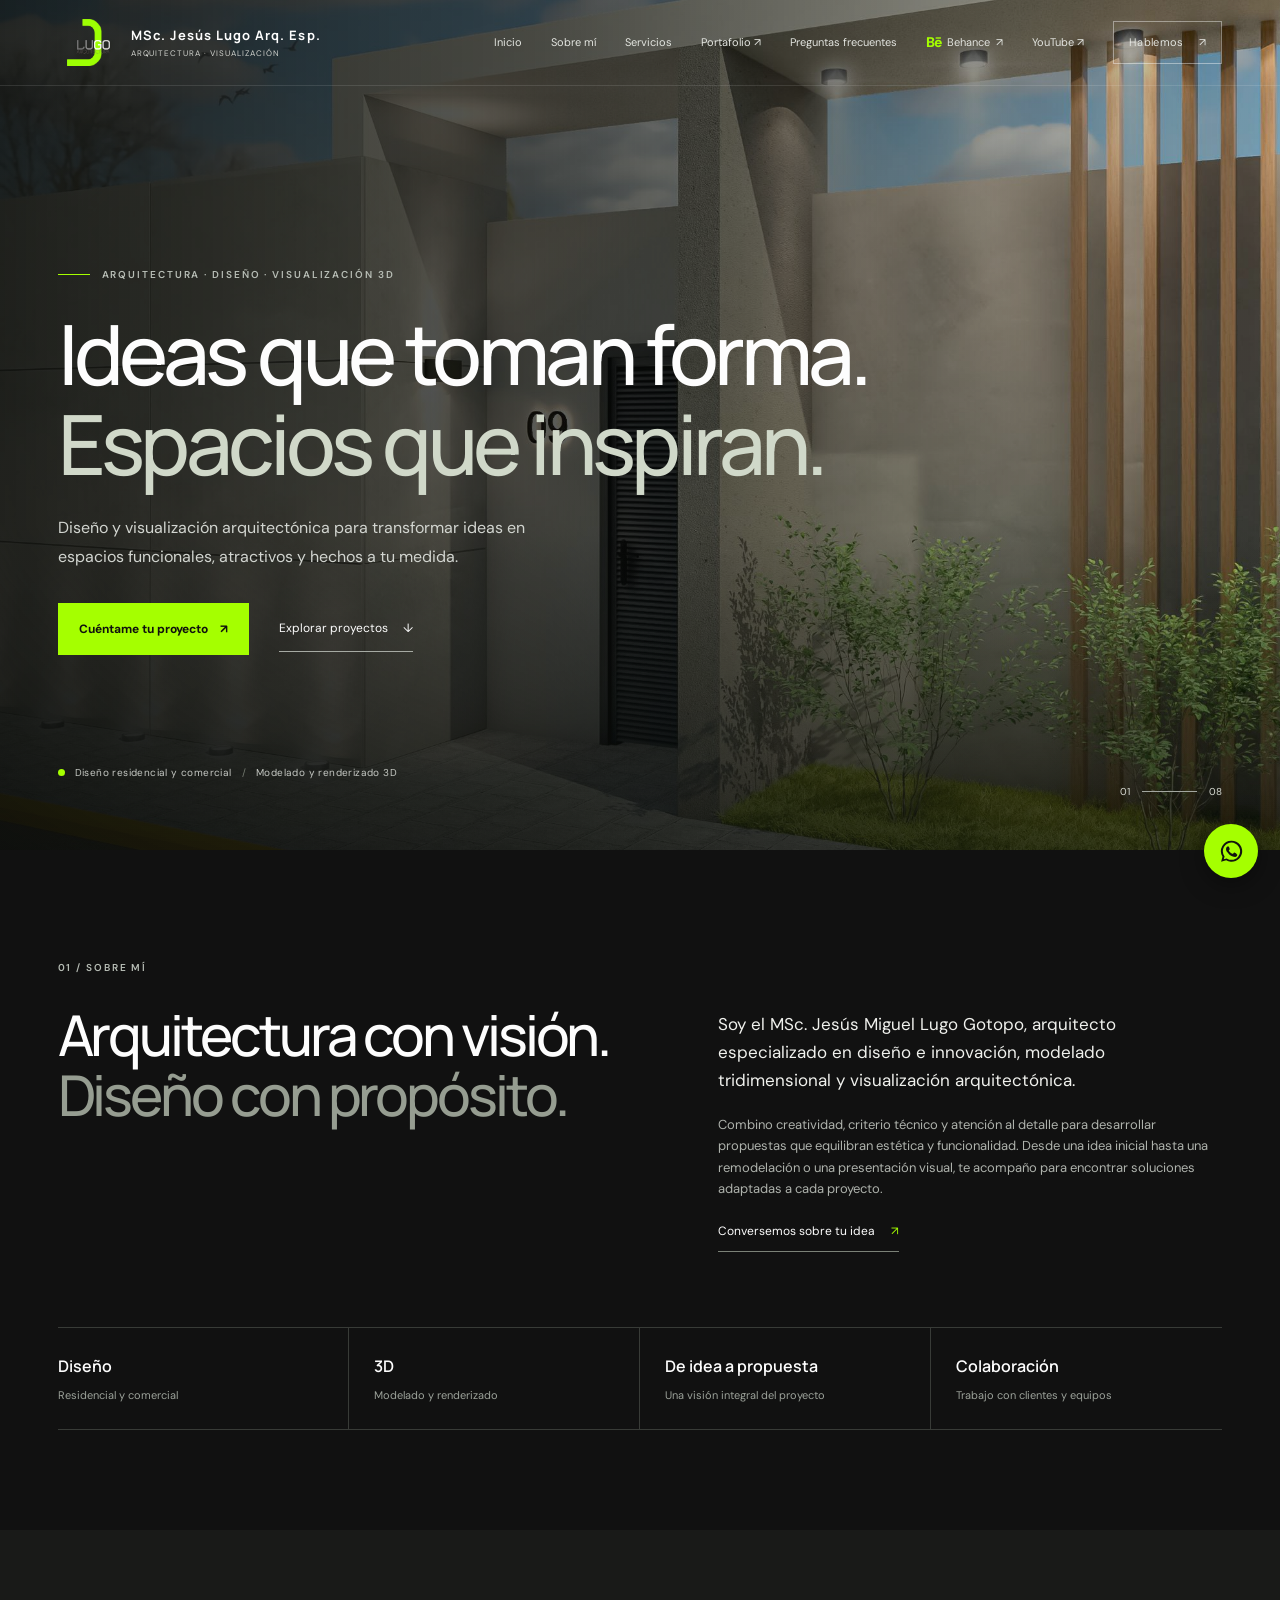
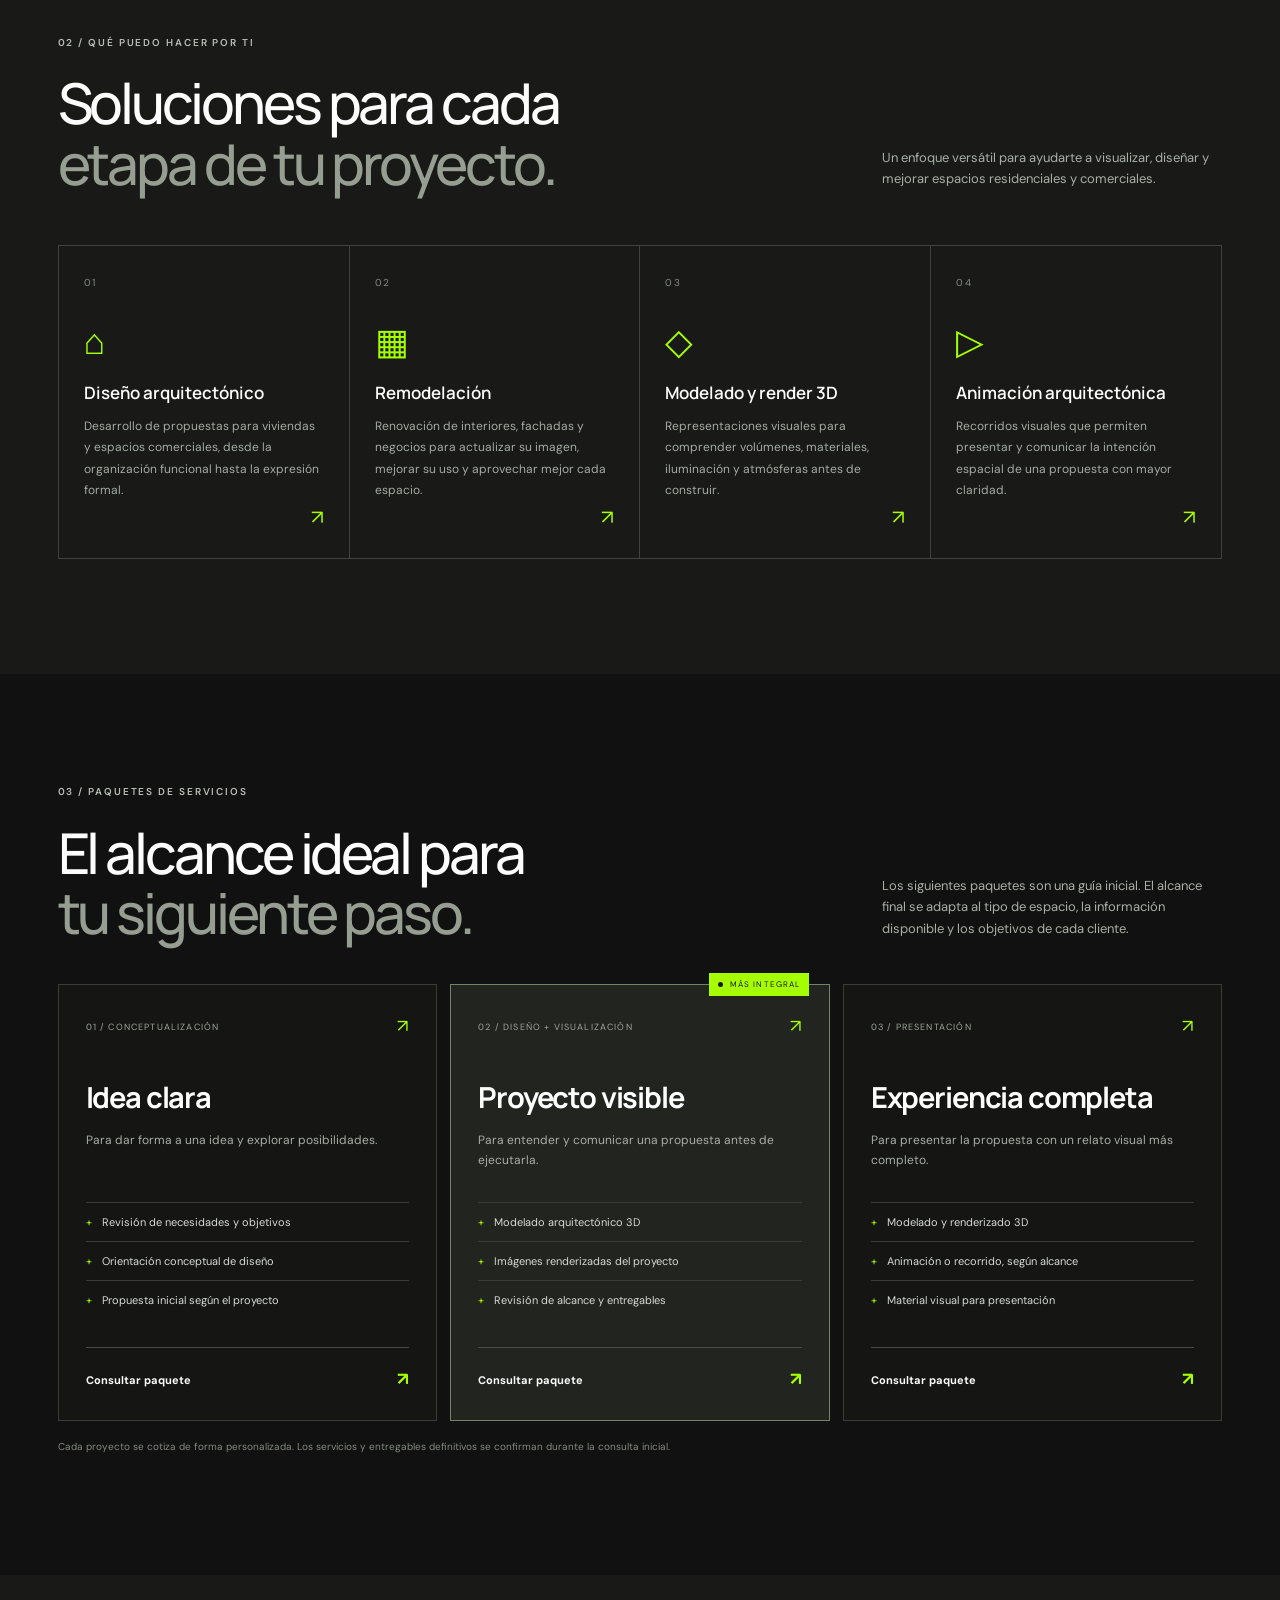
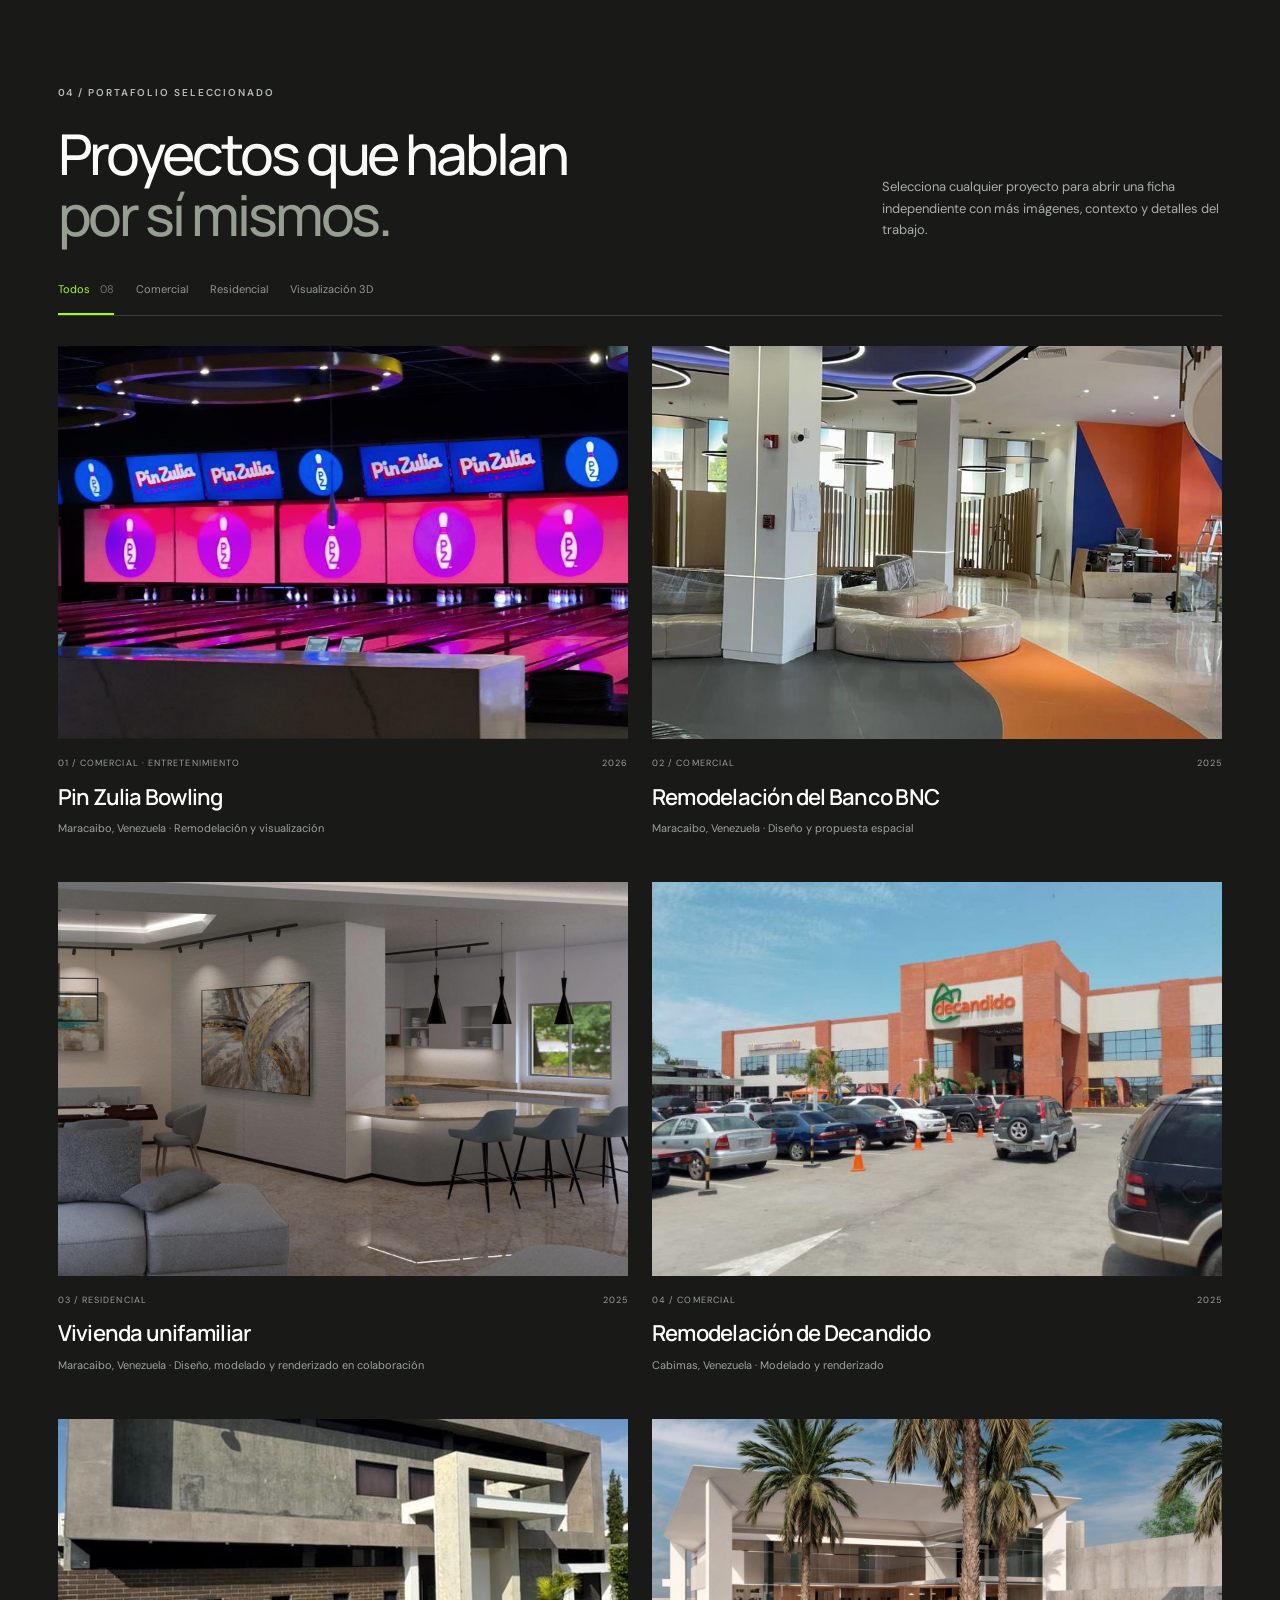
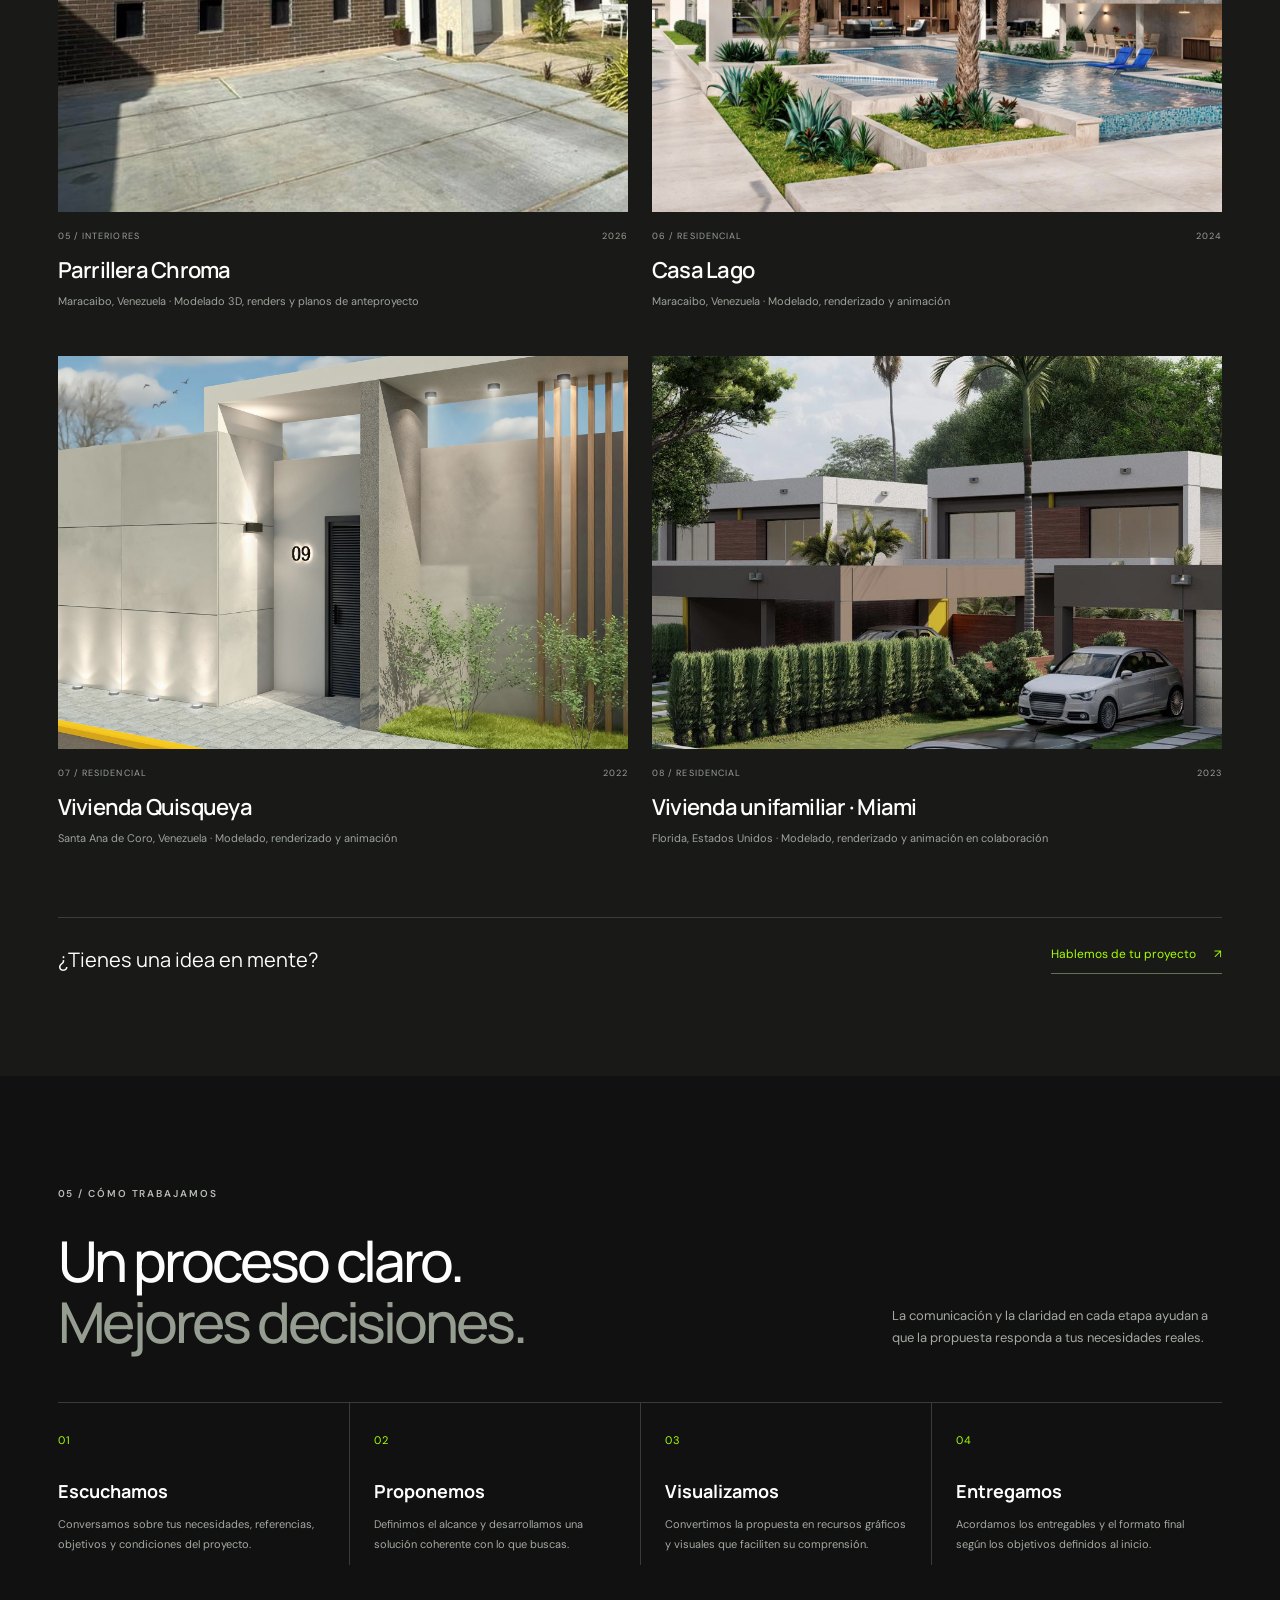
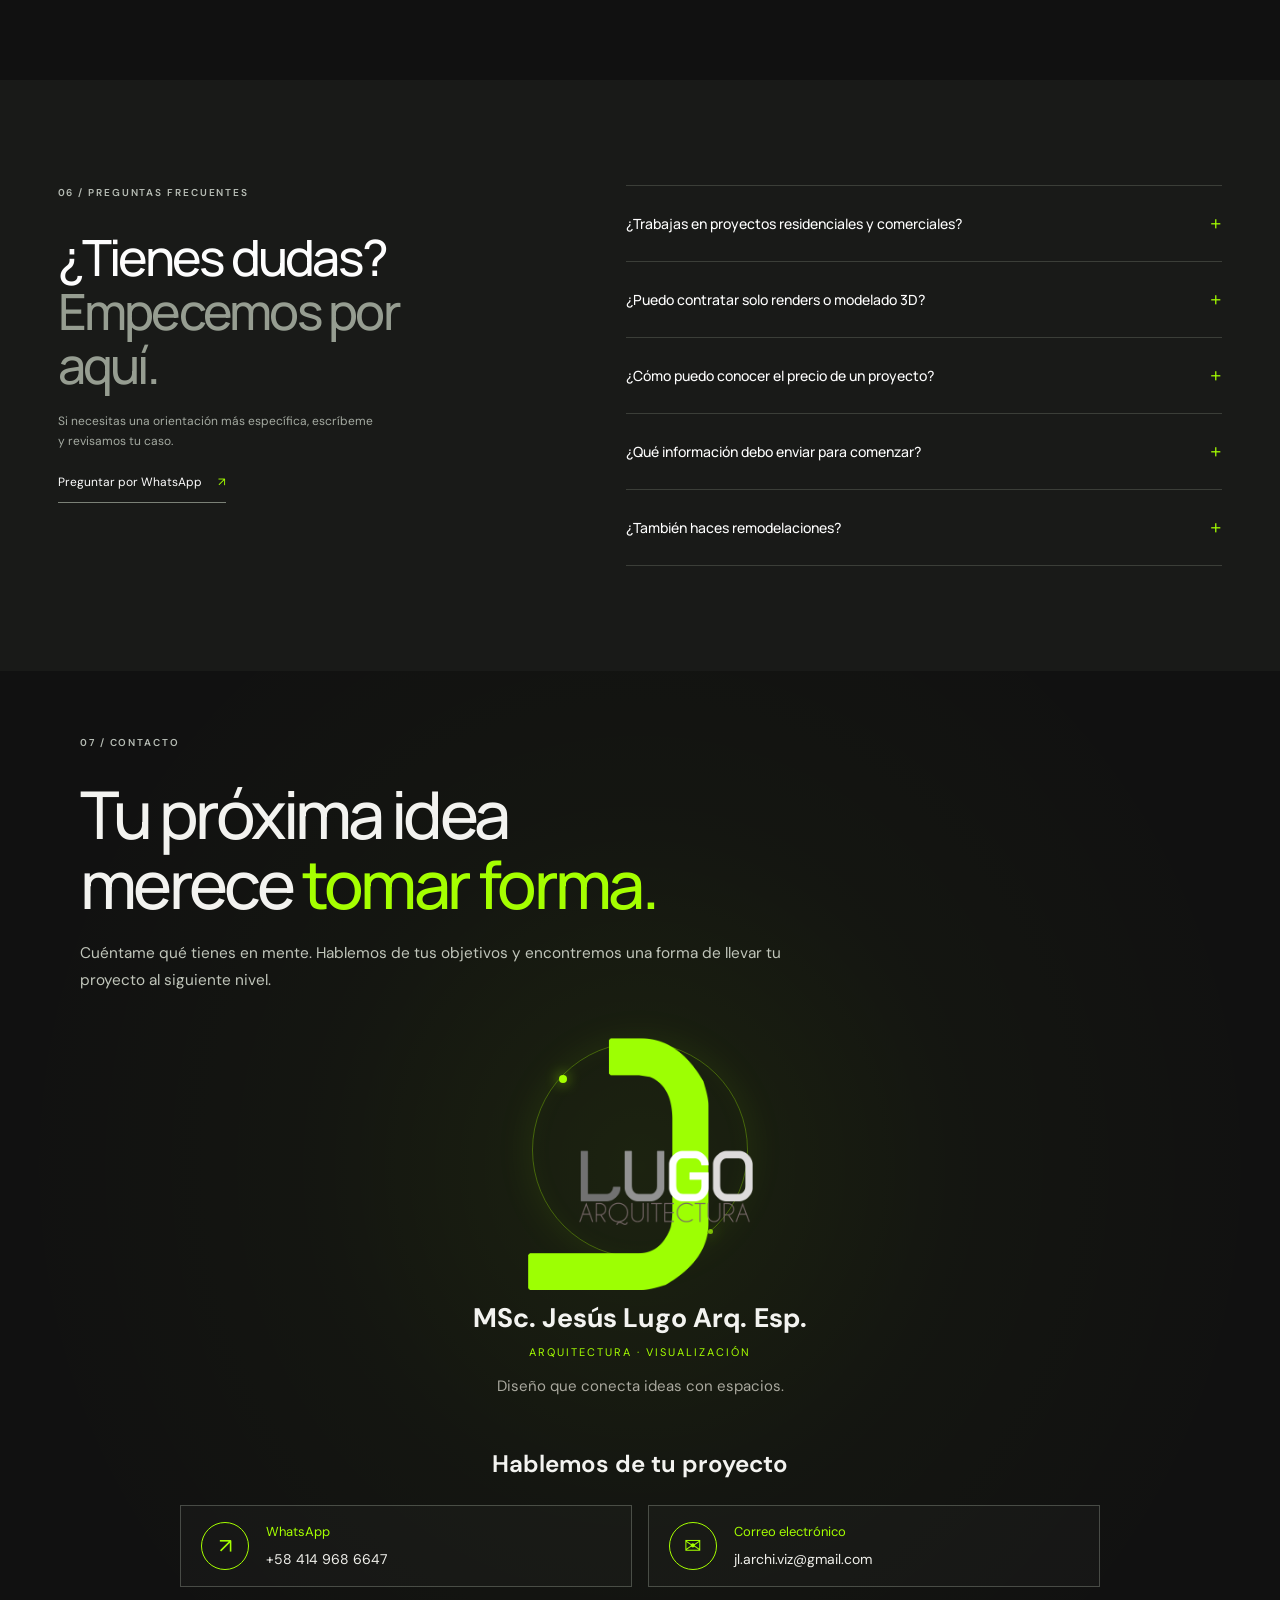
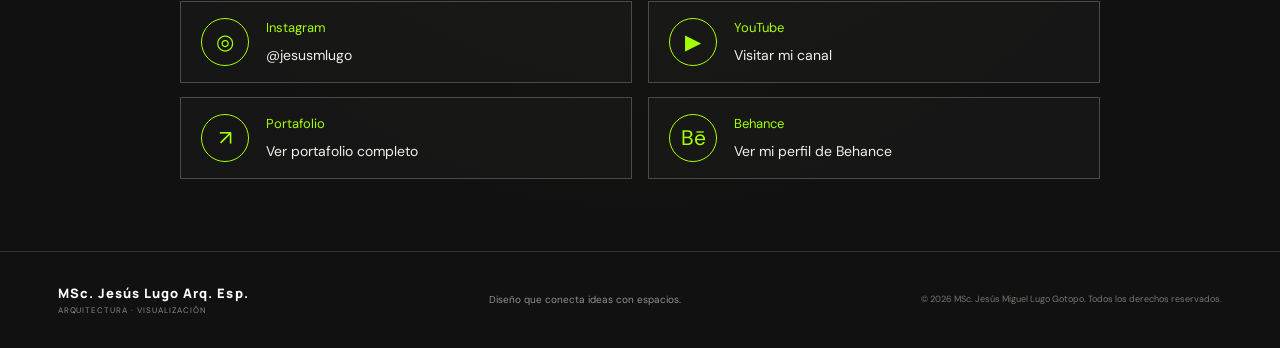
<file: index.html>
<!doctype html>
<html lang="es">
<head>
  <meta charset="utf-8">
  <meta name="viewport" content="width=device-width, initial-scale=1">
  <meta name="theme-color" content="#111111">
  <meta name="description" content="MSc. Jesús Miguel Lugo Gotopo, arquitecto especializado en diseño, remodelación, modelado 3D, renderizado y animación arquitectónica.">
  <title>MSc. Jesús Lugo Arq. Esp. | Arquitectura, diseño y visualización</title>
  <link rel="preconnect" href="https://fonts.googleapis.com">
  <link rel="preconnect" href="https://fonts.gstatic.com" crossorigin>
  <link href="https://fonts.googleapis.com/css2?family=DM+Sans:wght@400;500;600;700&family=Manrope:wght@400;500;600;700;800&display=swap" rel="stylesheet">
  <link rel="stylesheet" href="styles.css">
<style id="fix-separacion-logo-identidad">
/* Ajuste solicitado: separar visualmente el logo del nombre y evitar solapamientos */
.unified-contact .logo-outro-brand {
  display: flex !important;
  flex-direction: column !important;
  align-items: center !important;
  justify-content: flex-start !important;
  gap: 30px !important;
  text-align: center !important;
}
.unified-contact .logo-outro-emblem {
  width: clamp(180px, 19vw, 225px) !important;
  height: clamp(180px, 19vw, 225px) !important;
  flex: 0 0 auto !important;
  margin: 0 auto 6px !important;
  overflow: visible !important;
}
.unified-contact .logo-outro-mark {
  width: 100% !important;
  height: 100% !important;
  max-width: 100% !important;
  max-height: 100% !important;
  object-fit: contain !important;
}
.unified-contact .logo-outro-identity {
  position: relative !important;
  z-index: 3 !important;
  width: 100% !important;
  max-width: 650px !important;
  margin: 0 !important;
  padding-top: 2px !important;
  text-align: center !important;
}
@media (max-width: 620px) {
  .unified-contact .logo-outro-brand { gap: 26px !important; }
  .unified-contact .logo-outro-emblem {
    width: 175px !important;
    height: 175px !important;
    margin-bottom: 5px !important;
  }
}
</style>
</head>
<body>
  <header class="site-header">
    <a class="brand" href="#inicio" aria-label="MSc. Jesús Lugo Arq. Esp., inicio"><span class="logo-wrap"><img src="assets/logo-lugo.png" alt="Logo Lugo Arquitectura"></span><span class="brand-copy"><strong>MSc. Jesús Lugo Arq. Esp.</strong><small>ARQUITECTURA · VISUALIZACIÓN</small></span></a>
    <button class="menu-toggle" aria-label="Abrir menú" aria-expanded="false"><span></span><span></span></button>
    <nav class="nav" aria-label="Navegación principal">
      <a href="#inicio">Inicio</a><a href="#sobre-mi">Sobre mí</a><a href="#servicios">Servicios</a><a href="https://heyzine.com/flip-book/7fd72b0650.html#page/1" target="_blank" rel="noopener noreferrer">Portafolio <span>↗</span></a><a href="#faq">Preguntas frecuentes</a><a class="behance-link" href="https://www.behance.net/jesuslugo3" target="_blank" rel="noopener noreferrer" aria-label="Behance, abrir perfil en una pestaña nueva"><span class="behance-mark" aria-hidden="true">Bē</span> Behance <span>↗</span></a><a href="https://www.youtube.com/@MSc.Jes%C3%BAsLugo" target="_blank" rel="noopener noreferrer">YouTube <span>↗</span></a><a class="nav-cta" href="https://wa.me/584149686647?text=Hola%20Jes%C3%BAs%2C%20quisiera%20informaci%C3%B3n%20sobre%20tus%20servicios." target="_blank" rel="noopener">Hablemos <span>↗</span></a>
    </nav>
  </header>

  <main>
    <section class="hero" id="inicio">
      <div class="hero-image"></div><div class="hero-shade"></div>
      <div class="hero-content wrap">
        <p class="eyebrow"><span class="eyebrow-line"></span> ARQUITECTURA · DISEÑO · VISUALIZACIÓN 3D</p>
        <h1>Ideas que toman forma.<br><em>Espacios que inspiran.</em></h1>
        <p class="hero-text">Diseño y visualización arquitectónica para transformar ideas en espacios funcionales, atractivos y hechos a tu medida.</p>
        <div class="hero-actions"><a class="button button-green" href="https://wa.me/584149686647?text=Hola%20Jes%C3%BAs%2C%20quiero%20conversar%20sobre%20un%20proyecto." target="_blank" rel="noopener">Cuéntame tu proyecto <span>↗</span></a><a class="text-link" href="#proyectos">Explorar proyectos <span>↓</span></a></div>
        <div class="hero-note"><span class="note-dot"></span> Diseño residencial y comercial <span class="note-separator">/</span> Modelado y renderizado 3D</div>
      </div>
      <div class="hero-index"><span>01</span><span class="index-line"></span><span>08</span></div>
    </section>

    <section class="intro-section wrap" id="sobre-mi">
      <div class="section-kicker">01 / SOBRE MÍ</div>
      <div class="intro-grid">
        <div><h2>Arquitectura con visión.<br><span>Diseño con propósito.</span></h2></div>
        <div class="intro-copy"><p class="lead">Soy el MSc. Jesús Miguel Lugo Gotopo, arquitecto especializado en diseño e innovación, modelado tridimensional y visualización arquitectónica.</p><p>Combino creatividad, criterio técnico y atención al detalle para desarrollar propuestas que equilibran estética y funcionalidad. Desde una idea inicial hasta una remodelación o una presentación visual, te acompaño para encontrar soluciones adaptadas a cada proyecto.</p><a class="underlined-link" href="#contacto">Conversemos sobre tu idea <span>↗</span></a></div>
      </div>
      <div class="stats-row"><div><strong>Diseño</strong><span>Residencial y comercial</span></div><div><strong>3D</strong><span>Modelado y renderizado</span></div><div><strong>De idea a propuesta</strong><span>Una visión integral del proyecto</span></div><div><strong>Colaboración</strong><span>Trabajo con clientes y equipos</span></div></div>
    </section>

    <section class="services-section" id="servicios"><div class="wrap">
      <div class="section-heading"><div><div class="section-kicker">02 / QUÉ PUEDO HACER POR TI</div><h2>Soluciones para cada<br><span>etapa de tu proyecto.</span></h2></div><p>Un enfoque versátil para ayudarte a visualizar, diseñar y mejorar espacios residenciales y comerciales.</p></div>
      <div class="service-grid">
        <article class="service-card"><span class="service-number">01</span><div class="service-icon">⌂</div><h3>Diseño arquitectónico</h3><p>Desarrollo de propuestas para viviendas y espacios comerciales, desde la organización funcional hasta la expresión formal.</p><a href="#contacto" aria-label="Consultar sobre diseño arquitectónico">↗</a></article>
        <article class="service-card"><span class="service-number">02</span><div class="service-icon">▦</div><h3>Remodelación</h3><p>Renovación de interiores, fachadas y negocios para actualizar su imagen, mejorar su uso y aprovechar mejor cada espacio.</p><a href="#contacto" aria-label="Consultar sobre remodelación">↗</a></article>
        <article class="service-card"><span class="service-number">03</span><div class="service-icon">◇</div><h3>Modelado y render 3D</h3><p>Representaciones visuales para comprender volúmenes, materiales, iluminación y atmósferas antes de construir.</p><a href="#contacto" aria-label="Consultar sobre modelado y renderizado">↗</a></article>
        <article class="service-card"><span class="service-number">04</span><div class="service-icon">▷</div><h3>Animación arquitectónica</h3><p>Recorridos visuales que permiten presentar y comunicar la intención espacial de una propuesta con mayor claridad.</p><a href="#contacto" aria-label="Consultar sobre animación arquitectónica">↗</a></article>
      </div>
    </div></section>

    <section class="packages-section wrap" id="paquetes">
      <div class="section-kicker">03 / PAQUETES DE SERVICIOS</div><div class="section-heading packages-heading"><div><h2>El alcance ideal para<br><span>tu siguiente paso.</span></h2></div><p>Los siguientes paquetes son una guía inicial. El alcance final se adapta al tipo de espacio, la información disponible y los objetivos de cada cliente.</p></div>
      <div class="package-grid">
        <article class="package-card"><div class="package-top"><span>01 / CONCEPTUALIZACIÓN</span><span class="package-symbol">↗</span></div><h3>Idea clara</h3><p class="package-desc">Para dar forma a una idea y explorar posibilidades.</p><ul><li>Revisión de necesidades y objetivos</li><li>Orientación conceptual de diseño</li><li>Propuesta inicial según el proyecto</li></ul><a class="package-link" href="https://wa.me/584149686647?text=Hola%20Jes%C3%BAs%2C%20me%20interesa%20el%20paquete%20Idea%20clara." target="_blank" rel="noopener">Consultar paquete <span>↗</span></a></article>
        <article class="package-card package-featured"><div class="featured-label"><span class="note-dot"></span> MÁS INTEGRAL</div><div class="package-top"><span>02 / DISEÑO + VISUALIZACIÓN</span><span class="package-symbol">↗</span></div><h3>Proyecto visible</h3><p class="package-desc">Para entender y comunicar una propuesta antes de ejecutarla.</p><ul><li>Modelado arquitectónico 3D</li><li>Imágenes renderizadas del proyecto</li><li>Revisión de alcance y entregables</li></ul><a class="package-link" href="https://wa.me/584149686647?text=Hola%20Jes%C3%BAs%2C%20me%20interesa%20el%20paquete%20Proyecto%20visible." target="_blank" rel="noopener">Consultar paquete <span>↗</span></a></article>
        <article class="package-card"><div class="package-top"><span>03 / PRESENTACIÓN</span><span class="package-symbol">↗</span></div><h3>Experiencia completa</h3><p class="package-desc">Para presentar la propuesta con un relato visual más completo.</p><ul><li>Modelado y renderizado 3D</li><li>Animación o recorrido, según alcance</li><li>Material visual para presentación</li></ul><a class="package-link" href="https://wa.me/584149686647?text=Hola%20Jes%C3%BAs%2C%20me%20interesa%20el%20paquete%20Experiencia%20completa." target="_blank" rel="noopener">Consultar paquete <span>↗</span></a></article>
      </div><p class="package-footnote">Cada proyecto se cotiza de forma personalizada. Los servicios y entregables definitivos se confirman durante la consulta inicial.</p>
    </section>

    <section class="projects-section" id="proyectos"><div class="wrap"><div class="projects-head"><div><div class="section-kicker">04 / PORTAFOLIO SELECCIONADO</div><h2>Proyectos que hablan<br><span>por sí mismos.</span></h2></div><p>Selecciona cualquier proyecto para abrir una ficha independiente con más imágenes, contexto y detalles del trabajo.</p></div>
      <div class="project-filters" role="group" aria-label="Filtrar proyectos"><button class="filter active" data-filter="todos">Todos <span>08</span></button><button class="filter" data-filter="comercial">Comercial</button><button class="filter" data-filter="residencial">Residencial</button><button class="filter" data-filter="visualizacion">Visualización 3D</button></div>
      <div class="project-grid">
        <article class="project-card project-large" data-category="comercial visualizacion"><a class="project-image" href="proyectos/pin-zulia-bowling.html" target="_blank" rel="noopener noreferrer" aria-label="Ver más imágenes de Pin Zulia Bowling"><img src="assets/pin-zulia-bowling.jpg" alt="Interior del proyecto Pin Zulia Bowling" loading="lazy"><span class="image-arrow">↗</span></a><div class="project-meta"><span>01 / COMERCIAL · ENTRETENIMIENTO</span><span>2026</span></div><h3>Pin Zulia Bowling</h3><p>Maracaibo, Venezuela · Remodelación y visualización</p></article>
        <article class="project-card" data-category="comercial visualizacion"><a class="project-image" href="proyectos/banco-bnc.html" target="_blank" rel="noopener noreferrer" aria-label="Ver más imágenes de Remodelación del Banco BNC"><img src="assets/banco-bnc.jpg" alt="Propuesta interior para remodelación del Banco BNC" loading="lazy"><span class="image-arrow">↗</span></a><div class="project-meta"><span>02 / COMERCIAL</span><span>2025</span></div><h3>Remodelación del Banco BNC</h3><p>Maracaibo, Venezuela · Diseño y propuesta espacial</p></article>
        <article class="project-card" data-category="residencial visualizacion"><a class="project-image" href="proyectos/vivienda-unifamiliar.html" target="_blank" rel="noopener noreferrer" aria-label="Ver más imágenes de Vivienda unifamiliar"><img src="assets/vivienda-interior.jpg" alt="Visualización interior de vivienda contemporánea" loading="lazy"><span class="image-arrow">↗</span></a><div class="project-meta"><span>03 / RESIDENCIAL</span><span>2025</span></div><h3>Vivienda unifamiliar</h3><p>Maracaibo, Venezuela · Diseño, modelado y renderizado en colaboración</p></article>
        <article class="project-card" data-category="comercial visualizacion"><a class="project-image" href="proyectos/decandido.html" target="_blank" rel="noopener noreferrer" aria-label="Ver más imágenes de Remodelación de Decandido"><img src="assets/decandido.jpg" alt="Propuesta arquitectónica para Decandido de Cabimas" loading="lazy"><span class="image-arrow">↗</span></a><div class="project-meta"><span>04 / COMERCIAL</span><span>2025</span></div><h3>Remodelación de Decandido</h3><p>Cabimas, Venezuela · Modelado y renderizado</p></article>
        <article class="project-card" data-category="comercial visualizacion"><a class="project-image" href="proyectos/parrillera-chroma.html" target="_blank" rel="noopener noreferrer" aria-label="Ver más imágenes de Parrillera Chroma"><img src="assets/parrillera-chroma.jpg" alt="Propuesta de diseño de parrillera Chroma" loading="lazy"><span class="image-arrow">↗</span></a><div class="project-meta"><span>05 / INTERIORES</span><span>2026</span></div><h3>Parrillera Chroma</h3><p>Maracaibo, Venezuela · Modelado 3D, renders y planos de anteproyecto</p></article>
        <article class="project-card" data-category="residencial visualizacion"><a class="project-image" href="proyectos/casa-lago.html" target="_blank" rel="noopener noreferrer" aria-label="Ver más imágenes de Casa Lago"><img src="assets/casa-lago.jpg" alt="Visualización arquitectónica de Casa Lago" loading="lazy"><span class="image-arrow">↗</span></a><div class="project-meta"><span>06 / RESIDENCIAL</span><span>2024</span></div><h3>Casa Lago</h3><p>Maracaibo, Venezuela · Modelado, renderizado y animación</p></article>
        <article class="project-card" data-category="residencial visualizacion"><a class="project-image" href="proyectos/vivienda-quisqueya.html" target="_blank" rel="noopener noreferrer" aria-label="Ver más imágenes de Vivienda Quisqueya"><img src="assets/vivienda-quisqueya.jpg" alt="Visualización de vivienda unifamiliar Quisqueya" loading="lazy"><span class="image-arrow">↗</span></a><div class="project-meta"><span>07 / RESIDENCIAL</span><span>2022</span></div><h3>Vivienda Quisqueya</h3><p>Santa Ana de Coro, Venezuela · Modelado, renderizado y animación</p></article>
        <article class="project-card" data-category="residencial visualizacion"><a class="project-image" href="proyectos/vivienda-miami.html" target="_blank" rel="noopener noreferrer" aria-label="Ver más imágenes de Vivienda unifamiliar · Miami"><img src="assets/vivienda-miami.jpg" alt="Visualización de vivienda unifamiliar en Miami" loading="lazy"><span class="image-arrow">↗</span></a><div class="project-meta"><span>08 / RESIDENCIAL</span><span>2023</span></div><h3>Vivienda unifamiliar · Miami</h3><p>Florida, Estados Unidos · Modelado, renderizado y animación en colaboración</p></article>
      </div>
      <div class="portfolio-note"><span>¿Tienes una idea en mente?</span><a href="https://wa.me/584149686647?text=Hola%20Jes%C3%BAs%2C%20vi%20tu%20portafolio%20y%20quiero%20consultarte%20sobre%20un%20proyecto." target="_blank" rel="noopener">Hablemos de tu proyecto <span>↗</span></a></div>
    </div></section>

    <section class="process-section wrap"><div class="section-kicker">05 / CÓMO TRABAJAMOS</div><div class="process-heading"><h2>Un proceso claro.<br><span>Mejores decisiones.</span></h2><p>La comunicación y la claridad en cada etapa ayudan a que la propuesta responda a tus necesidades reales.</p></div><div class="process-grid"><article><span>01</span><h3>Escuchamos</h3><p>Conversamos sobre tus necesidades, referencias, objetivos y condiciones del proyecto.</p></article><article><span>02</span><h3>Proponemos</h3><p>Definimos el alcance y desarrollamos una solución coherente con lo que buscas.</p></article><article><span>03</span><h3>Visualizamos</h3><p>Convertimos la propuesta en recursos gráficos y visuales que faciliten su comprensión.</p></article><article><span>04</span><h3>Entregamos</h3><p>Acordamos los entregables y el formato final según los objetivos definidos al inicio.</p></article></div></section>

    <section class="faq-section" id="faq"><div class="wrap faq-layout"><div><div class="section-kicker">06 / PREGUNTAS FRECUENTES</div><h2>¿Tienes dudas?<br><span>Empecemos por aquí.</span></h2><p>Si necesitas una orientación más específica, escríbeme y revisamos tu caso.</p><a class="underlined-link" href="https://wa.me/584149686647?text=Hola%20Jes%C3%BAs%2C%20tengo%20una%20consulta%20sobre%20tus%20servicios." target="_blank" rel="noopener">Preguntar por WhatsApp <span>↗</span></a></div><div class="faq-list">
      <details><summary>¿Trabajas en proyectos residenciales y comerciales?<span>+</span></summary><p>Sí. Mi experiencia incluye propuestas de vivienda, remodelaciones comerciales, interiores y proyectos de entretenimiento.</p></details>
      <details><summary>¿Puedo contratar solo renders o modelado 3D?<span>+</span></summary><p>Sí. Podemos conversar sobre un servicio específico de modelado, renderizado o animación, según la información y los archivos disponibles.</p></details>
      <details><summary>¿Cómo puedo conocer el precio de un proyecto?<span>+</span></summary><p>La cotización depende del tipo de proyecto, su complejidad, el alcance y los entregables. Escríbeme con una breve descripción para revisar tus necesidades.</p></details>
      <details><summary>¿Qué información debo enviar para comenzar?<span>+</span></summary><p>Si los tienes, puedes compartir medidas, planos existentes, fotografías, referencias visuales, ubicación y una idea de lo que deseas lograr.</p></details>
      <details><summary>¿También haces remodelaciones?<span>+</span></summary><p>Sí. Puedo colaborar en propuestas para renovar viviendas, fachadas, interiores y locales comerciales. El alcance técnico de cada encargo se define en la consulta inicial.</p></details>
    </div></div></section>

    
  </main>

  <section class="logo-outro unified-contact" id="contacto" aria-label="Contacto de Jesús Lugo">
    <div class="logo-outro-inner">
      <div class="unified-contact-intro">
        <div class="section-kicker">07 / CONTACTO</div>
        <h2>Tu próxima idea<br>merece <em>tomar forma.</em></h2>
        <p>Cuéntame qué tienes en mente. Hablemos de tus objetivos y encontremos una forma de llevar tu proyecto al siguiente nivel.</p>
      </div>
      <div class="logo-outro-brand">
        <div class="logo-outro-emblem">
          <div class="logo-outro-orbit" aria-hidden="true"></div>
          <img class="logo-outro-mark" src="assets/logo-lugo.png" alt="Logo original de Jesús Lugo" loading="lazy">
        </div>
        <div class="logo-outro-identity">
          <p class="logo-outro-name">MSc. Jesús Lugo Arq. Esp.</p>
          <span class="logo-outro-subtitle">ARQUITECTURA · VISUALIZACIÓN</span>
          <p class="logo-outro-tagline">Diseño que conecta ideas con espacios.</p>
        </div>
      </div>
      <div class="logo-outro-contact">
        <p class="logo-outro-contact-title">Hablemos de tu proyecto</p>
        <a href="https://wa.me/584149686647?text=Hola%20Jes%C3%BAs%2C%20quisiera%20informaci%C3%B3n%20sobre%20tus%20servicios." target="_blank" rel="noopener noreferrer"><span class="contact-symbol">↗</span><span><small>WhatsApp</small>+58 414 968 6647</span></a>
        <a href="mailto:jl.archi.viz@gmail.com"><span class="contact-symbol">✉</span><span><small>Correo electrónico</small>jl.archi.viz@gmail.com</span></a>
        <a href="https://www.instagram.com/jesusmlugo/" target="_blank" rel="noopener noreferrer"><span class="contact-symbol">◎</span><span><small>Instagram</small>@jesusmlugo</span></a>
        <a href="https://www.youtube.com/@MSc.Jes%C3%BAsLugo" target="_blank" rel="noopener noreferrer"><span class="contact-symbol">▶</span><span><small>YouTube</small>Visitar mi canal</span></a>
        <a href="https://heyzine.com/flip-book/7fd72b0650.html#page/1" target="_blank" rel="noopener noreferrer"><span class="contact-symbol">↗</span><span><small>Portafolio</small>Ver portafolio completo</span></a>
        <a href="https://www.behance.net/jesuslugo3" target="_blank" rel="noopener noreferrer" aria-label="Visitar perfil de Behance de Jesús Lugo"><span class="contact-symbol">Bē</span><span><small>Behance</small>Ver mi perfil de Behance</span></a>
      </div>
    </div>
  </section>
  <footer class="footer"><div class="wrap footer-inner"><a class="footer-brand" href="#inicio">MSc. Jesús Lugo Arq. Esp.<span>ARQUITECTURA · VISUALIZACIÓN</span></a><p>Diseño que conecta ideas con espacios.</p><span class="copyright">© <span id="year"></span> MSc. Jesús Miguel Lugo Gotopo. Todos los derechos reservados.</span></div></footer>
  <a class="whatsapp-float" href="https://wa.me/584149686647?text=Hola%20Jes%C3%BAs%2C%20quisiera%20informaci%C3%B3n%20sobre%20tus%20servicios." aria-label="Contactar por WhatsApp" target="_blank" rel="noopener"><svg viewBox="0 0 32 32" aria-hidden="true"><path d="M16 3.2A12.5 12.5 0 0 0 5.3 22.2L3.7 28l6-1.6A12.5 12.5 0 1 0 16 3.2Zm0 22.7a10.2 10.2 0 0 1-5.2-1.4l-.4-.2-3.6 1 1-3.5-.3-.4A10.2 10.2 0 1 1 16 25.9Zm5.6-7.6c-.3-.2-1.8-.9-2.1-1s-.5-.2-.7.2-.8 1-1 1.2-.4.2-.7.1a8.3 8.3 0 0 1-2.5-1.5 9.2 9.2 0 0 1-1.7-2.1c-.2-.3 0-.5.1-.6l.5-.6c.2-.2.2-.4.3-.6s0-.4 0-.6-.7-1.7-.9-2.3-.5-.5-.7-.5h-.6c-.2 0-.6.1-.9.4s-1.2 1.2-1.2 2.8 1.2 3.2 1.4 3.4 2.4 3.7 5.8 5.1c.8.3 1.4.5 1.9.6.8.2 1.5.2 2 .1.6-.1 1.8-.7 2-1.4s.3-1.3.2-1.4-.3-.2-.6-.4Z"/></svg></a>
  <script src="script.js"></script>

<style>
/* Visor de imágenes con navegación por flechas */
.jl-lightbox { display:none; position:fixed; inset:0; z-index:99999; background:rgba(8,9,8,.94); align-items:center; justify-content:center; padding:4.5rem 4rem 3rem; box-sizing:border-box; }
.jl-lightbox.is-open { display:flex; }
.jl-lightbox-figure { margin:0; max-width:min(88vw,1400px); max-height:82vh; display:flex; flex-direction:column; align-items:center; gap:.75rem; }
.jl-lightbox-image { display:block; max-width:100%; max-height:76vh; width:auto; height:auto; object-fit:contain; box-shadow:0 12px 50px rgba(0,0,0,.3); }
.jl-lightbox-caption { color:#eee; font:500 .9rem/1.5 system-ui,sans-serif; text-align:center; }
.jl-lightbox-count { position:absolute; bottom:1rem; left:50%; transform:translateX(-50%); color:#ddd; font:500 .8rem system-ui,sans-serif; }
.jl-lightbox-close,.jl-lightbox-prev,.jl-lightbox-next { position:absolute; border:1px solid rgba(255,255,255,.32); background:rgba(25,25,25,.65); color:#fff; cursor:pointer; display:grid; place-items:center; border-radius:50%; width:48px; height:48px; font:300 2rem/1 system-ui,sans-serif; transition:background .2s, transform .2s; }
.jl-lightbox-close:hover,.jl-lightbox-prev:hover,.jl-lightbox-next:hover { background:rgba(165,255,0,.9); color:#111; }
.jl-lightbox-close { top:1.25rem; right:1.5rem; font-size:2rem; }
.jl-lightbox-prev { left:1.25rem; top:50%; transform:translateY(-50%); }
.jl-lightbox-next { right:1.25rem; top:50%; transform:translateY(-50%); }
.jl-lightbox button:disabled { opacity:.35; cursor:default; }
body.jl-lightbox-open { overflow:hidden; }
@media(max-width:640px) {
 .jl-lightbox { padding:4rem .75rem 3.5rem; }
 .jl-lightbox-figure { max-width:100%; max-height:80vh; }
 .jl-lightbox-image { max-width:100%; max-height:70vh; }
 .jl-lightbox-prev,.jl-lightbox-next { width:40px; height:40px; font-size:1.7rem; }
 .jl-lightbox-prev { left:.4rem; }
 .jl-lightbox-next { right:.4rem; }
 .jl-lightbox-close { top:.6rem; right:.7rem; }
}



/* Composición final: marca centrada arriba, contactos centrados debajo */
.logo-outro {
  position: relative;
  padding: clamp(44px, 6vw, 76px) clamp(20px, 5vw, 64px) clamp(48px, 6vw, 72px);
  overflow: hidden;
  isolation: isolate;
  background: radial-gradient(ellipse at 50% 18%, rgba(165,255,0,.09) 0%, rgba(165,255,0,.025) 32%, transparent 68%);
  border-top: 1px solid rgba(255,255,255,.08);
}
.logo-outro-inner {
  width: min(1120px, 100%);
  margin: 0 auto;
  display: flex;
  flex-direction: column;
  align-items: center;
  gap: clamp(34px, 4.5vw, 54px);
}
.logo-outro-brand {
  display: flex;
  align-items: center;
  justify-content: center;
  gap: clamp(22px, 4vw, 42px);
  text-align: left;
}
.logo-outro-emblem {
  width: clamp(140px, 17vw, 205px);
  height: clamp(140px, 17vw, 205px);
  flex: 0 0 auto;
  position: relative;
  display: grid;
  place-items: center;
}
.logo-outro-mark {
  position: relative;
  z-index: 2;
  display: block;
  width: 100%;
  height: 100%;
  object-fit: contain;
  object-position: center;
  animation: jl-logo-float 3.6s ease-in-out infinite, jl-logo-glow 3.6s ease-in-out infinite;
}
.logo-outro-orbit {
  position: absolute;
  z-index: 1;
  inset: 2%;
  border: 1px solid rgba(165,255,0,.32);
  border-radius: 50%;
  box-shadow: 0 0 42px rgba(165,255,0,.08), inset 0 0 24px rgba(165,255,0,.04);
  animation: jl-orbit-turn 16s linear infinite;
}
.logo-outro-orbit::before,
.logo-outro-orbit::after {
  content: "";
  position: absolute;
  width: 8px;
  height: 8px;
  border-radius: 50%;
  background: #a5ff00;
  box-shadow: 0 0 13px rgba(165,255,0,.8);
}
.logo-outro-orbit::before { top: 15%; left: 12%; }
.logo-outro-orbit::after { bottom: 11%; right: 16%; width: 5px; height: 5px; opacity: .7; }
.logo-outro-identity { min-width: 0; max-width: 430px; }
.logo-outro-name {
  margin: 0 0 9px;
  color: #f3f3f0;
  font-size: clamp(19px, 2.1vw, 28px);
  line-height: 1.3;
  font-weight: 750;
  letter-spacing: .035em;
}
.logo-outro-subtitle {
  display: block;
  color: #a5ff00;
  font-size: 10px;
  line-height: 1.6;
  letter-spacing: .13em;
}
.logo-outro-tagline {
  margin: 16px 0 0;
  color: #aaa99f;
  font-size: 14px;
  line-height: 1.7;
}
.logo-outro-contact {
  width: min(800px, 100%);
  display: grid;
  grid-template-columns: repeat(2, minmax(0, 1fr));
  gap: 12px;
}
.logo-outro-contact-title {
  grid-column: 1 / -1;
  text-align: center;
  color: #f3f3f0;
  font-size: 20px;
  font-weight: 650;
  margin: 0 0 8px;
}
.logo-outro-contact a {
  display: flex;
  align-items: center;
  gap: 13px;
  min-width: 0;
  padding: 16px 18px;
  color: #f0f0eb;
  text-decoration: none;
  border: 1px solid rgba(255,255,255,.12);
  background: rgba(255,255,255,.025);
  transition: border-color .2s ease, background .2s ease, transform .2s ease;
}
.logo-outro-contact a:hover {
  border-color: rgba(165,255,0,.45);
  background: rgba(165,255,0,.055);
  transform: translateY(-2px);
}
.logo-outro-contact a > span:last-child {
  display: block;
  min-width: 0;
  overflow-wrap: anywhere;
  font-size: 13px;
}
.logo-outro-contact small {
  display: block;
  color: #a5ff00;
  font-size: 11px;
  margin-bottom: 5px;
}
.contact-symbol {
  display: grid;
  place-items: center;
  flex: 0 0 32px;
  width: 32px;
  height: 32px;
  border: 1px solid rgba(165,255,0,.35);
  border-radius: 50%;
  color: #a5ff00;
  font-size: 15px;
}
@keyframes jl-logo-float {
  0%, 100% { transform: translateY(0) scale(1); }
  50% { transform: translateY(-7px) scale(1.025); }
}
@keyframes jl-logo-glow {
  0%, 100% { filter: drop-shadow(0 0 3px rgba(165,255,0,.1)); }
  50% { filter: drop-shadow(0 0 14px rgba(165,255,0,.35)); }
}
@keyframes jl-orbit-turn { to { transform: rotate(360deg); } }
@media (max-width: 620px) {
  .logo-outro { padding: 38px 18px 44px; }
  .logo-outro-brand { flex-direction: column; text-align: center; gap: 18px; }
  .logo-outro-emblem { width: 160px; height: 160px; }
  .logo-outro-identity { text-align: center; }
  .logo-outro-name { font-size: 21px; }
  .logo-outro-contact { grid-template-columns: 1fr; }
}
@media (prefers-reduced-motion: reduce) {
  .logo-outro-mark, .logo-outro-orbit { animation: none; }
}


/* Contacto unificado: intro editorial + logo de marca + tarjetas, en una sola sección */
.unified-contact { padding: clamp(42px, 5vw, 68px) clamp(20px, 5vw, 64px) clamp(48px, 6vw, 72px); background: radial-gradient(ellipse at 50% 42%, rgba(165,255,0,.075) 0%, rgba(165,255,0,.018) 36%, transparent 70%); border-top: 0; }
.unified-contact .logo-outro-inner { width: min(1120px, 100%); gap: clamp(30px, 4vw, 44px); }
.unified-contact-intro { align-self: stretch; width: min(100%, 1120px); margin: 0 auto; text-align: left; }
.unified-contact-intro .section-kicker { margin-bottom: 28px; }
.unified-contact-intro h2 { max-width: 790px; margin: 0 0 20px; color: #f3f3f0; font-size: clamp(36px, 5.2vw, 66px); line-height: 1.06; letter-spacing: -.055em; font-weight: 500; }
.unified-contact-intro h2 em { color: #a5ff00; font-style: normal; }
.unified-contact-intro p { max-width: 760px; margin: 0; color: #c0c5ba; font-size: clamp(14px, 1.2vw, 17px); line-height: 1.75; }
.unified-contact .logo-outro-brand { flex-direction: column; gap: 18px; text-align: center; }
.unified-contact .logo-outro-emblem { width: clamp(180px, 21vw, 245px); height: clamp(180px, 21vw, 245px); }
.unified-contact .logo-outro-identity { max-width: 650px; text-align: center; }
.unified-contact .logo-outro-name { max-width: none; font-size: clamp(23px, 2.1vw, 30px); letter-spacing: .005em; }
.unified-contact .logo-outro-subtitle { font-size: 11px; letter-spacing: .18em; }
.unified-contact .logo-outro-tagline { margin-top: 12px; font-size: 15px; }
.unified-contact .logo-outro-contact { width: min(920px, 100%); gap: 14px 16px; }
.unified-contact .logo-outro-contact-title { font-size: clamp(20px, 2vw, 24px); margin-bottom: 8px; }
.unified-contact .logo-outro-contact a { min-height: 82px; padding: 15px 20px; gap: 17px; border-color: rgba(220,230,211,.25); background: rgba(255,255,255,.018); }
.unified-contact .contact-symbol { flex-basis: 48px; width: 48px; height: 48px; font-size: 21px; border-color: #a5ff00; }
.unified-contact .logo-outro-contact a > span:last-child { font-size: 14px; }
.unified-contact .logo-outro-contact small { font-size: 13px; margin-bottom: 5px; }
@media (max-width: 620px) {
  .unified-contact { padding: 34px 18px 42px; }
  .unified-contact-intro .section-kicker { margin-bottom: 22px; }
  .unified-contact-intro h2 { font-size: clamp(34px, 10vw, 46px); }
  .unified-contact-intro p { font-size: 14px; }
  .unified-contact .logo-outro-emblem { width: 175px; height: 175px; }
  .unified-contact .logo-outro-name { font-size: 22px; }
  .unified-contact .logo-outro-subtitle { font-size: 9px; letter-spacing: .13em; }
  .unified-contact .logo-outro-contact { grid-template-columns: 1fr; gap: 10px; }
  .unified-contact .logo-outro-contact a { min-height: 76px; padding: 12px 15px; }
  .unified-contact .contact-symbol { flex-basis: 44px; width: 44px; height: 44px; }
}

</style>
<script id="jesus-lugo-gallery-arrows">
(() => {
  const imgs = Array.from(document.querySelectorAll(
    '.project-gallery img, .gallery img, .gallery-grid img, .project-images img, .lightbox-trigger img'
  )).filter(img => img.src);
  if (!imgs.length) return;

  // Make each gallery image open in the same navigable lightbox.
  const modal = document.createElement('div');
  modal.className = 'jl-lightbox';
  modal.setAttribute('role', 'dialog');
  modal.setAttribute('aria-modal', 'true');
  modal.setAttribute('aria-label', 'Galería de imágenes');
  modal.innerHTML = `
    <button class="jl-lightbox-close" type="button" aria-label="Cerrar imagen">×</button>
    <button class="jl-lightbox-prev" type="button" aria-label="Imagen anterior">‹</button>
    <figure class="jl-lightbox-figure">
      <img class="jl-lightbox-image" alt="">
      <figcaption class="jl-lightbox-caption"></figcaption>
    </figure>
    <button class="jl-lightbox-next" type="button" aria-label="Imagen siguiente">›</button>
    <div class="jl-lightbox-count" aria-live="polite"></div>`;
  document.body.appendChild(modal);

  let current = 0;
  const imageEl = modal.querySelector('.jl-lightbox-image');
  const captionEl = modal.querySelector('.jl-lightbox-caption');
  const countEl = modal.querySelector('.jl-lightbox-count');

  function show(index) {
    current = (index + imgs.length) % imgs.length;
    const source = imgs[current];
    imageEl.src = source.currentSrc || source.src;
    imageEl.alt = source.alt || `Imagen ${current + 1}`;
    captionEl.textContent = source.dataset.caption || source.alt || '';
    countEl.textContent = `${current + 1} / ${imgs.length}`;
    modal.querySelector('.jl-lightbox-prev').disabled = imgs.length < 2;
    modal.querySelector('.jl-lightbox-next').disabled = imgs.length < 2;
  }
  function open(index) {
    show(index);
    modal.classList.add('is-open');
    document.body.classList.add('jl-lightbox-open');
    modal.querySelector('.jl-lightbox-close').focus();
  }
  function close() {
    modal.classList.remove('is-open');
    document.body.classList.remove('jl-lightbox-open');
  }

  imgs.forEach((img, index) => {
    img.style.cursor = 'zoom-in';
    img.addEventListener('click', event => {
      event.preventDefault();
      open(index);
    });
  });
  modal.querySelector('.jl-lightbox-prev').addEventListener('click', () => show(current - 1));
  modal.querySelector('.jl-lightbox-next').addEventListener('click', () => show(current + 1));
  modal.querySelector('.jl-lightbox-close').addEventListener('click', close);
  modal.addEventListener('click', event => { if (event.target === modal) close(); });
  document.addEventListener('keydown', event => {
    if (!modal.classList.contains('is-open')) return;
    if (event.key === 'Escape') close();
    if (event.key === 'ArrowLeft') show(current - 1);
    if (event.key === 'ArrowRight') show(current + 1);
  });
})();
</script>

</body>
</html>
</file>
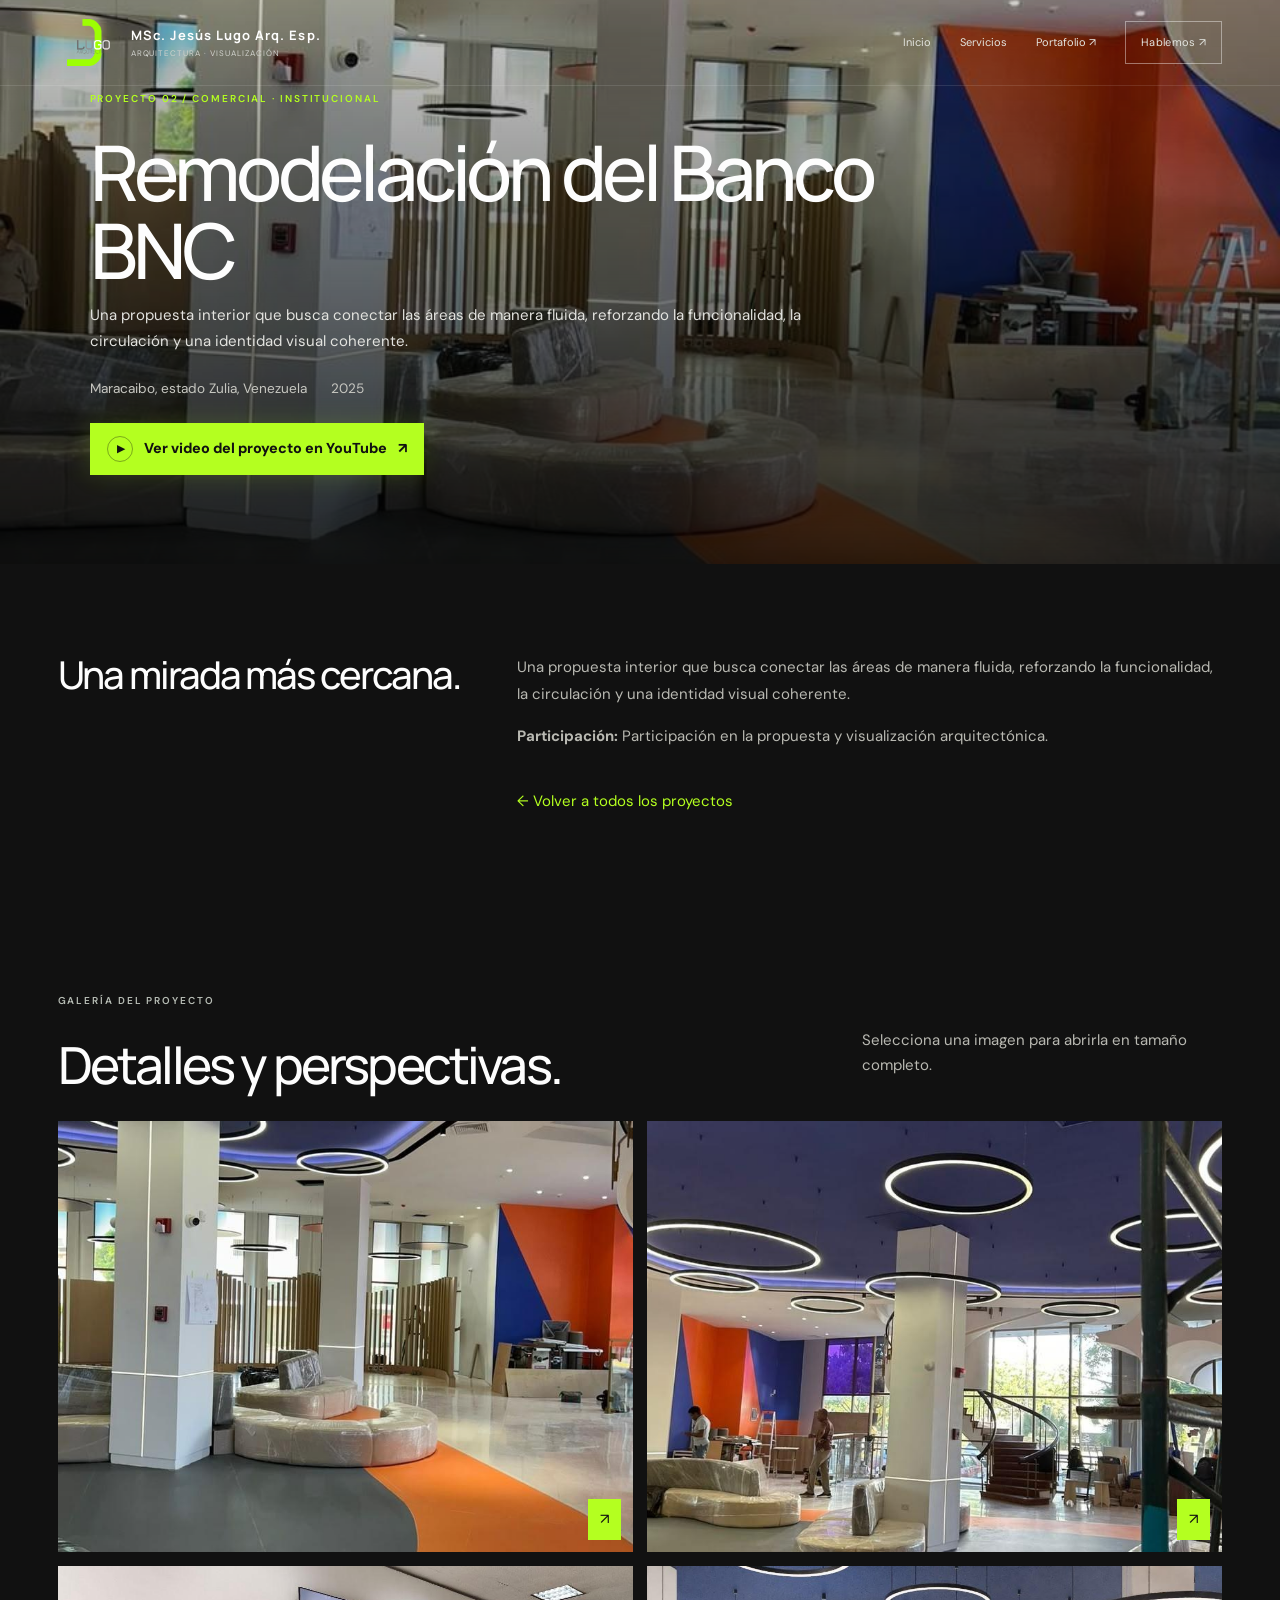
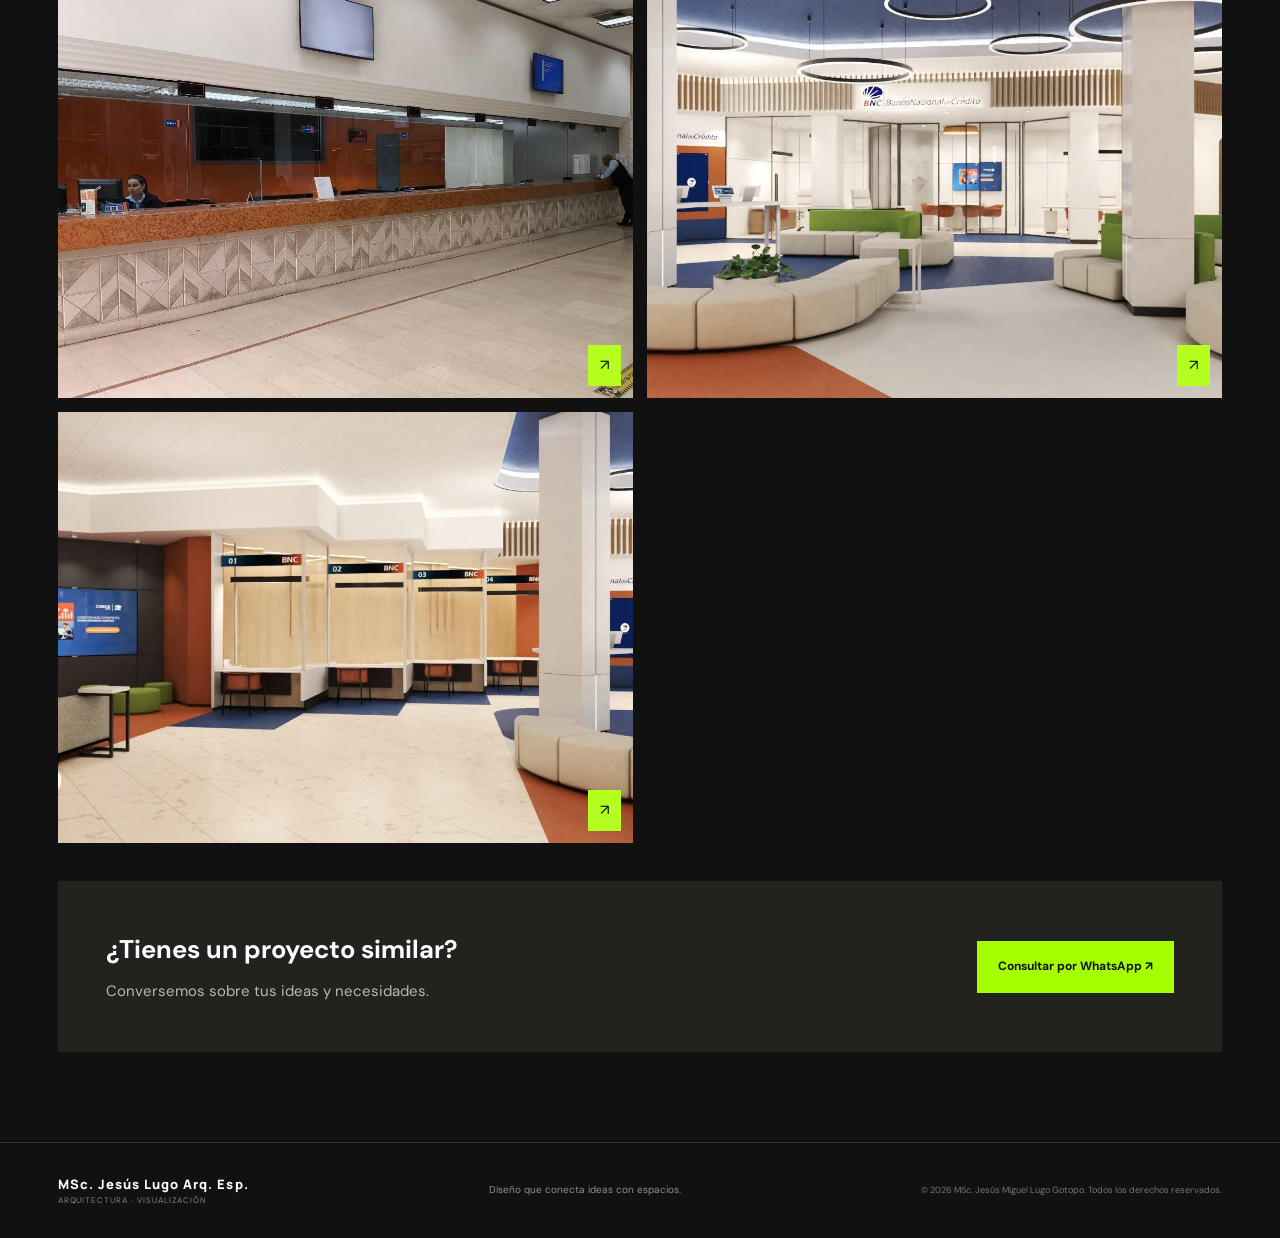
<file: proyectos/banco-bnc.html>
<!doctype html>
<html lang="es"><head><meta charset="utf-8"><meta name="viewport" content="width=device-width, initial-scale=1"><meta name="theme-color" content="#111111"><meta name="description" content="Remodelación del Banco BNC — proyecto de arquitectura de MSc. Jesús Lugo Arq. Esp.."><title>Remodelación del Banco BNC | MSc. Jesús Lugo Arq. Esp. Arquitectura</title><link rel="preconnect" href="https://fonts.googleapis.com"><link rel="preconnect" href="https://fonts.gstatic.com" crossorigin><link href="https://fonts.googleapis.com/css2?family=DM+Sans:wght@400;500;600;700&family=Manrope:wght@400;500;600;700;800&display=swap" rel="stylesheet"><link rel="stylesheet" href="../styles.css"><style>
.project-detail-hero{min-height:56vh;position:relative;display:flex;align-items:flex-end;padding:clamp(30px,7vw,90px);background:#20211f;overflow:hidden}.project-detail-hero:before{content:"";position:absolute;inset:0;background:linear-gradient(0deg,rgba(0,0,0,.82),rgba(0,0,0,.12)),url('../assets/banco-bnc.jpg') center/cover no-repeat;opacity:.92}.detail-content{position:relative;z-index:1;max-width:900px}.detail-content .eyebrow{color:#b4ff20}.detail-content h1{font-size:clamp(2.5rem,6vw,5.8rem);line-height:1.02;margin:14px 0}.detail-content p{color:#e3e3df;max-width:760px;line-height:1.7}.detail-meta{display:flex;gap:12px 24px;flex-wrap:wrap;color:#c7c7c1;font-size:.85rem;margin-top:24px}.detail-section{padding:clamp(45px,7vw,90px) 0}.detail-intro{display:grid;grid-template-columns:.75fr 1.25fr;gap:36px}.detail-intro h2{font-size:clamp(1.8rem,3vw,3rem);margin:0}.detail-intro p{color:#b9b9b2;line-height:1.8;margin-top:0}.gallery-heading{display:flex;justify-content:space-between;gap:24px;align-items:end;margin-bottom:28px}.gallery-heading h2{font-size:clamp(2rem,4vw,3.5rem);margin:0}.detail-gallery{display:grid;grid-template-columns:repeat(2,minmax(0,1fr));gap:14px}.gallery-image{display:block;position:relative;overflow:hidden;background:#242521;min-height:220px;aspect-ratio:4/3}.gallery-image img{width:100%;height:100%;object-fit:cover;display:block;transition:transform .4s}.gallery-image:hover img{transform:scale(1.035)}.gallery-image span{position:absolute;right:12px;bottom:12px;background:#b4ff20;color:#111;padding:8px 12px}.detail-cta{margin-top:38px;padding:clamp(24px,4vw,48px);background:#22231f;display:flex;justify-content:space-between;align-items:center;gap:24px}.detail-cta h3{margin:0 0 8px;font-size:1.6rem}.detail-cta p{margin:0;color:#b9b9b2}.back-link{display:inline-flex;margin-top:24px;color:#b4ff20;text-decoration:none}@media(max-width:700px){.detail-intro{grid-template-columns:1fr;gap:18px}.detail-gallery{grid-template-columns:1fr}.gallery-image{aspect-ratio:4/3}.gallery-heading,.detail-cta{align-items:flex-start;flex-direction:column}}
</style><style id="fix-separacion-logo-identidad">
/* Ajuste solicitado: separar visualmente el logo del nombre y evitar solapamientos */
.unified-contact .logo-outro-brand {
  display: flex !important;
  flex-direction: column !important;
  align-items: center !important;
  justify-content: flex-start !important;
  gap: 30px !important;
  text-align: center !important;
}
.unified-contact .logo-outro-emblem {
  width: clamp(180px, 19vw, 225px) !important;
  height: clamp(180px, 19vw, 225px) !important;
  flex: 0 0 auto !important;
  margin: 0 auto 6px !important;
  overflow: visible !important;
}
.unified-contact .logo-outro-mark {
  width: 100% !important;
  height: 100% !important;
  max-width: 100% !important;
  max-height: 100% !important;
  object-fit: contain !important;
}
.unified-contact .logo-outro-identity {
  position: relative !important;
  z-index: 3 !important;
  width: 100% !important;
  max-width: 650px !important;
  margin: 0 !important;
  padding-top: 2px !important;
  text-align: center !important;
}
@media (max-width: 620px) {
  .unified-contact .logo-outro-brand { gap: 26px !important; }
  .unified-contact .logo-outro-emblem {
    width: 175px !important;
    height: 175px !important;
    margin-bottom: 5px !important;
  }
}
</style>
</head><body><header class="site-header"><a class="brand" href="../index.html#inicio" aria-label="MSc. Jesús Lugo Arq. Esp., inicio"><span class="logo-wrap"><img src="../assets/logo-lugo.png" alt="Logo MSc. Jesús Lugo Arq. Esp."></span><span class="brand-copy"><strong>MSc. Jesús Lugo Arq. Esp.</strong><small>ARQUITECTURA · VISUALIZACIÓN</small></span></a><nav class="nav" aria-label="Navegación principal"><a href="../index.html#inicio">Inicio</a><a href="../index.html#servicios">Servicios</a><a href="https://heyzine.com/flip-book/7fd72b0650.html#page/1" target="_blank" rel="noopener noreferrer">Portafolio ↗</a><a class="nav-cta" href="https://wa.me/584149686647?text=Hola%20Jes%C3%BAs%2C%20quiero%20consultarte%20sobre%20un%20proyecto." target="_blank" rel="noopener">Hablemos ↗</a></nav></header><main><section class="project-detail-hero"><div class="detail-content"><p class="eyebrow">PROYECTO 02 / COMERCIAL · INSTITUCIONAL</p><h1>Remodelación del Banco BNC</h1><p>Una propuesta interior que busca conectar las áreas de manera fluida, reforzando la funcionalidad, la circulación y una identidad visual coherente.</p><div class="detail-meta"><span>Maracaibo, estado Zulia, Venezuela</span><span>2025</span></div><a class="project-detail-video" href="https://youtu.be/765qr3lz-gU" target="_blank" rel="noopener noreferrer"><span class="video-play" aria-hidden="true">▶</span><span>Ver video del proyecto en YouTube</span><span aria-hidden="true">↗</span></a></div></section><section class="detail-section wrap"><div class="detail-intro"><h2>Una mirada más cercana.</h2><div><p>Una propuesta interior que busca conectar las áreas de manera fluida, reforzando la funcionalidad, la circulación y una identidad visual coherente.</p><p><strong>Participación:</strong> Participación en la propuesta y visualización arquitectónica.</p><a class="back-link" href="../index.html#proyectos">← Volver a todos los proyectos</a></div></div></section><section class="detail-section wrap"><div class="gallery-heading"><div><div class="section-kicker">GALERÍA DEL PROYECTO</div><h2>Detalles y perspectivas.</h2></div><p style="color:#b9b9b2;max-width:360px">Selecciona una imagen para abrirla en tamaño completo.</p></div><div class="detail-gallery">      <a class="gallery-image" href="../assets/banco-bnc-1.jpg" target="_blank" rel="noopener noreferrer" aria-label="Abrir imagen de Remodelación del Banco BNC"><img src="../assets/banco-bnc-1.jpg" alt="Remodelación del Banco BNC, imagen 1" loading="lazy"><span>↗</span></a>
      <a class="gallery-image" href="../assets/banco-bnc-2.jpg" target="_blank" rel="noopener noreferrer" aria-label="Abrir imagen de Remodelación del Banco BNC"><img src="../assets/banco-bnc-2.jpg" alt="Remodelación del Banco BNC, imagen 2" loading="lazy"><span>↗</span></a>
      <a class="gallery-image" href="../assets/banco-bnc-3.jpg" target="_blank" rel="noopener noreferrer" aria-label="Abrir imagen de Remodelación del Banco BNC"><img src="../assets/banco-bnc-3.jpg" alt="Remodelación del Banco BNC, imagen 3" loading="lazy"><span>↗</span></a>
      <a class="gallery-image" href="../assets/banco-bnc-4.jpg" target="_blank" rel="noopener noreferrer" aria-label="Abrir imagen de Remodelación del Banco BNC"><img src="../assets/banco-bnc-4.jpg" alt="Remodelación del Banco BNC, imagen 4" loading="lazy"><span>↗</span></a>
      <a class="gallery-image" href="../assets/banco-bnc-5.jpg" target="_blank" rel="noopener noreferrer" aria-label="Abrir imagen de Remodelación del Banco BNC"><img src="../assets/banco-bnc-5.jpg" alt="Remodelación del Banco BNC, imagen 5" loading="lazy"><span>↗</span></a></div><div class="detail-cta"><div><h3>¿Tienes un proyecto similar?</h3><p>Conversemos sobre tus ideas y necesidades.</p></div><a class="button button-green" href="https://wa.me/584149686647?text=Hola%20Jes%C3%BAs%2C%20vi%20el%20proyecto%20banco-bnc%20y%20quisiera%20consultarte%20sobre%20uno%20similar." target="_blank" rel="noopener">Consultar por WhatsApp ↗</a></div></section></main><footer class="footer"><div class="wrap footer-inner"><a class="footer-brand" href="../index.html#inicio">MSc. Jesús Lugo Arq. Esp.<span>ARQUITECTURA · VISUALIZACIÓN</span></a><p>Diseño que conecta ideas con espacios.</p><span class="copyright">© <span id="year"></span> MSc. Jesús Miguel Lugo Gotopo. Todos los derechos reservados.</span></div></footer><script>document.getElementById('year').textContent=new Date().getFullYear();</script>
<style>
/* Visor de imágenes con navegación por flechas */
.jl-lightbox { display:none; position:fixed; inset:0; z-index:99999; background:rgba(8,9,8,.94); align-items:center; justify-content:center; padding:4.5rem 4rem 3rem; box-sizing:border-box; }
.jl-lightbox.is-open { display:flex; }
.jl-lightbox-figure { margin:0; max-width:min(88vw,1400px); max-height:82vh; display:flex; flex-direction:column; align-items:center; gap:.75rem; }
.jl-lightbox-image { display:block; max-width:100%; max-height:76vh; width:auto; height:auto; object-fit:contain; box-shadow:0 12px 50px rgba(0,0,0,.3); }
.jl-lightbox-caption { color:#eee; font:500 .9rem/1.5 system-ui,sans-serif; text-align:center; }
.jl-lightbox-count { position:absolute; bottom:1rem; left:50%; transform:translateX(-50%); color:#ddd; font:500 .8rem system-ui,sans-serif; }
.jl-lightbox-close,.jl-lightbox-prev,.jl-lightbox-next { position:absolute; border:1px solid rgba(255,255,255,.32); background:rgba(25,25,25,.65); color:#fff; cursor:pointer; display:grid; place-items:center; border-radius:50%; width:48px; height:48px; font:300 2rem/1 system-ui,sans-serif; transition:background .2s, transform .2s; }
.jl-lightbox-close:hover,.jl-lightbox-prev:hover,.jl-lightbox-next:hover { background:rgba(165,255,0,.9); color:#111; }
.jl-lightbox-close { top:1.25rem; right:1.5rem; font-size:2rem; }
.jl-lightbox-prev { left:1.25rem; top:50%; transform:translateY(-50%); }
.jl-lightbox-next { right:1.25rem; top:50%; transform:translateY(-50%); }
.jl-lightbox button:disabled { opacity:.35; cursor:default; }
body.jl-lightbox-open { overflow:hidden; }
@media(max-width:640px) {
 .jl-lightbox { padding:4rem .75rem 3.5rem; }
 .jl-lightbox-figure { max-width:100%; max-height:80vh; }
 .jl-lightbox-image { max-width:100%; max-height:70vh; }
 .jl-lightbox-prev,.jl-lightbox-next { width:40px; height:40px; font-size:1.7rem; }
 .jl-lightbox-prev { left:.4rem; }
 .jl-lightbox-next { right:.4rem; }
 .jl-lightbox-close { top:.6rem; right:.7rem; }
}

/* Nombre profesional completo junto al logo */
.logo-outro-name { font-size: clamp(14px, 1.45vw, 20px); line-height: 1.4; letter-spacing: .055em; max-width: 330px; }
@media (max-width: 560px) { .logo-outro-name { font-size: 17px; } }

</style>
<script id="jesus-lugo-gallery-arrows">
(() => {
  const imgs = Array.from(document.querySelectorAll(
    '.project-gallery img, .gallery img, .gallery-grid img, .project-images img, .lightbox-trigger img'
  )).filter(img => img.src);
  if (!imgs.length) return;

  // Make each gallery image open in the same navigable lightbox.
  const modal = document.createElement('div');
  modal.className = 'jl-lightbox';
  modal.setAttribute('role', 'dialog');
  modal.setAttribute('aria-modal', 'true');
  modal.setAttribute('aria-label', 'Galería de imágenes');
  modal.innerHTML = `
    <button class="jl-lightbox-close" type="button" aria-label="Cerrar imagen">×</button>
    <button class="jl-lightbox-prev" type="button" aria-label="Imagen anterior">‹</button>
    <figure class="jl-lightbox-figure">
      <img class="jl-lightbox-image" alt="">
      <figcaption class="jl-lightbox-caption"></figcaption>
    </figure>
    <button class="jl-lightbox-next" type="button" aria-label="Imagen siguiente">›</button>
    <div class="jl-lightbox-count" aria-live="polite"></div>`;
  document.body.appendChild(modal);

  let current = 0;
  const imageEl = modal.querySelector('.jl-lightbox-image');
  const captionEl = modal.querySelector('.jl-lightbox-caption');
  const countEl = modal.querySelector('.jl-lightbox-count');

  function show(index) {
    current = (index + imgs.length) % imgs.length;
    const source = imgs[current];
    imageEl.src = source.currentSrc || source.src;
    imageEl.alt = source.alt || `Imagen ${current + 1}`;
    captionEl.textContent = source.dataset.caption || source.alt || '';
    countEl.textContent = `${current + 1} / ${imgs.length}`;
    modal.querySelector('.jl-lightbox-prev').disabled = imgs.length < 2;
    modal.querySelector('.jl-lightbox-next').disabled = imgs.length < 2;
  }
  function open(index) {
    show(index);
    modal.classList.add('is-open');
    document.body.classList.add('jl-lightbox-open');
    modal.querySelector('.jl-lightbox-close').focus();
  }
  function close() {
    modal.classList.remove('is-open');
    document.body.classList.remove('jl-lightbox-open');
  }

  imgs.forEach((img, index) => {
    img.style.cursor = 'zoom-in';
    img.addEventListener('click', event => {
      event.preventDefault();
      open(index);
    });
  });
  modal.querySelector('.jl-lightbox-prev').addEventListener('click', () => show(current - 1));
  modal.querySelector('.jl-lightbox-next').addEventListener('click', () => show(current + 1));
  modal.querySelector('.jl-lightbox-close').addEventListener('click', close);
  modal.addEventListener('click', event => { if (event.target === modal) close(); });
  document.addEventListener('keydown', event => {
    if (!modal.classList.contains('is-open')) return;
    if (event.key === 'Escape') close();
    if (event.key === 'ArrowLeft') show(current - 1);
    if (event.key === 'ArrowRight') show(current + 1);
  });
})();
</script>

</body></html>
</file>
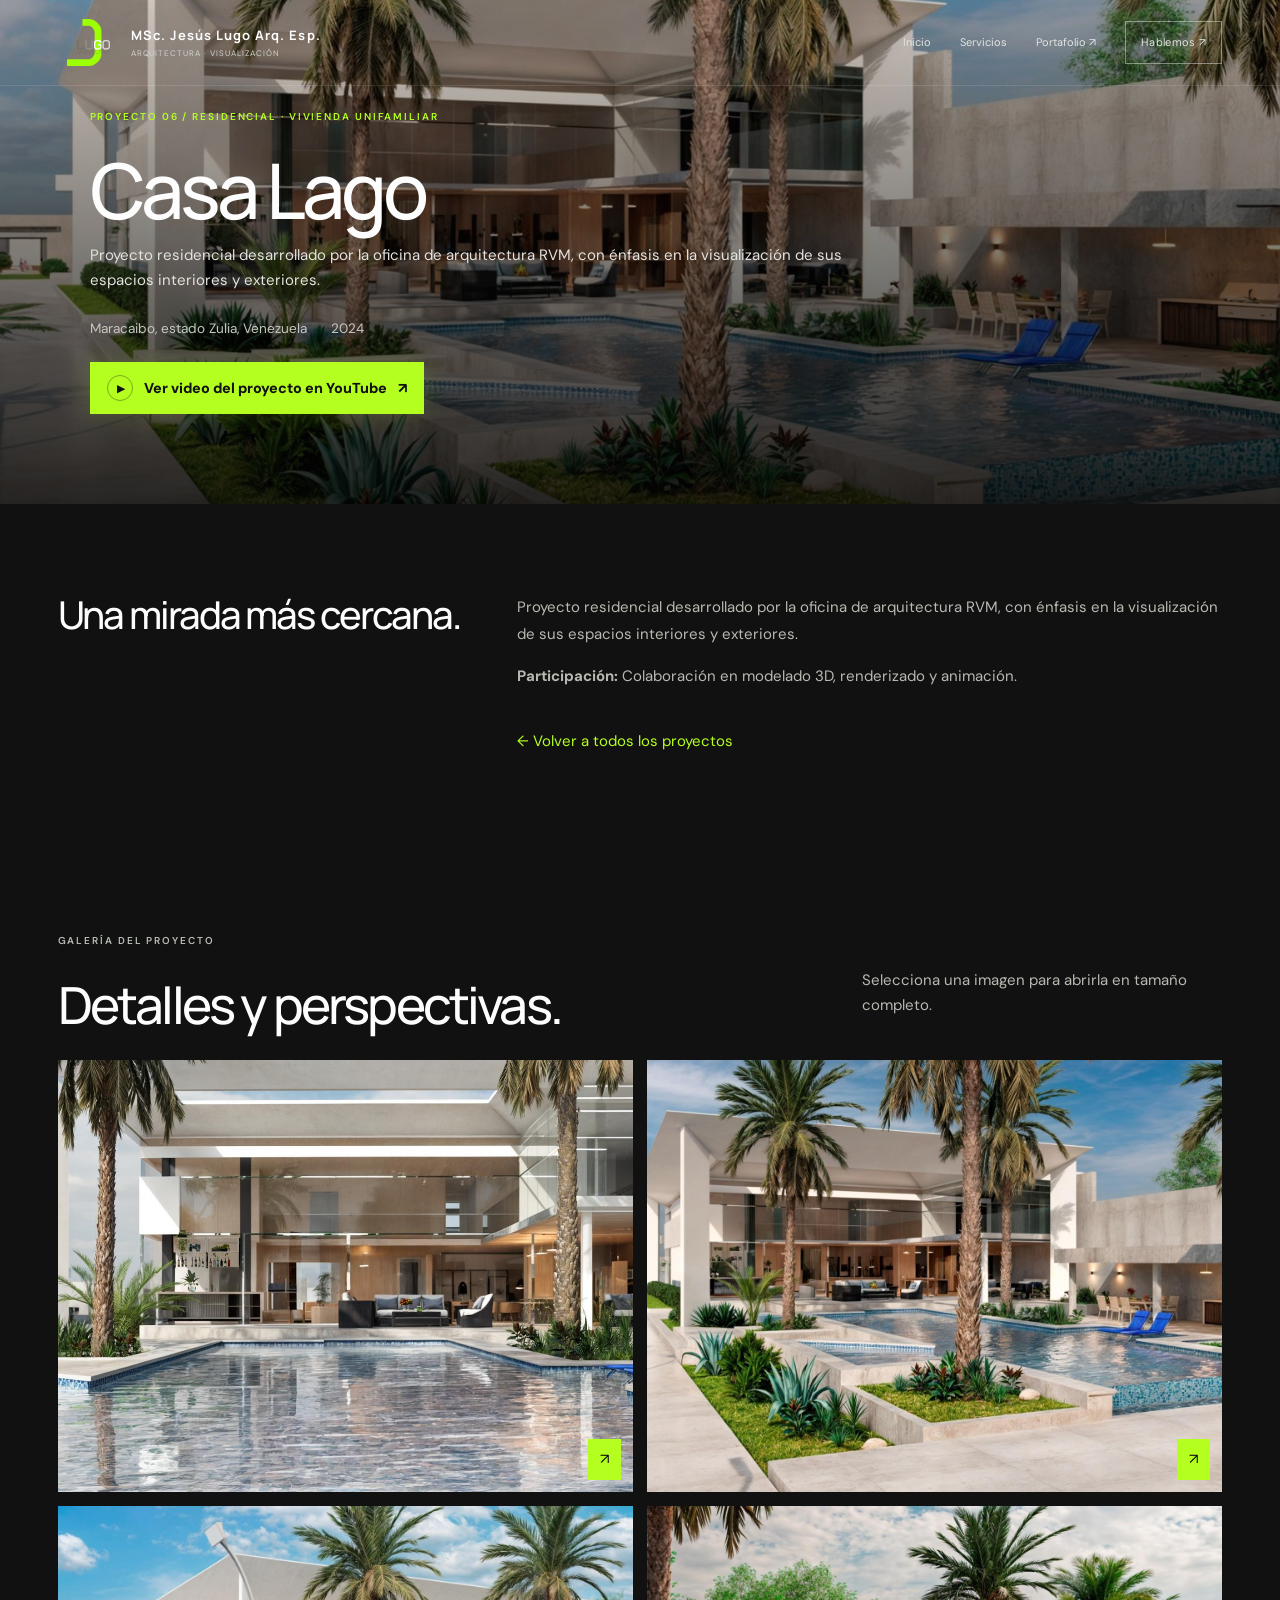
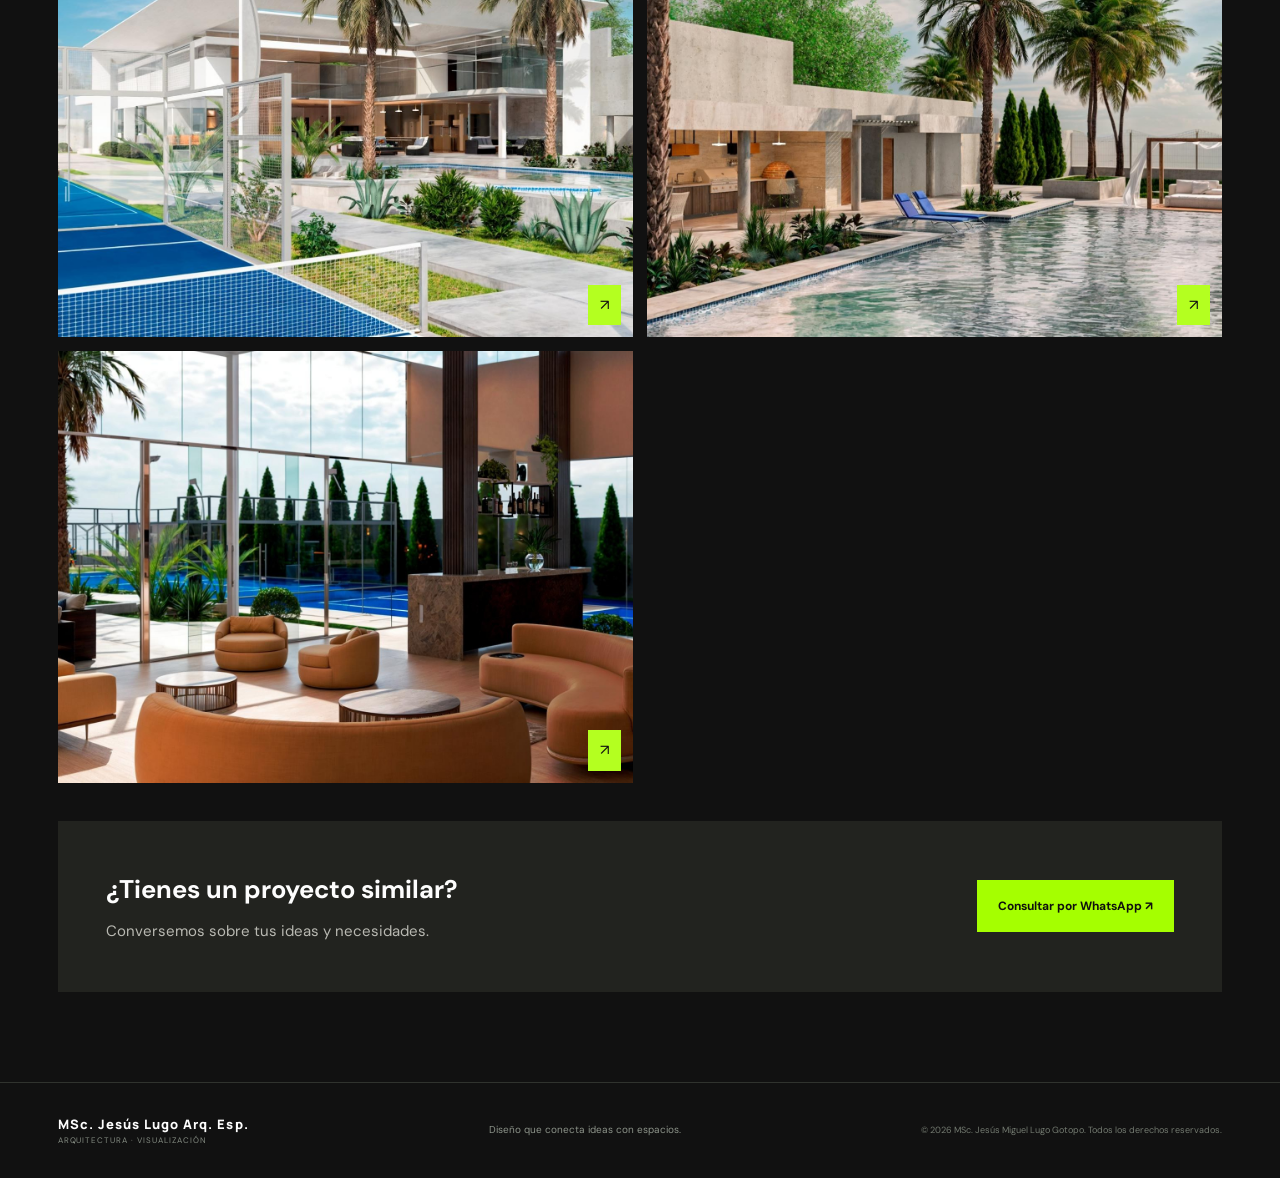
<file: proyectos/casa-lago.html>
<!doctype html>
<html lang="es"><head><meta charset="utf-8"><meta name="viewport" content="width=device-width, initial-scale=1"><meta name="theme-color" content="#111111"><meta name="description" content="Casa Lago — proyecto de arquitectura de MSc. Jesús Lugo Arq. Esp.."><title>Casa Lago | MSc. Jesús Lugo Arq. Esp. Arquitectura</title><link rel="preconnect" href="https://fonts.googleapis.com"><link rel="preconnect" href="https://fonts.gstatic.com" crossorigin><link href="https://fonts.googleapis.com/css2?family=DM+Sans:wght@400;500;600;700&family=Manrope:wght@400;500;600;700;800&display=swap" rel="stylesheet"><link rel="stylesheet" href="../styles.css"><style>
.project-detail-hero{min-height:56vh;position:relative;display:flex;align-items:flex-end;padding:clamp(30px,7vw,90px);background:#20211f;overflow:hidden}.project-detail-hero:before{content:"";position:absolute;inset:0;background:linear-gradient(0deg,rgba(0,0,0,.82),rgba(0,0,0,.12)),url('../assets/casa-lago.jpg') center/cover no-repeat;opacity:.92}.detail-content{position:relative;z-index:1;max-width:900px}.detail-content .eyebrow{color:#b4ff20}.detail-content h1{font-size:clamp(2.5rem,6vw,5.8rem);line-height:1.02;margin:14px 0}.detail-content p{color:#e3e3df;max-width:760px;line-height:1.7}.detail-meta{display:flex;gap:12px 24px;flex-wrap:wrap;color:#c7c7c1;font-size:.85rem;margin-top:24px}.detail-section{padding:clamp(45px,7vw,90px) 0}.detail-intro{display:grid;grid-template-columns:.75fr 1.25fr;gap:36px}.detail-intro h2{font-size:clamp(1.8rem,3vw,3rem);margin:0}.detail-intro p{color:#b9b9b2;line-height:1.8;margin-top:0}.gallery-heading{display:flex;justify-content:space-between;gap:24px;align-items:end;margin-bottom:28px}.gallery-heading h2{font-size:clamp(2rem,4vw,3.5rem);margin:0}.detail-gallery{display:grid;grid-template-columns:repeat(2,minmax(0,1fr));gap:14px}.gallery-image{display:block;position:relative;overflow:hidden;background:#242521;min-height:220px;aspect-ratio:4/3}.gallery-image img{width:100%;height:100%;object-fit:cover;display:block;transition:transform .4s}.gallery-image:hover img{transform:scale(1.035)}.gallery-image span{position:absolute;right:12px;bottom:12px;background:#b4ff20;color:#111;padding:8px 12px}.detail-cta{margin-top:38px;padding:clamp(24px,4vw,48px);background:#22231f;display:flex;justify-content:space-between;align-items:center;gap:24px}.detail-cta h3{margin:0 0 8px;font-size:1.6rem}.detail-cta p{margin:0;color:#b9b9b2}.back-link{display:inline-flex;margin-top:24px;color:#b4ff20;text-decoration:none}@media(max-width:700px){.detail-intro{grid-template-columns:1fr;gap:18px}.detail-gallery{grid-template-columns:1fr}.gallery-image{aspect-ratio:4/3}.gallery-heading,.detail-cta{align-items:flex-start;flex-direction:column}}
</style><style id="fix-separacion-logo-identidad">
/* Ajuste solicitado: separar visualmente el logo del nombre y evitar solapamientos */
.unified-contact .logo-outro-brand {
  display: flex !important;
  flex-direction: column !important;
  align-items: center !important;
  justify-content: flex-start !important;
  gap: 30px !important;
  text-align: center !important;
}
.unified-contact .logo-outro-emblem {
  width: clamp(180px, 19vw, 225px) !important;
  height: clamp(180px, 19vw, 225px) !important;
  flex: 0 0 auto !important;
  margin: 0 auto 6px !important;
  overflow: visible !important;
}
.unified-contact .logo-outro-mark {
  width: 100% !important;
  height: 100% !important;
  max-width: 100% !important;
  max-height: 100% !important;
  object-fit: contain !important;
}
.unified-contact .logo-outro-identity {
  position: relative !important;
  z-index: 3 !important;
  width: 100% !important;
  max-width: 650px !important;
  margin: 0 !important;
  padding-top: 2px !important;
  text-align: center !important;
}
@media (max-width: 620px) {
  .unified-contact .logo-outro-brand { gap: 26px !important; }
  .unified-contact .logo-outro-emblem {
    width: 175px !important;
    height: 175px !important;
    margin-bottom: 5px !important;
  }
}
</style>
</head><body><header class="site-header"><a class="brand" href="../index.html#inicio" aria-label="MSc. Jesús Lugo Arq. Esp., inicio"><span class="logo-wrap"><img src="../assets/logo-lugo.png" alt="Logo MSc. Jesús Lugo Arq. Esp."></span><span class="brand-copy"><strong>MSc. Jesús Lugo Arq. Esp.</strong><small>ARQUITECTURA · VISUALIZACIÓN</small></span></a><nav class="nav" aria-label="Navegación principal"><a href="../index.html#inicio">Inicio</a><a href="../index.html#servicios">Servicios</a><a href="https://heyzine.com/flip-book/7fd72b0650.html#page/1" target="_blank" rel="noopener noreferrer">Portafolio ↗</a><a class="nav-cta" href="https://wa.me/584149686647?text=Hola%20Jes%C3%BAs%2C%20quiero%20consultarte%20sobre%20un%20proyecto." target="_blank" rel="noopener">Hablemos ↗</a></nav></header><main><section class="project-detail-hero"><div class="detail-content"><p class="eyebrow">PROYECTO 06 / RESIDENCIAL · VIVIENDA UNIFAMILIAR</p><h1>Casa Lago</h1><p>Proyecto residencial desarrollado por la oficina de arquitectura RVM, con énfasis en la visualización de sus espacios interiores y exteriores.</p><div class="detail-meta"><span>Maracaibo, estado Zulia, Venezuela</span><span>2024</span></div><a class="project-detail-video" href="https://youtu.be/HB37YvdCOqg" target="_blank" rel="noopener noreferrer"><span class="video-play" aria-hidden="true">▶</span><span>Ver video del proyecto en YouTube</span><span aria-hidden="true">↗</span></a></div></section><section class="detail-section wrap"><div class="detail-intro"><h2>Una mirada más cercana.</h2><div><p>Proyecto residencial desarrollado por la oficina de arquitectura RVM, con énfasis en la visualización de sus espacios interiores y exteriores.</p><p><strong>Participación:</strong> Colaboración en modelado 3D, renderizado y animación.</p><a class="back-link" href="../index.html#proyectos">← Volver a todos los proyectos</a></div></div></section><section class="detail-section wrap"><div class="gallery-heading"><div><div class="section-kicker">GALERÍA DEL PROYECTO</div><h2>Detalles y perspectivas.</h2></div><p style="color:#b9b9b2;max-width:360px">Selecciona una imagen para abrirla en tamaño completo.</p></div><div class="detail-gallery">      <a class="gallery-image" href="../assets/casa-lago-1.jpg" target="_blank" rel="noopener noreferrer" aria-label="Abrir imagen de Casa Lago"><img src="../assets/casa-lago-1.jpg" alt="Casa Lago, imagen 1" loading="lazy"><span>↗</span></a>
      <a class="gallery-image" href="../assets/casa-lago-2.jpg" target="_blank" rel="noopener noreferrer" aria-label="Abrir imagen de Casa Lago"><img src="../assets/casa-lago-2.jpg" alt="Casa Lago, imagen 2" loading="lazy"><span>↗</span></a>
      <a class="gallery-image" href="../assets/casa-lago-3.jpg" target="_blank" rel="noopener noreferrer" aria-label="Abrir imagen de Casa Lago"><img src="../assets/casa-lago-3.jpg" alt="Casa Lago, imagen 3" loading="lazy"><span>↗</span></a>
      <a class="gallery-image" href="../assets/casa-lago-4.jpg" target="_blank" rel="noopener noreferrer" aria-label="Abrir imagen de Casa Lago"><img src="../assets/casa-lago-4.jpg" alt="Casa Lago, imagen 4" loading="lazy"><span>↗</span></a>
      <a class="gallery-image" href="../assets/casa-lago-5.jpg" target="_blank" rel="noopener noreferrer" aria-label="Abrir imagen de Casa Lago"><img src="../assets/casa-lago-5.jpg" alt="Casa Lago, imagen 5" loading="lazy"><span>↗</span></a></div><div class="detail-cta"><div><h3>¿Tienes un proyecto similar?</h3><p>Conversemos sobre tus ideas y necesidades.</p></div><a class="button button-green" href="https://wa.me/584149686647?text=Hola%20Jes%C3%BAs%2C%20vi%20el%20proyecto%20casa-lago%20y%20quisiera%20consultarte%20sobre%20uno%20similar." target="_blank" rel="noopener">Consultar por WhatsApp ↗</a></div></section></main><footer class="footer"><div class="wrap footer-inner"><a class="footer-brand" href="../index.html#inicio">MSc. Jesús Lugo Arq. Esp.<span>ARQUITECTURA · VISUALIZACIÓN</span></a><p>Diseño que conecta ideas con espacios.</p><span class="copyright">© <span id="year"></span> MSc. Jesús Miguel Lugo Gotopo. Todos los derechos reservados.</span></div></footer><script>document.getElementById('year').textContent=new Date().getFullYear();</script>
<style>
/* Visor de imágenes con navegación por flechas */
.jl-lightbox { display:none; position:fixed; inset:0; z-index:99999; background:rgba(8,9,8,.94); align-items:center; justify-content:center; padding:4.5rem 4rem 3rem; box-sizing:border-box; }
.jl-lightbox.is-open { display:flex; }
.jl-lightbox-figure { margin:0; max-width:min(88vw,1400px); max-height:82vh; display:flex; flex-direction:column; align-items:center; gap:.75rem; }
.jl-lightbox-image { display:block; max-width:100%; max-height:76vh; width:auto; height:auto; object-fit:contain; box-shadow:0 12px 50px rgba(0,0,0,.3); }
.jl-lightbox-caption { color:#eee; font:500 .9rem/1.5 system-ui,sans-serif; text-align:center; }
.jl-lightbox-count { position:absolute; bottom:1rem; left:50%; transform:translateX(-50%); color:#ddd; font:500 .8rem system-ui,sans-serif; }
.jl-lightbox-close,.jl-lightbox-prev,.jl-lightbox-next { position:absolute; border:1px solid rgba(255,255,255,.32); background:rgba(25,25,25,.65); color:#fff; cursor:pointer; display:grid; place-items:center; border-radius:50%; width:48px; height:48px; font:300 2rem/1 system-ui,sans-serif; transition:background .2s, transform .2s; }
.jl-lightbox-close:hover,.jl-lightbox-prev:hover,.jl-lightbox-next:hover { background:rgba(165,255,0,.9); color:#111; }
.jl-lightbox-close { top:1.25rem; right:1.5rem; font-size:2rem; }
.jl-lightbox-prev { left:1.25rem; top:50%; transform:translateY(-50%); }
.jl-lightbox-next { right:1.25rem; top:50%; transform:translateY(-50%); }
.jl-lightbox button:disabled { opacity:.35; cursor:default; }
body.jl-lightbox-open { overflow:hidden; }
@media(max-width:640px) {
 .jl-lightbox { padding:4rem .75rem 3.5rem; }
 .jl-lightbox-figure { max-width:100%; max-height:80vh; }
 .jl-lightbox-image { max-width:100%; max-height:70vh; }
 .jl-lightbox-prev,.jl-lightbox-next { width:40px; height:40px; font-size:1.7rem; }
 .jl-lightbox-prev { left:.4rem; }
 .jl-lightbox-next { right:.4rem; }
 .jl-lightbox-close { top:.6rem; right:.7rem; }
}

/* Nombre profesional completo junto al logo */
.logo-outro-name { font-size: clamp(14px, 1.45vw, 20px); line-height: 1.4; letter-spacing: .055em; max-width: 330px; }
@media (max-width: 560px) { .logo-outro-name { font-size: 17px; } }

</style>
<script id="jesus-lugo-gallery-arrows">
(() => {
  const imgs = Array.from(document.querySelectorAll(
    '.project-gallery img, .gallery img, .gallery-grid img, .project-images img, .lightbox-trigger img'
  )).filter(img => img.src);
  if (!imgs.length) return;

  // Make each gallery image open in the same navigable lightbox.
  const modal = document.createElement('div');
  modal.className = 'jl-lightbox';
  modal.setAttribute('role', 'dialog');
  modal.setAttribute('aria-modal', 'true');
  modal.setAttribute('aria-label', 'Galería de imágenes');
  modal.innerHTML = `
    <button class="jl-lightbox-close" type="button" aria-label="Cerrar imagen">×</button>
    <button class="jl-lightbox-prev" type="button" aria-label="Imagen anterior">‹</button>
    <figure class="jl-lightbox-figure">
      <img class="jl-lightbox-image" alt="">
      <figcaption class="jl-lightbox-caption"></figcaption>
    </figure>
    <button class="jl-lightbox-next" type="button" aria-label="Imagen siguiente">›</button>
    <div class="jl-lightbox-count" aria-live="polite"></div>`;
  document.body.appendChild(modal);

  let current = 0;
  const imageEl = modal.querySelector('.jl-lightbox-image');
  const captionEl = modal.querySelector('.jl-lightbox-caption');
  const countEl = modal.querySelector('.jl-lightbox-count');

  function show(index) {
    current = (index + imgs.length) % imgs.length;
    const source = imgs[current];
    imageEl.src = source.currentSrc || source.src;
    imageEl.alt = source.alt || `Imagen ${current + 1}`;
    captionEl.textContent = source.dataset.caption || source.alt || '';
    countEl.textContent = `${current + 1} / ${imgs.length}`;
    modal.querySelector('.jl-lightbox-prev').disabled = imgs.length < 2;
    modal.querySelector('.jl-lightbox-next').disabled = imgs.length < 2;
  }
  function open(index) {
    show(index);
    modal.classList.add('is-open');
    document.body.classList.add('jl-lightbox-open');
    modal.querySelector('.jl-lightbox-close').focus();
  }
  function close() {
    modal.classList.remove('is-open');
    document.body.classList.remove('jl-lightbox-open');
  }

  imgs.forEach((img, index) => {
    img.style.cursor = 'zoom-in';
    img.addEventListener('click', event => {
      event.preventDefault();
      open(index);
    });
  });
  modal.querySelector('.jl-lightbox-prev').addEventListener('click', () => show(current - 1));
  modal.querySelector('.jl-lightbox-next').addEventListener('click', () => show(current + 1));
  modal.querySelector('.jl-lightbox-close').addEventListener('click', close);
  modal.addEventListener('click', event => { if (event.target === modal) close(); });
  document.addEventListener('keydown', event => {
    if (!modal.classList.contains('is-open')) return;
    if (event.key === 'Escape') close();
    if (event.key === 'ArrowLeft') show(current - 1);
    if (event.key === 'ArrowRight') show(current + 1);
  });
})();
</script>

</body></html>
</file>
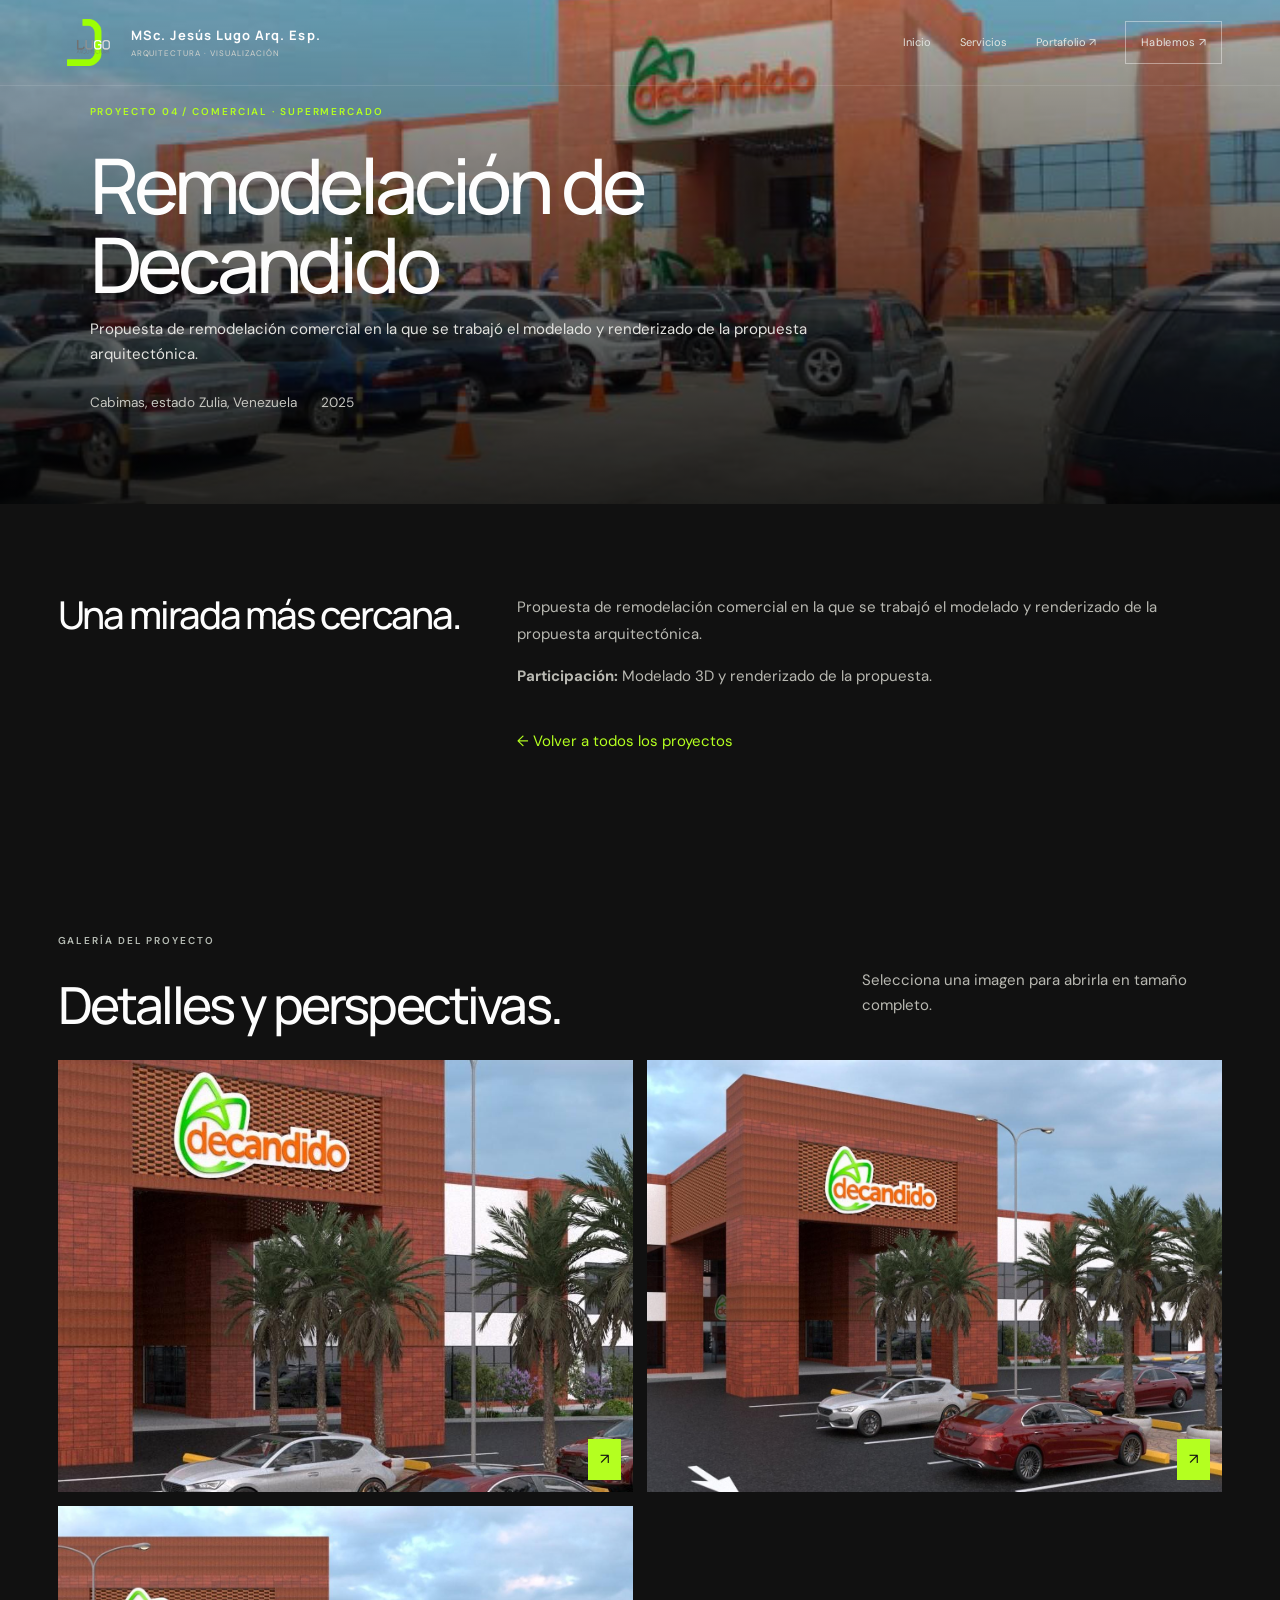
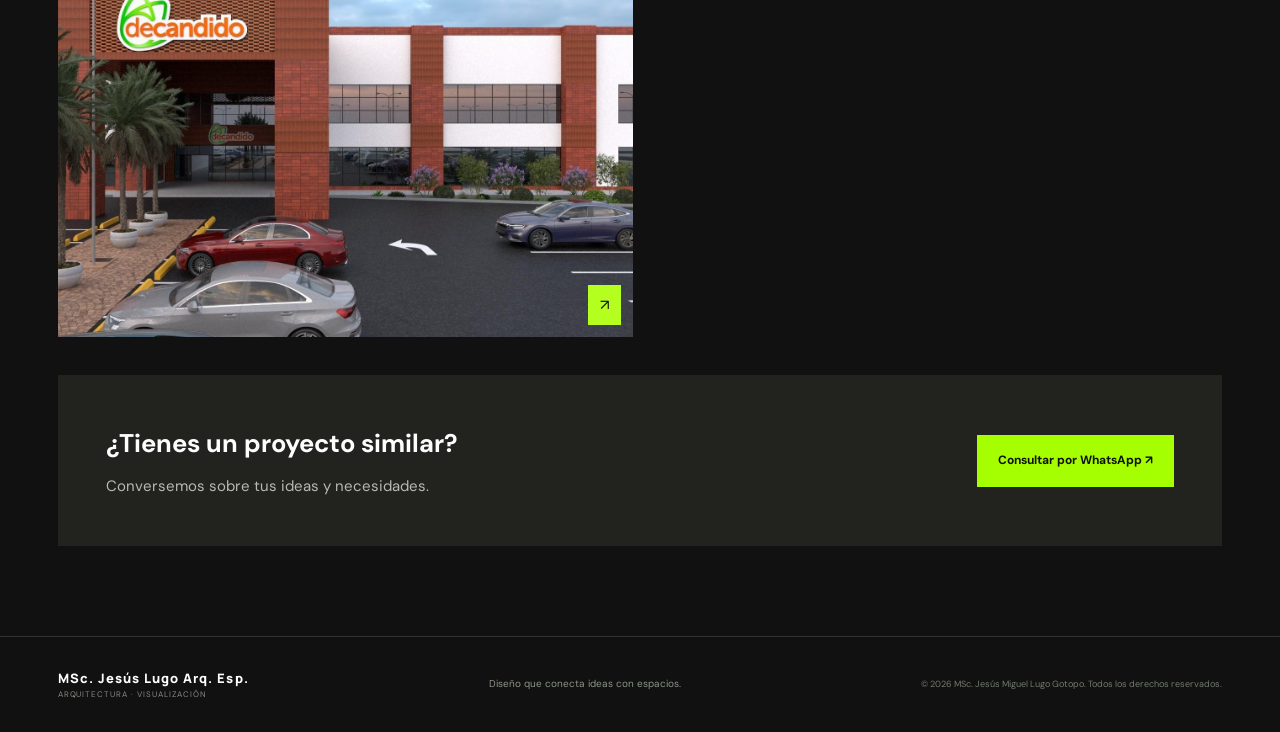
<file: proyectos/decandido.html>
<!doctype html>
<html lang="es"><head><meta charset="utf-8"><meta name="viewport" content="width=device-width, initial-scale=1"><meta name="theme-color" content="#111111"><meta name="description" content="Remodelación de Decandido — proyecto de arquitectura de MSc. Jesús Lugo Arq. Esp.."><title>Remodelación de Decandido | MSc. Jesús Lugo Arq. Esp. Arquitectura</title><link rel="preconnect" href="https://fonts.googleapis.com"><link rel="preconnect" href="https://fonts.gstatic.com" crossorigin><link href="https://fonts.googleapis.com/css2?family=DM+Sans:wght@400;500;600;700&family=Manrope:wght@400;500;600;700;800&display=swap" rel="stylesheet"><link rel="stylesheet" href="../styles.css"><style>
.project-detail-hero{min-height:56vh;position:relative;display:flex;align-items:flex-end;padding:clamp(30px,7vw,90px);background:#20211f;overflow:hidden}.project-detail-hero:before{content:"";position:absolute;inset:0;background:linear-gradient(0deg,rgba(0,0,0,.82),rgba(0,0,0,.12)),url('../assets/decandido.jpg') center/cover no-repeat;opacity:.92}.detail-content{position:relative;z-index:1;max-width:900px}.detail-content .eyebrow{color:#b4ff20}.detail-content h1{font-size:clamp(2.5rem,6vw,5.8rem);line-height:1.02;margin:14px 0}.detail-content p{color:#e3e3df;max-width:760px;line-height:1.7}.detail-meta{display:flex;gap:12px 24px;flex-wrap:wrap;color:#c7c7c1;font-size:.85rem;margin-top:24px}.detail-section{padding:clamp(45px,7vw,90px) 0}.detail-intro{display:grid;grid-template-columns:.75fr 1.25fr;gap:36px}.detail-intro h2{font-size:clamp(1.8rem,3vw,3rem);margin:0}.detail-intro p{color:#b9b9b2;line-height:1.8;margin-top:0}.gallery-heading{display:flex;justify-content:space-between;gap:24px;align-items:end;margin-bottom:28px}.gallery-heading h2{font-size:clamp(2rem,4vw,3.5rem);margin:0}.detail-gallery{display:grid;grid-template-columns:repeat(2,minmax(0,1fr));gap:14px}.gallery-image{display:block;position:relative;overflow:hidden;background:#242521;min-height:220px;aspect-ratio:4/3}.gallery-image img{width:100%;height:100%;object-fit:cover;display:block;transition:transform .4s}.gallery-image:hover img{transform:scale(1.035)}.gallery-image span{position:absolute;right:12px;bottom:12px;background:#b4ff20;color:#111;padding:8px 12px}.detail-cta{margin-top:38px;padding:clamp(24px,4vw,48px);background:#22231f;display:flex;justify-content:space-between;align-items:center;gap:24px}.detail-cta h3{margin:0 0 8px;font-size:1.6rem}.detail-cta p{margin:0;color:#b9b9b2}.back-link{display:inline-flex;margin-top:24px;color:#b4ff20;text-decoration:none}@media(max-width:700px){.detail-intro{grid-template-columns:1fr;gap:18px}.detail-gallery{grid-template-columns:1fr}.gallery-image{aspect-ratio:4/3}.gallery-heading,.detail-cta{align-items:flex-start;flex-direction:column}}
</style><style id="fix-separacion-logo-identidad">
/* Ajuste solicitado: separar visualmente el logo del nombre y evitar solapamientos */
.unified-contact .logo-outro-brand {
  display: flex !important;
  flex-direction: column !important;
  align-items: center !important;
  justify-content: flex-start !important;
  gap: 30px !important;
  text-align: center !important;
}
.unified-contact .logo-outro-emblem {
  width: clamp(180px, 19vw, 225px) !important;
  height: clamp(180px, 19vw, 225px) !important;
  flex: 0 0 auto !important;
  margin: 0 auto 6px !important;
  overflow: visible !important;
}
.unified-contact .logo-outro-mark {
  width: 100% !important;
  height: 100% !important;
  max-width: 100% !important;
  max-height: 100% !important;
  object-fit: contain !important;
}
.unified-contact .logo-outro-identity {
  position: relative !important;
  z-index: 3 !important;
  width: 100% !important;
  max-width: 650px !important;
  margin: 0 !important;
  padding-top: 2px !important;
  text-align: center !important;
}
@media (max-width: 620px) {
  .unified-contact .logo-outro-brand { gap: 26px !important; }
  .unified-contact .logo-outro-emblem {
    width: 175px !important;
    height: 175px !important;
    margin-bottom: 5px !important;
  }
}
</style>
</head><body><header class="site-header"><a class="brand" href="../index.html#inicio" aria-label="MSc. Jesús Lugo Arq. Esp., inicio"><span class="logo-wrap"><img src="../assets/logo-lugo.png" alt="Logo MSc. Jesús Lugo Arq. Esp."></span><span class="brand-copy"><strong>MSc. Jesús Lugo Arq. Esp.</strong><small>ARQUITECTURA · VISUALIZACIÓN</small></span></a><nav class="nav" aria-label="Navegación principal"><a href="../index.html#inicio">Inicio</a><a href="../index.html#servicios">Servicios</a><a href="https://heyzine.com/flip-book/7fd72b0650.html#page/1" target="_blank" rel="noopener noreferrer">Portafolio ↗</a><a class="nav-cta" href="https://wa.me/584149686647?text=Hola%20Jes%C3%BAs%2C%20quiero%20consultarte%20sobre%20un%20proyecto." target="_blank" rel="noopener">Hablemos ↗</a></nav></header><main><section class="project-detail-hero"><div class="detail-content"><p class="eyebrow">PROYECTO 04 / COMERCIAL · SUPERMERCADO</p><h1>Remodelación de Decandido</h1><p>Propuesta de remodelación comercial en la que se trabajó el modelado y renderizado de la propuesta arquitectónica.</p><div class="detail-meta"><span>Cabimas, estado Zulia, Venezuela</span><span>2025</span></div></div></section><section class="detail-section wrap"><div class="detail-intro"><h2>Una mirada más cercana.</h2><div><p>Propuesta de remodelación comercial en la que se trabajó el modelado y renderizado de la propuesta arquitectónica.</p><p><strong>Participación:</strong> Modelado 3D y renderizado de la propuesta.</p><a class="back-link" href="../index.html#proyectos">← Volver a todos los proyectos</a></div></div></section><section class="detail-section wrap"><div class="gallery-heading"><div><div class="section-kicker">GALERÍA DEL PROYECTO</div><h2>Detalles y perspectivas.</h2></div><p style="color:#b9b9b2;max-width:360px">Selecciona una imagen para abrirla en tamaño completo.</p></div><div class="detail-gallery">      <a class="gallery-image" href="../assets/decandido-1.jpg" target="_blank" rel="noopener noreferrer" aria-label="Abrir imagen de Remodelación de Decandido"><img src="../assets/decandido-1.jpg" alt="Remodelación de Decandido, imagen 1" loading="lazy"><span>↗</span></a>
      <a class="gallery-image" href="../assets/decandido-2.jpg" target="_blank" rel="noopener noreferrer" aria-label="Abrir imagen de Remodelación de Decandido"><img src="../assets/decandido-2.jpg" alt="Remodelación de Decandido, imagen 2" loading="lazy"><span>↗</span></a>
      <a class="gallery-image" href="../assets/decandido-3.jpg" target="_blank" rel="noopener noreferrer" aria-label="Abrir imagen de Remodelación de Decandido"><img src="../assets/decandido-3.jpg" alt="Remodelación de Decandido, imagen 3" loading="lazy"><span>↗</span></a></div><div class="detail-cta"><div><h3>¿Tienes un proyecto similar?</h3><p>Conversemos sobre tus ideas y necesidades.</p></div><a class="button button-green" href="https://wa.me/584149686647?text=Hola%20Jes%C3%BAs%2C%20vi%20el%20proyecto%20decandido%20y%20quisiera%20consultarte%20sobre%20uno%20similar." target="_blank" rel="noopener">Consultar por WhatsApp ↗</a></div></section></main><footer class="footer"><div class="wrap footer-inner"><a class="footer-brand" href="../index.html#inicio">MSc. Jesús Lugo Arq. Esp.<span>ARQUITECTURA · VISUALIZACIÓN</span></a><p>Diseño que conecta ideas con espacios.</p><span class="copyright">© <span id="year"></span> MSc. Jesús Miguel Lugo Gotopo. Todos los derechos reservados.</span></div></footer><script>document.getElementById('year').textContent=new Date().getFullYear();</script>
<style>
/* Visor de imágenes con navegación por flechas */
.jl-lightbox { display:none; position:fixed; inset:0; z-index:99999; background:rgba(8,9,8,.94); align-items:center; justify-content:center; padding:4.5rem 4rem 3rem; box-sizing:border-box; }
.jl-lightbox.is-open { display:flex; }
.jl-lightbox-figure { margin:0; max-width:min(88vw,1400px); max-height:82vh; display:flex; flex-direction:column; align-items:center; gap:.75rem; }
.jl-lightbox-image { display:block; max-width:100%; max-height:76vh; width:auto; height:auto; object-fit:contain; box-shadow:0 12px 50px rgba(0,0,0,.3); }
.jl-lightbox-caption { color:#eee; font:500 .9rem/1.5 system-ui,sans-serif; text-align:center; }
.jl-lightbox-count { position:absolute; bottom:1rem; left:50%; transform:translateX(-50%); color:#ddd; font:500 .8rem system-ui,sans-serif; }
.jl-lightbox-close,.jl-lightbox-prev,.jl-lightbox-next { position:absolute; border:1px solid rgba(255,255,255,.32); background:rgba(25,25,25,.65); color:#fff; cursor:pointer; display:grid; place-items:center; border-radius:50%; width:48px; height:48px; font:300 2rem/1 system-ui,sans-serif; transition:background .2s, transform .2s; }
.jl-lightbox-close:hover,.jl-lightbox-prev:hover,.jl-lightbox-next:hover { background:rgba(165,255,0,.9); color:#111; }
.jl-lightbox-close { top:1.25rem; right:1.5rem; font-size:2rem; }
.jl-lightbox-prev { left:1.25rem; top:50%; transform:translateY(-50%); }
.jl-lightbox-next { right:1.25rem; top:50%; transform:translateY(-50%); }
.jl-lightbox button:disabled { opacity:.35; cursor:default; }
body.jl-lightbox-open { overflow:hidden; }
@media(max-width:640px) {
 .jl-lightbox { padding:4rem .75rem 3.5rem; }
 .jl-lightbox-figure { max-width:100%; max-height:80vh; }
 .jl-lightbox-image { max-width:100%; max-height:70vh; }
 .jl-lightbox-prev,.jl-lightbox-next { width:40px; height:40px; font-size:1.7rem; }
 .jl-lightbox-prev { left:.4rem; }
 .jl-lightbox-next { right:.4rem; }
 .jl-lightbox-close { top:.6rem; right:.7rem; }
}

/* Nombre profesional completo junto al logo */
.logo-outro-name { font-size: clamp(14px, 1.45vw, 20px); line-height: 1.4; letter-spacing: .055em; max-width: 330px; }
@media (max-width: 560px) { .logo-outro-name { font-size: 17px; } }

</style>
<script id="jesus-lugo-gallery-arrows">
(() => {
  const imgs = Array.from(document.querySelectorAll(
    '.project-gallery img, .gallery img, .gallery-grid img, .project-images img, .lightbox-trigger img'
  )).filter(img => img.src);
  if (!imgs.length) return;

  // Make each gallery image open in the same navigable lightbox.
  const modal = document.createElement('div');
  modal.className = 'jl-lightbox';
  modal.setAttribute('role', 'dialog');
  modal.setAttribute('aria-modal', 'true');
  modal.setAttribute('aria-label', 'Galería de imágenes');
  modal.innerHTML = `
    <button class="jl-lightbox-close" type="button" aria-label="Cerrar imagen">×</button>
    <button class="jl-lightbox-prev" type="button" aria-label="Imagen anterior">‹</button>
    <figure class="jl-lightbox-figure">
      <img class="jl-lightbox-image" alt="">
      <figcaption class="jl-lightbox-caption"></figcaption>
    </figure>
    <button class="jl-lightbox-next" type="button" aria-label="Imagen siguiente">›</button>
    <div class="jl-lightbox-count" aria-live="polite"></div>`;
  document.body.appendChild(modal);

  let current = 0;
  const imageEl = modal.querySelector('.jl-lightbox-image');
  const captionEl = modal.querySelector('.jl-lightbox-caption');
  const countEl = modal.querySelector('.jl-lightbox-count');

  function show(index) {
    current = (index + imgs.length) % imgs.length;
    const source = imgs[current];
    imageEl.src = source.currentSrc || source.src;
    imageEl.alt = source.alt || `Imagen ${current + 1}`;
    captionEl.textContent = source.dataset.caption || source.alt || '';
    countEl.textContent = `${current + 1} / ${imgs.length}`;
    modal.querySelector('.jl-lightbox-prev').disabled = imgs.length < 2;
    modal.querySelector('.jl-lightbox-next').disabled = imgs.length < 2;
  }
  function open(index) {
    show(index);
    modal.classList.add('is-open');
    document.body.classList.add('jl-lightbox-open');
    modal.querySelector('.jl-lightbox-close').focus();
  }
  function close() {
    modal.classList.remove('is-open');
    document.body.classList.remove('jl-lightbox-open');
  }

  imgs.forEach((img, index) => {
    img.style.cursor = 'zoom-in';
    img.addEventListener('click', event => {
      event.preventDefault();
      open(index);
    });
  });
  modal.querySelector('.jl-lightbox-prev').addEventListener('click', () => show(current - 1));
  modal.querySelector('.jl-lightbox-next').addEventListener('click', () => show(current + 1));
  modal.querySelector('.jl-lightbox-close').addEventListener('click', close);
  modal.addEventListener('click', event => { if (event.target === modal) close(); });
  document.addEventListener('keydown', event => {
    if (!modal.classList.contains('is-open')) return;
    if (event.key === 'Escape') close();
    if (event.key === 'ArrowLeft') show(current - 1);
    if (event.key === 'ArrowRight') show(current + 1);
  });
})();
</script>

</body></html>
</file>
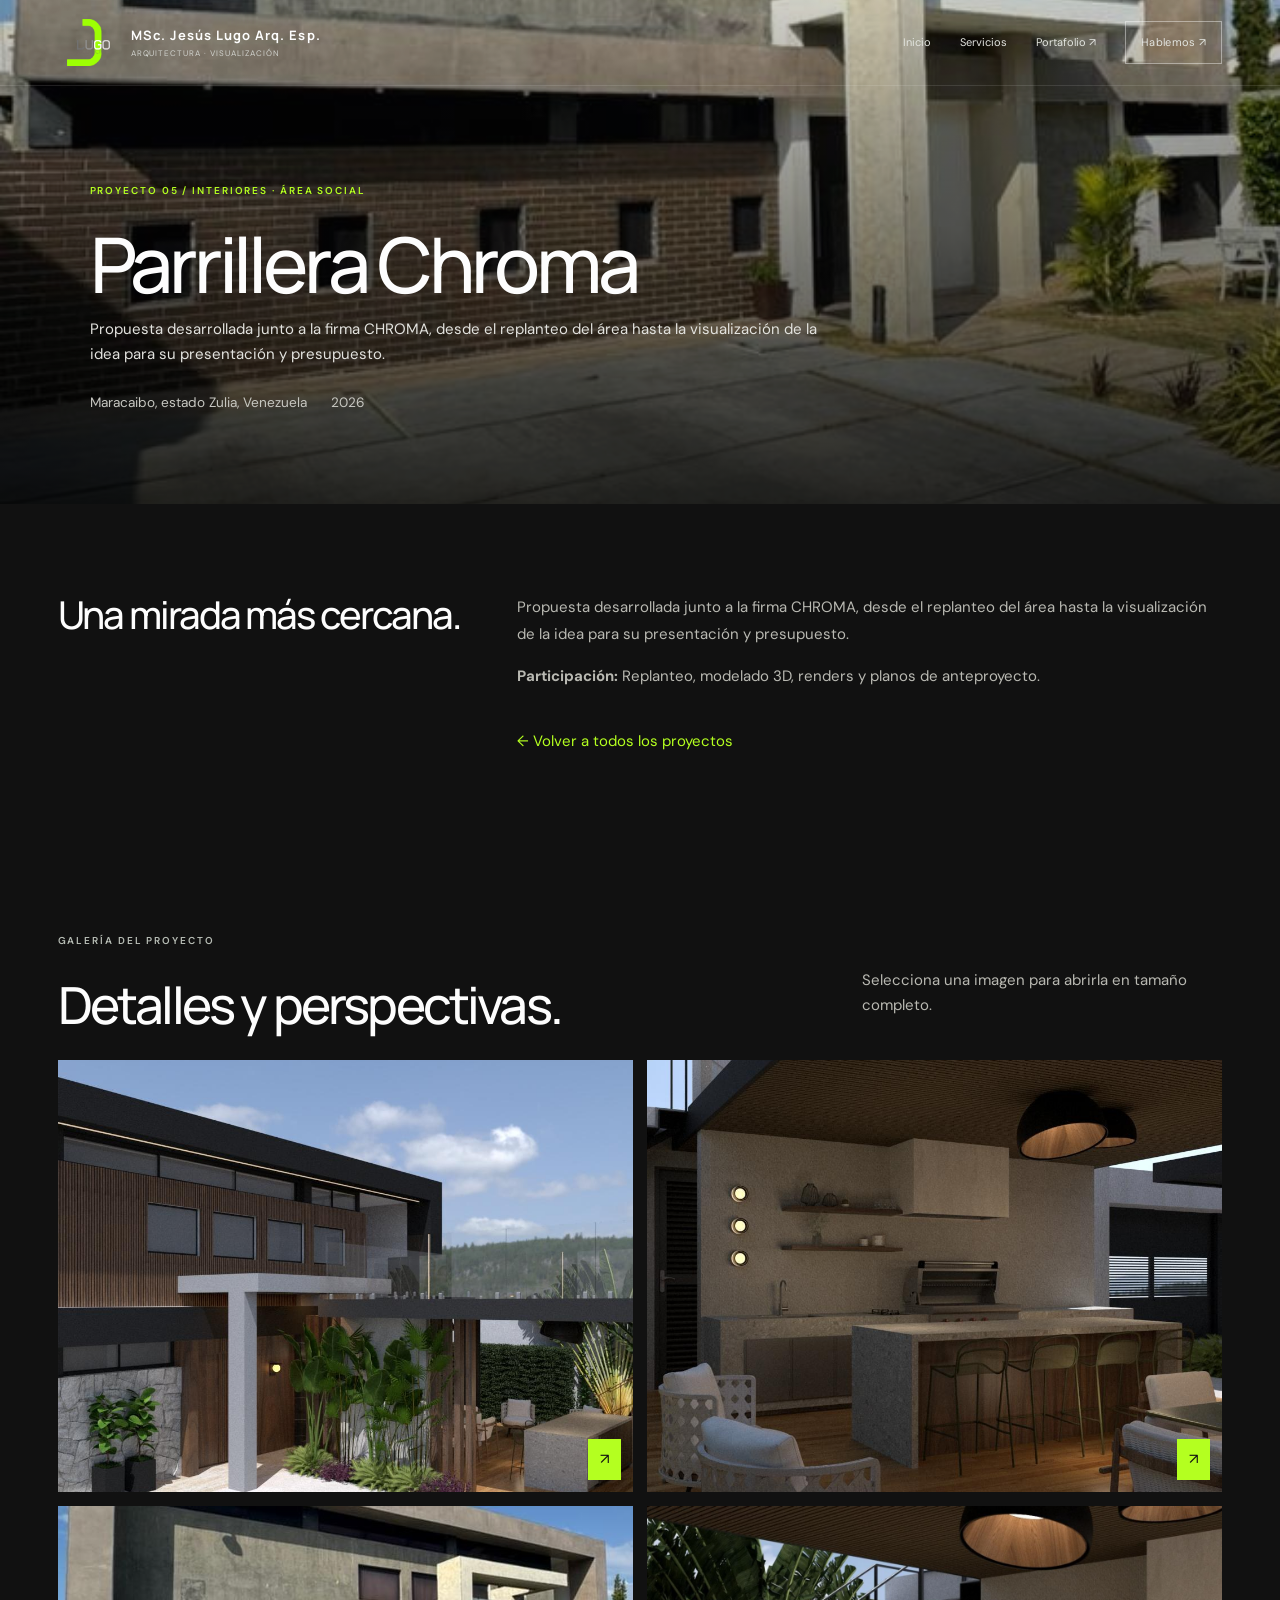
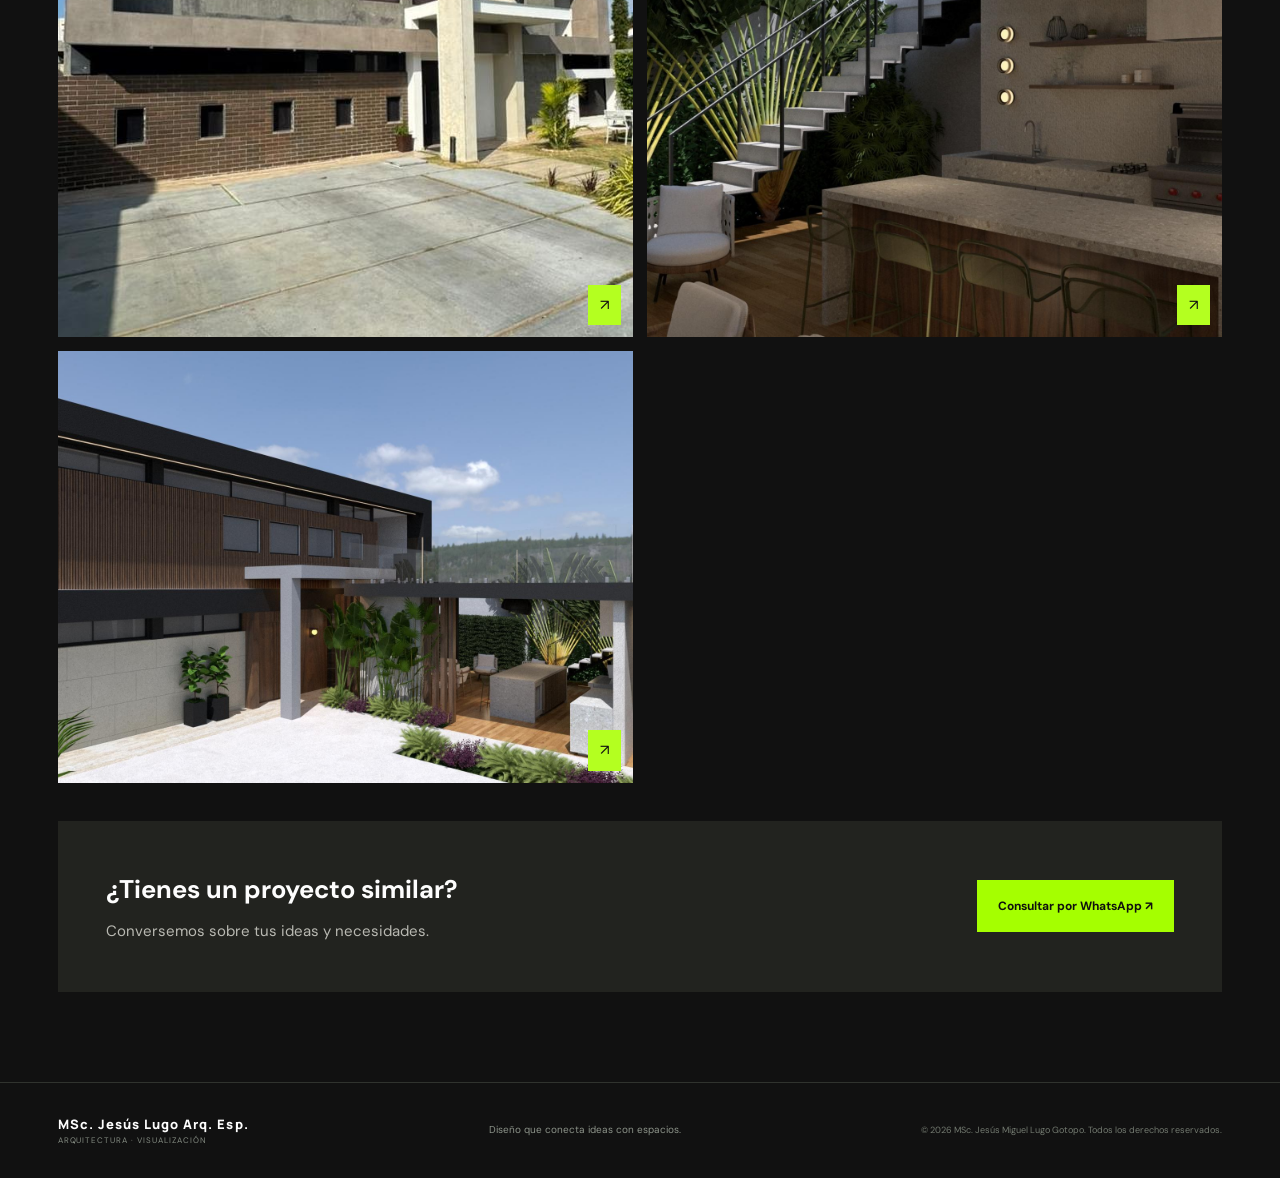
<file: proyectos/parrillera-chroma.html>
<!doctype html>
<html lang="es"><head><meta charset="utf-8"><meta name="viewport" content="width=device-width, initial-scale=1"><meta name="theme-color" content="#111111"><meta name="description" content="Parrillera Chroma — proyecto de arquitectura de MSc. Jesús Lugo Arq. Esp.."><title>Parrillera Chroma | MSc. Jesús Lugo Arq. Esp. Arquitectura</title><link rel="preconnect" href="https://fonts.googleapis.com"><link rel="preconnect" href="https://fonts.gstatic.com" crossorigin><link href="https://fonts.googleapis.com/css2?family=DM+Sans:wght@400;500;600;700&family=Manrope:wght@400;500;600;700;800&display=swap" rel="stylesheet"><link rel="stylesheet" href="../styles.css"><style>
.project-detail-hero{min-height:56vh;position:relative;display:flex;align-items:flex-end;padding:clamp(30px,7vw,90px);background:#20211f;overflow:hidden}.project-detail-hero:before{content:"";position:absolute;inset:0;background:linear-gradient(0deg,rgba(0,0,0,.82),rgba(0,0,0,.12)),url('../assets/parrillera-chroma.jpg') center/cover no-repeat;opacity:.92}.detail-content{position:relative;z-index:1;max-width:900px}.detail-content .eyebrow{color:#b4ff20}.detail-content h1{font-size:clamp(2.5rem,6vw,5.8rem);line-height:1.02;margin:14px 0}.detail-content p{color:#e3e3df;max-width:760px;line-height:1.7}.detail-meta{display:flex;gap:12px 24px;flex-wrap:wrap;color:#c7c7c1;font-size:.85rem;margin-top:24px}.detail-section{padding:clamp(45px,7vw,90px) 0}.detail-intro{display:grid;grid-template-columns:.75fr 1.25fr;gap:36px}.detail-intro h2{font-size:clamp(1.8rem,3vw,3rem);margin:0}.detail-intro p{color:#b9b9b2;line-height:1.8;margin-top:0}.gallery-heading{display:flex;justify-content:space-between;gap:24px;align-items:end;margin-bottom:28px}.gallery-heading h2{font-size:clamp(2rem,4vw,3.5rem);margin:0}.detail-gallery{display:grid;grid-template-columns:repeat(2,minmax(0,1fr));gap:14px}.gallery-image{display:block;position:relative;overflow:hidden;background:#242521;min-height:220px;aspect-ratio:4/3}.gallery-image img{width:100%;height:100%;object-fit:cover;display:block;transition:transform .4s}.gallery-image:hover img{transform:scale(1.035)}.gallery-image span{position:absolute;right:12px;bottom:12px;background:#b4ff20;color:#111;padding:8px 12px}.detail-cta{margin-top:38px;padding:clamp(24px,4vw,48px);background:#22231f;display:flex;justify-content:space-between;align-items:center;gap:24px}.detail-cta h3{margin:0 0 8px;font-size:1.6rem}.detail-cta p{margin:0;color:#b9b9b2}.back-link{display:inline-flex;margin-top:24px;color:#b4ff20;text-decoration:none}@media(max-width:700px){.detail-intro{grid-template-columns:1fr;gap:18px}.detail-gallery{grid-template-columns:1fr}.gallery-image{aspect-ratio:4/3}.gallery-heading,.detail-cta{align-items:flex-start;flex-direction:column}}
</style><style id="fix-separacion-logo-identidad">
/* Ajuste solicitado: separar visualmente el logo del nombre y evitar solapamientos */
.unified-contact .logo-outro-brand {
  display: flex !important;
  flex-direction: column !important;
  align-items: center !important;
  justify-content: flex-start !important;
  gap: 30px !important;
  text-align: center !important;
}
.unified-contact .logo-outro-emblem {
  width: clamp(180px, 19vw, 225px) !important;
  height: clamp(180px, 19vw, 225px) !important;
  flex: 0 0 auto !important;
  margin: 0 auto 6px !important;
  overflow: visible !important;
}
.unified-contact .logo-outro-mark {
  width: 100% !important;
  height: 100% !important;
  max-width: 100% !important;
  max-height: 100% !important;
  object-fit: contain !important;
}
.unified-contact .logo-outro-identity {
  position: relative !important;
  z-index: 3 !important;
  width: 100% !important;
  max-width: 650px !important;
  margin: 0 !important;
  padding-top: 2px !important;
  text-align: center !important;
}
@media (max-width: 620px) {
  .unified-contact .logo-outro-brand { gap: 26px !important; }
  .unified-contact .logo-outro-emblem {
    width: 175px !important;
    height: 175px !important;
    margin-bottom: 5px !important;
  }
}
</style>
</head><body><header class="site-header"><a class="brand" href="../index.html#inicio" aria-label="MSc. Jesús Lugo Arq. Esp., inicio"><span class="logo-wrap"><img src="../assets/logo-lugo.png" alt="Logo MSc. Jesús Lugo Arq. Esp."></span><span class="brand-copy"><strong>MSc. Jesús Lugo Arq. Esp.</strong><small>ARQUITECTURA · VISUALIZACIÓN</small></span></a><nav class="nav" aria-label="Navegación principal"><a href="../index.html#inicio">Inicio</a><a href="../index.html#servicios">Servicios</a><a href="https://heyzine.com/flip-book/7fd72b0650.html#page/1" target="_blank" rel="noopener noreferrer">Portafolio ↗</a><a class="nav-cta" href="https://wa.me/584149686647?text=Hola%20Jes%C3%BAs%2C%20quiero%20consultarte%20sobre%20un%20proyecto." target="_blank" rel="noopener">Hablemos ↗</a></nav></header><main><section class="project-detail-hero"><div class="detail-content"><p class="eyebrow">PROYECTO 05 / INTERIORES · ÁREA SOCIAL</p><h1>Parrillera Chroma</h1><p>Propuesta desarrollada junto a la firma CHROMA, desde el replanteo del área hasta la visualización de la idea para su presentación y presupuesto.</p><div class="detail-meta"><span>Maracaibo, estado Zulia, Venezuela</span><span>2026</span></div></div></section><section class="detail-section wrap"><div class="detail-intro"><h2>Una mirada más cercana.</h2><div><p>Propuesta desarrollada junto a la firma CHROMA, desde el replanteo del área hasta la visualización de la idea para su presentación y presupuesto.</p><p><strong>Participación:</strong> Replanteo, modelado 3D, renders y planos de anteproyecto.</p><a class="back-link" href="../index.html#proyectos">← Volver a todos los proyectos</a></div></div></section><section class="detail-section wrap"><div class="gallery-heading"><div><div class="section-kicker">GALERÍA DEL PROYECTO</div><h2>Detalles y perspectivas.</h2></div><p style="color:#b9b9b2;max-width:360px">Selecciona una imagen para abrirla en tamaño completo.</p></div><div class="detail-gallery">      <a class="gallery-image" href="../assets/parrillera-chroma-1.jpg" target="_blank" rel="noopener noreferrer" aria-label="Abrir imagen de Parrillera Chroma"><img src="../assets/parrillera-chroma-1.jpg" alt="Parrillera Chroma, imagen 1" loading="lazy"><span>↗</span></a>
      <a class="gallery-image" href="../assets/parrillera-chroma-2.jpg" target="_blank" rel="noopener noreferrer" aria-label="Abrir imagen de Parrillera Chroma"><img src="../assets/parrillera-chroma-2.jpg" alt="Parrillera Chroma, imagen 2" loading="lazy"><span>↗</span></a>
      <a class="gallery-image" href="../assets/parrillera-chroma-3.jpg" target="_blank" rel="noopener noreferrer" aria-label="Abrir imagen de Parrillera Chroma"><img src="../assets/parrillera-chroma-3.jpg" alt="Parrillera Chroma, imagen 3" loading="lazy"><span>↗</span></a>
      <a class="gallery-image" href="../assets/parrillera-chroma-4.jpg" target="_blank" rel="noopener noreferrer" aria-label="Abrir imagen de Parrillera Chroma"><img src="../assets/parrillera-chroma-4.jpg" alt="Parrillera Chroma, imagen 4" loading="lazy"><span>↗</span></a>
      <a class="gallery-image" href="../assets/parrillera-chroma-5.jpg" target="_blank" rel="noopener noreferrer" aria-label="Abrir imagen de Parrillera Chroma"><img src="../assets/parrillera-chroma-5.jpg" alt="Parrillera Chroma, imagen 5" loading="lazy"><span>↗</span></a></div><div class="detail-cta"><div><h3>¿Tienes un proyecto similar?</h3><p>Conversemos sobre tus ideas y necesidades.</p></div><a class="button button-green" href="https://wa.me/584149686647?text=Hola%20Jes%C3%BAs%2C%20vi%20el%20proyecto%20parrillera-chroma%20y%20quisiera%20consultarte%20sobre%20uno%20similar." target="_blank" rel="noopener">Consultar por WhatsApp ↗</a></div></section></main><footer class="footer"><div class="wrap footer-inner"><a class="footer-brand" href="../index.html#inicio">MSc. Jesús Lugo Arq. Esp.<span>ARQUITECTURA · VISUALIZACIÓN</span></a><p>Diseño que conecta ideas con espacios.</p><span class="copyright">© <span id="year"></span> MSc. Jesús Miguel Lugo Gotopo. Todos los derechos reservados.</span></div></footer><script>document.getElementById('year').textContent=new Date().getFullYear();</script>
<style>
/* Visor de imágenes con navegación por flechas */
.jl-lightbox { display:none; position:fixed; inset:0; z-index:99999; background:rgba(8,9,8,.94); align-items:center; justify-content:center; padding:4.5rem 4rem 3rem; box-sizing:border-box; }
.jl-lightbox.is-open { display:flex; }
.jl-lightbox-figure { margin:0; max-width:min(88vw,1400px); max-height:82vh; display:flex; flex-direction:column; align-items:center; gap:.75rem; }
.jl-lightbox-image { display:block; max-width:100%; max-height:76vh; width:auto; height:auto; object-fit:contain; box-shadow:0 12px 50px rgba(0,0,0,.3); }
.jl-lightbox-caption { color:#eee; font:500 .9rem/1.5 system-ui,sans-serif; text-align:center; }
.jl-lightbox-count { position:absolute; bottom:1rem; left:50%; transform:translateX(-50%); color:#ddd; font:500 .8rem system-ui,sans-serif; }
.jl-lightbox-close,.jl-lightbox-prev,.jl-lightbox-next { position:absolute; border:1px solid rgba(255,255,255,.32); background:rgba(25,25,25,.65); color:#fff; cursor:pointer; display:grid; place-items:center; border-radius:50%; width:48px; height:48px; font:300 2rem/1 system-ui,sans-serif; transition:background .2s, transform .2s; }
.jl-lightbox-close:hover,.jl-lightbox-prev:hover,.jl-lightbox-next:hover { background:rgba(165,255,0,.9); color:#111; }
.jl-lightbox-close { top:1.25rem; right:1.5rem; font-size:2rem; }
.jl-lightbox-prev { left:1.25rem; top:50%; transform:translateY(-50%); }
.jl-lightbox-next { right:1.25rem; top:50%; transform:translateY(-50%); }
.jl-lightbox button:disabled { opacity:.35; cursor:default; }
body.jl-lightbox-open { overflow:hidden; }
@media(max-width:640px) {
 .jl-lightbox { padding:4rem .75rem 3.5rem; }
 .jl-lightbox-figure { max-width:100%; max-height:80vh; }
 .jl-lightbox-image { max-width:100%; max-height:70vh; }
 .jl-lightbox-prev,.jl-lightbox-next { width:40px; height:40px; font-size:1.7rem; }
 .jl-lightbox-prev { left:.4rem; }
 .jl-lightbox-next { right:.4rem; }
 .jl-lightbox-close { top:.6rem; right:.7rem; }
}

/* Nombre profesional completo junto al logo */
.logo-outro-name { font-size: clamp(14px, 1.45vw, 20px); line-height: 1.4; letter-spacing: .055em; max-width: 330px; }
@media (max-width: 560px) { .logo-outro-name { font-size: 17px; } }

</style>
<script id="jesus-lugo-gallery-arrows">
(() => {
  const imgs = Array.from(document.querySelectorAll(
    '.project-gallery img, .gallery img, .gallery-grid img, .project-images img, .lightbox-trigger img'
  )).filter(img => img.src);
  if (!imgs.length) return;

  // Make each gallery image open in the same navigable lightbox.
  const modal = document.createElement('div');
  modal.className = 'jl-lightbox';
  modal.setAttribute('role', 'dialog');
  modal.setAttribute('aria-modal', 'true');
  modal.setAttribute('aria-label', 'Galería de imágenes');
  modal.innerHTML = `
    <button class="jl-lightbox-close" type="button" aria-label="Cerrar imagen">×</button>
    <button class="jl-lightbox-prev" type="button" aria-label="Imagen anterior">‹</button>
    <figure class="jl-lightbox-figure">
      <img class="jl-lightbox-image" alt="">
      <figcaption class="jl-lightbox-caption"></figcaption>
    </figure>
    <button class="jl-lightbox-next" type="button" aria-label="Imagen siguiente">›</button>
    <div class="jl-lightbox-count" aria-live="polite"></div>`;
  document.body.appendChild(modal);

  let current = 0;
  const imageEl = modal.querySelector('.jl-lightbox-image');
  const captionEl = modal.querySelector('.jl-lightbox-caption');
  const countEl = modal.querySelector('.jl-lightbox-count');

  function show(index) {
    current = (index + imgs.length) % imgs.length;
    const source = imgs[current];
    imageEl.src = source.currentSrc || source.src;
    imageEl.alt = source.alt || `Imagen ${current + 1}`;
    captionEl.textContent = source.dataset.caption || source.alt || '';
    countEl.textContent = `${current + 1} / ${imgs.length}`;
    modal.querySelector('.jl-lightbox-prev').disabled = imgs.length < 2;
    modal.querySelector('.jl-lightbox-next').disabled = imgs.length < 2;
  }
  function open(index) {
    show(index);
    modal.classList.add('is-open');
    document.body.classList.add('jl-lightbox-open');
    modal.querySelector('.jl-lightbox-close').focus();
  }
  function close() {
    modal.classList.remove('is-open');
    document.body.classList.remove('jl-lightbox-open');
  }

  imgs.forEach((img, index) => {
    img.style.cursor = 'zoom-in';
    img.addEventListener('click', event => {
      event.preventDefault();
      open(index);
    });
  });
  modal.querySelector('.jl-lightbox-prev').addEventListener('click', () => show(current - 1));
  modal.querySelector('.jl-lightbox-next').addEventListener('click', () => show(current + 1));
  modal.querySelector('.jl-lightbox-close').addEventListener('click', close);
  modal.addEventListener('click', event => { if (event.target === modal) close(); });
  document.addEventListener('keydown', event => {
    if (!modal.classList.contains('is-open')) return;
    if (event.key === 'Escape') close();
    if (event.key === 'ArrowLeft') show(current - 1);
    if (event.key === 'ArrowRight') show(current + 1);
  });
})();
</script>

</body></html>
</file>
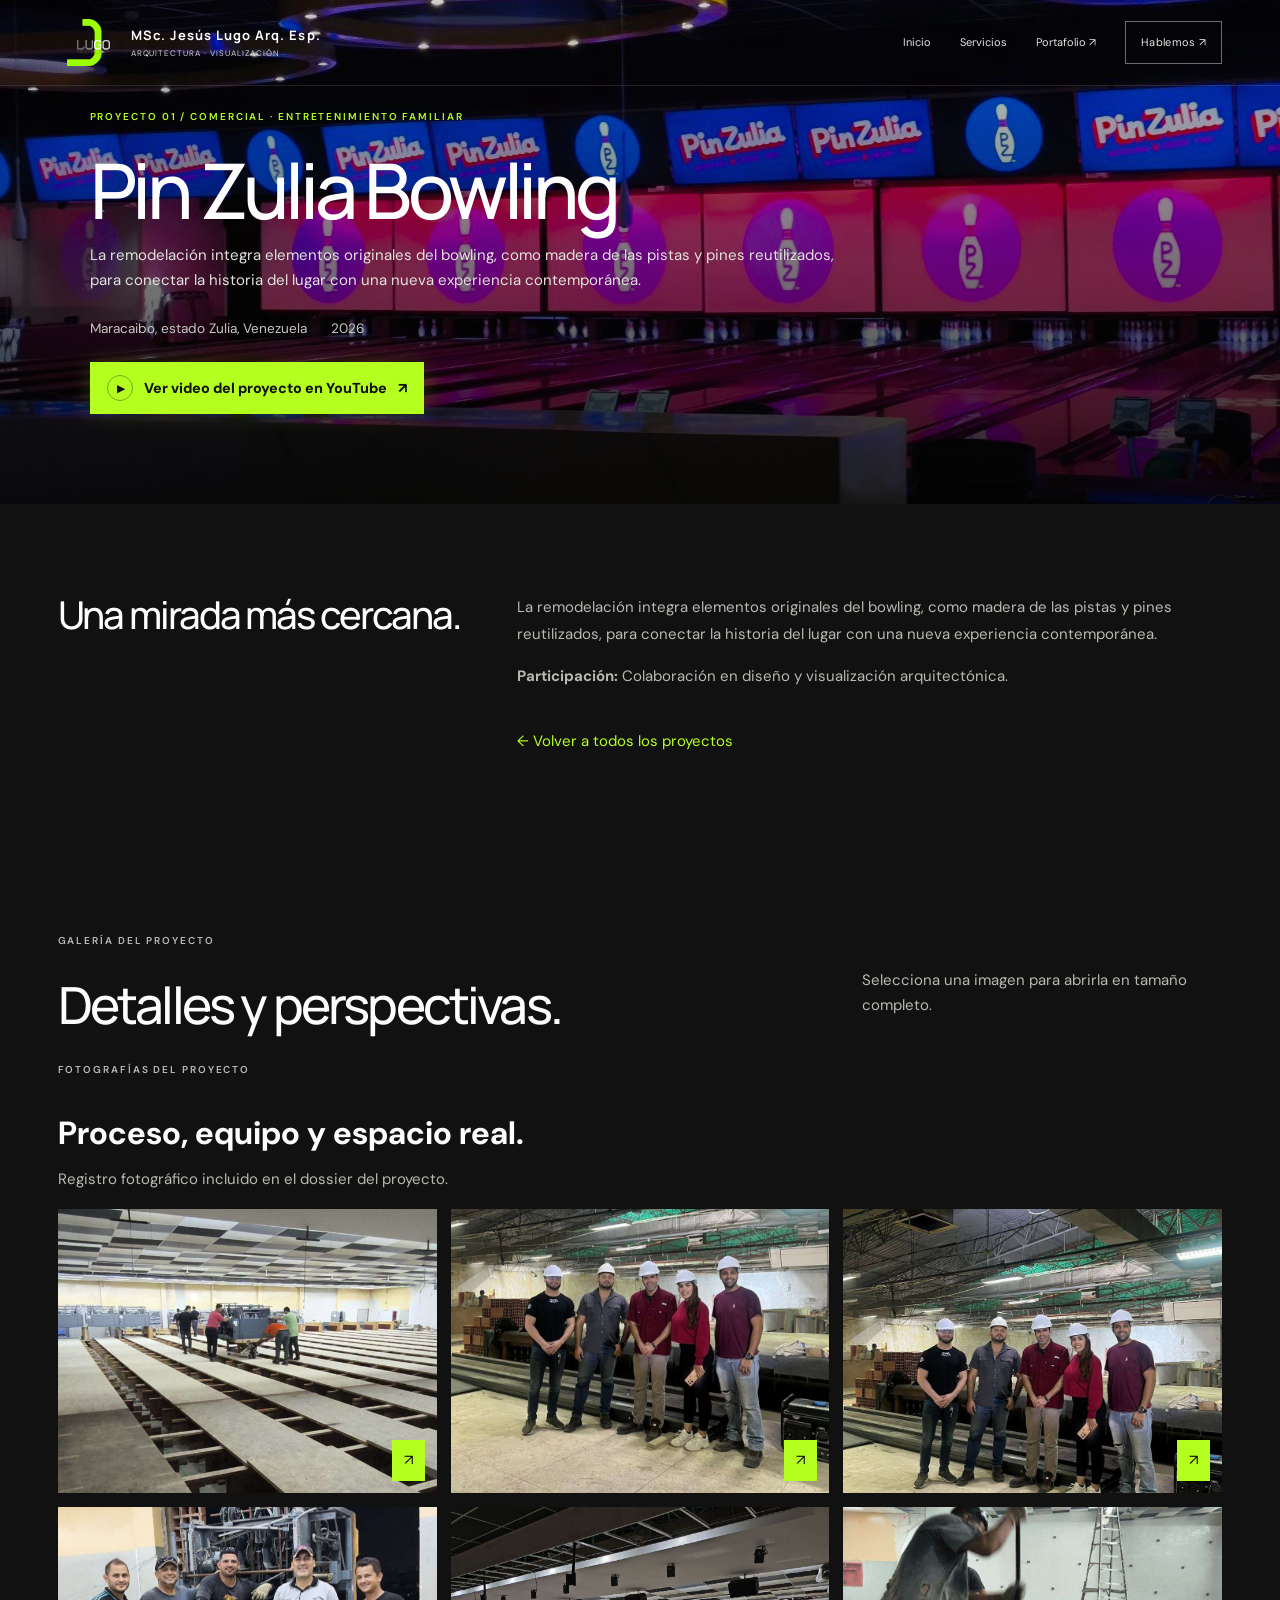
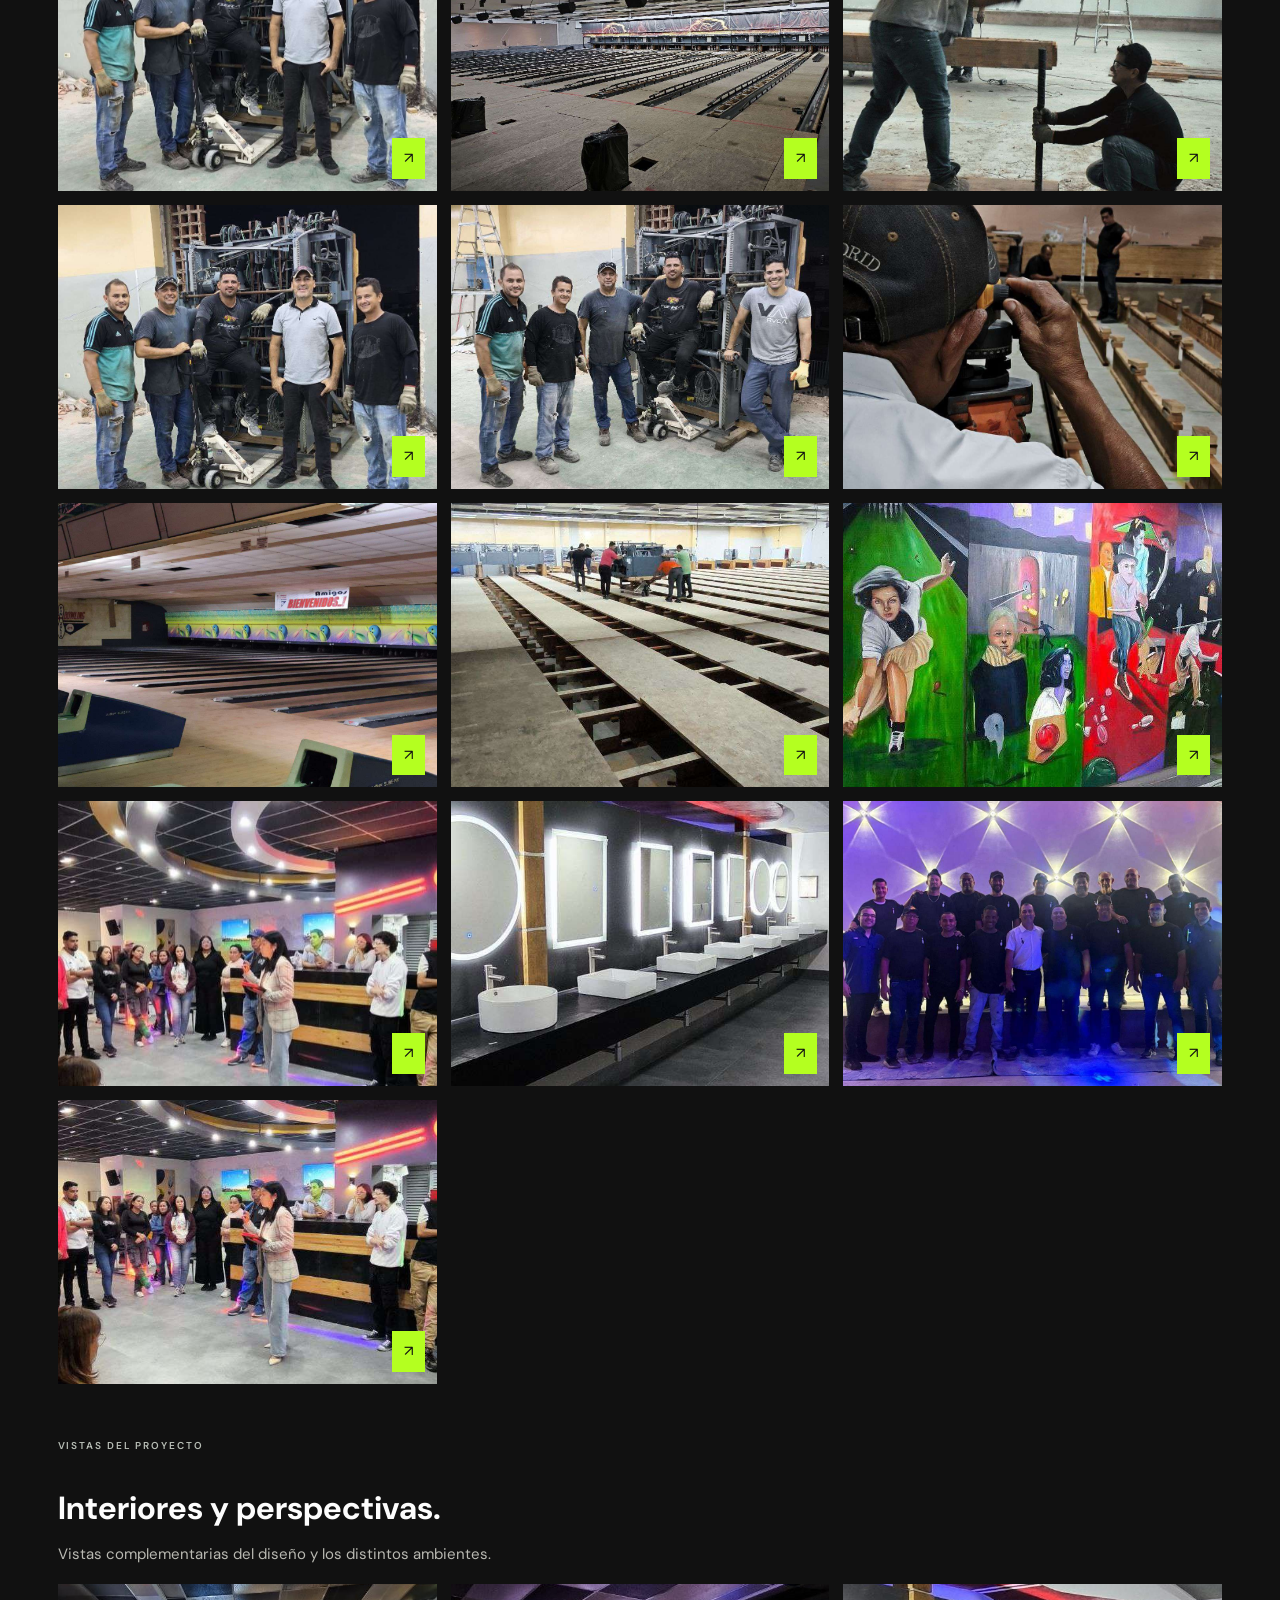
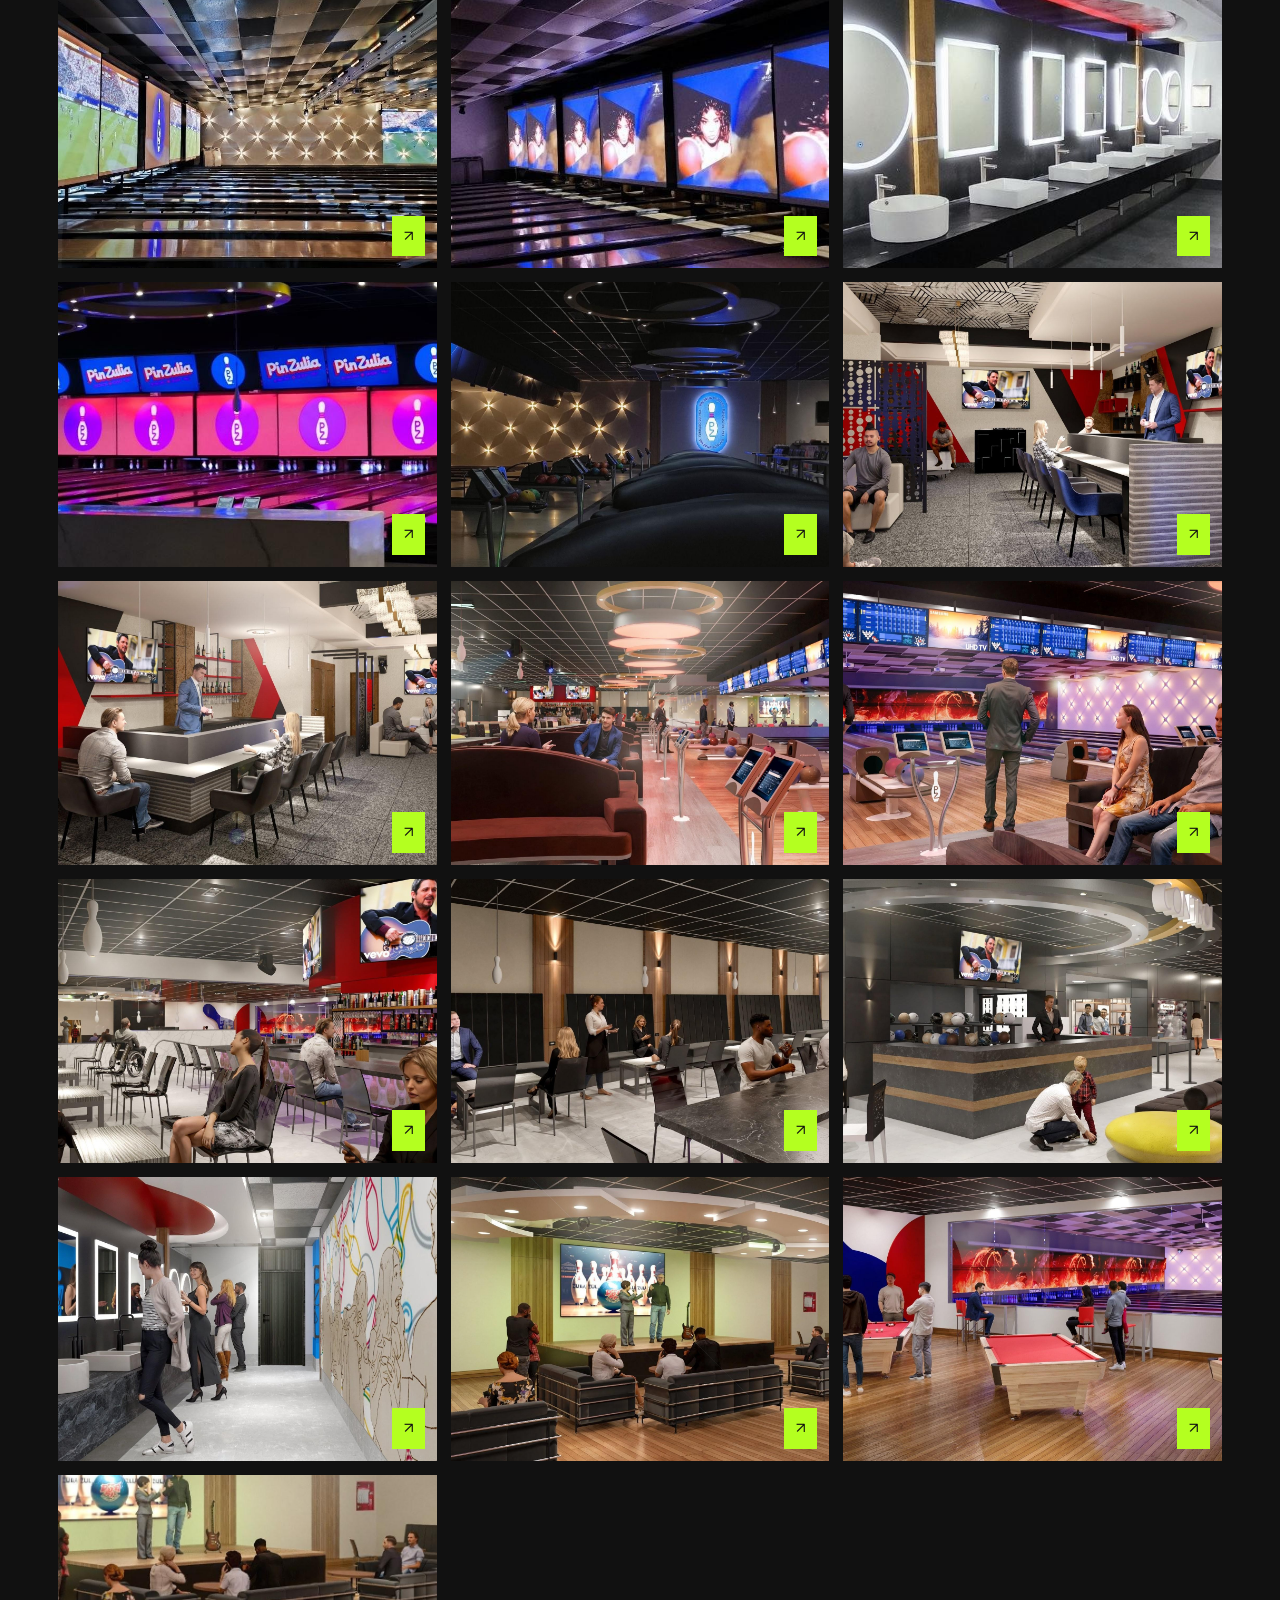
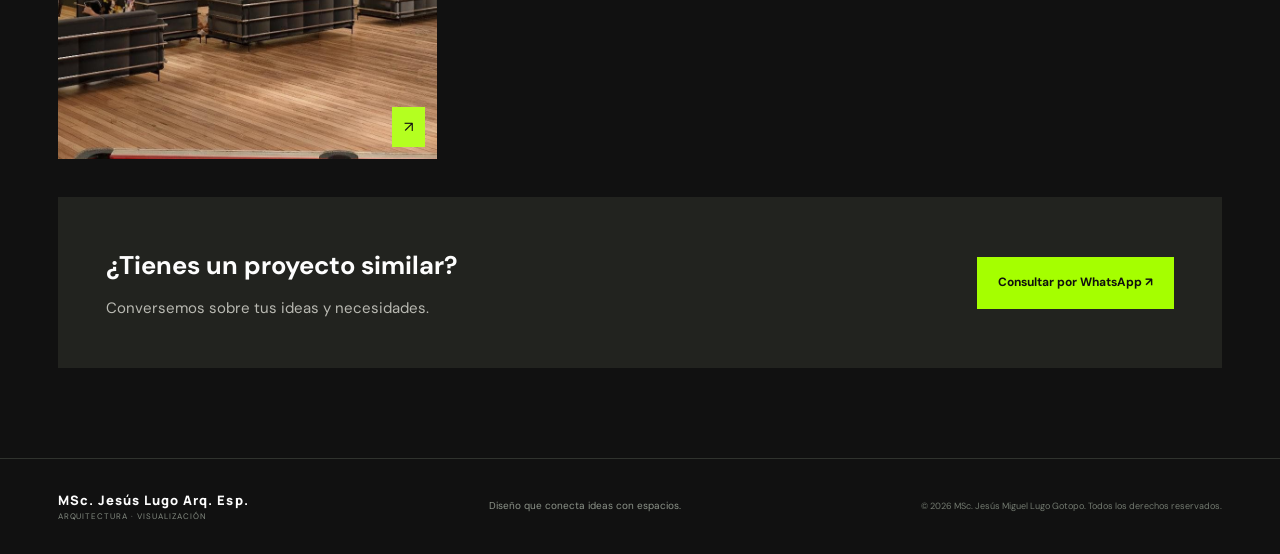
<file: proyectos/pin-zulia-bowling.html>
<!doctype html>
<html lang="es"><head><meta charset="utf-8"><meta name="viewport" content="width=device-width, initial-scale=1"><meta name="theme-color" content="#111111"><meta name="description" content="Pin Zulia Bowling — proyecto de arquitectura de MSc. Jesús Lugo Arq. Esp.."><title>Pin Zulia Bowling | MSc. Jesús Lugo Arq. Esp. Arquitectura</title><link rel="preconnect" href="https://fonts.googleapis.com"><link rel="preconnect" href="https://fonts.gstatic.com" crossorigin><link href="https://fonts.googleapis.com/css2?family=DM+Sans:wght@400;500;600;700&family=Manrope:wght@400;500;600;700;800&display=swap" rel="stylesheet"><link rel="stylesheet" href="../styles.css"><style>
.project-detail-hero{min-height:56vh;position:relative;display:flex;align-items:flex-end;padding:clamp(30px,7vw,90px);background:#20211f;overflow:hidden}.project-detail-hero:before{content:"";position:absolute;inset:0;background:linear-gradient(0deg,rgba(0,0,0,.82),rgba(0,0,0,.12)),url('../assets/pin-zulia-bowling.jpg') center/cover no-repeat;opacity:.92}.detail-content{position:relative;z-index:1;max-width:900px}.detail-content .eyebrow{color:#b4ff20}.detail-content h1{font-size:clamp(2.5rem,6vw,5.8rem);line-height:1.02;margin:14px 0}.detail-content p{color:#e3e3df;max-width:760px;line-height:1.7}.detail-meta{display:flex;gap:12px 24px;flex-wrap:wrap;color:#c7c7c1;font-size:.85rem;margin-top:24px}.detail-section{padding:clamp(45px,7vw,90px) 0}.detail-intro{display:grid;grid-template-columns:.75fr 1.25fr;gap:36px}.detail-intro h2{font-size:clamp(1.8rem,3vw,3rem);margin:0}.detail-intro p{color:#b9b9b2;line-height:1.8;margin-top:0}.gallery-heading{display:flex;justify-content:space-between;gap:24px;align-items:end;margin-bottom:28px}.gallery-heading h2{font-size:clamp(2rem,4vw,3.5rem);margin:0}.detail-gallery{display:grid;grid-template-columns:repeat(3,minmax(0,1fr));gap:14px}.photo-section-label{margin:30px 0 18px}.photo-section-label h3{font-size:clamp(1.35rem,2.5vw,2rem);margin:7px 0}.photo-section-label p{color:#b9b9b2;margin:0;line-height:1.6}.photo-gallery{margin-bottom:54px}.visual-section-label{margin-top:10px}.gallery-image{display:block;position:relative;overflow:hidden;background:#242521;min-height:220px;aspect-ratio:4/3}.gallery-image img{width:100%;height:100%;object-fit:cover;display:block;transition:transform .4s}.gallery-image:hover img{transform:scale(1.035)}.gallery-image span{position:absolute;right:12px;bottom:12px;background:#b4ff20;color:#111;padding:8px 12px}.detail-cta{margin-top:38px;padding:clamp(24px,4vw,48px);background:#22231f;display:flex;justify-content:space-between;align-items:center;gap:24px}.detail-cta h3{margin:0 0 8px;font-size:1.6rem}.detail-cta p{margin:0;color:#b9b9b2}.back-link{display:inline-flex;margin-top:24px;color:#b4ff20;text-decoration:none}@media(max-width:1000px){.detail-gallery{grid-template-columns:repeat(2,minmax(0,1fr))}}@media(max-width:700px){.detail-intro{grid-template-columns:1fr;gap:18px}.detail-gallery{grid-template-columns:1fr}.gallery-image{aspect-ratio:4/3}.gallery-heading,.detail-cta{align-items:flex-start;flex-direction:column}}
</style><style id="fix-separacion-logo-identidad">
/* Ajuste solicitado: separar visualmente el logo del nombre y evitar solapamientos */
.unified-contact .logo-outro-brand {
  display: flex !important;
  flex-direction: column !important;
  align-items: center !important;
  justify-content: flex-start !important;
  gap: 30px !important;
  text-align: center !important;
}
.unified-contact .logo-outro-emblem {
  width: clamp(180px, 19vw, 225px) !important;
  height: clamp(180px, 19vw, 225px) !important;
  flex: 0 0 auto !important;
  margin: 0 auto 6px !important;
  overflow: visible !important;
}
.unified-contact .logo-outro-mark {
  width: 100% !important;
  height: 100% !important;
  max-width: 100% !important;
  max-height: 100% !important;
  object-fit: contain !important;
}
.unified-contact .logo-outro-identity {
  position: relative !important;
  z-index: 3 !important;
  width: 100% !important;
  max-width: 650px !important;
  margin: 0 !important;
  padding-top: 2px !important;
  text-align: center !important;
}
@media (max-width: 620px) {
  .unified-contact .logo-outro-brand { gap: 26px !important; }
  .unified-contact .logo-outro-emblem {
    width: 175px !important;
    height: 175px !important;
    margin-bottom: 5px !important;
  }
}
</style>
</head><body><header class="site-header"><a class="brand" href="../index.html#inicio" aria-label="MSc. Jesús Lugo Arq. Esp., inicio"><span class="logo-wrap"><img src="../assets/logo-lugo.png" alt="Logo MSc. Jesús Lugo Arq. Esp."></span><span class="brand-copy"><strong>MSc. Jesús Lugo Arq. Esp.</strong><small>ARQUITECTURA · VISUALIZACIÓN</small></span></a><nav class="nav" aria-label="Navegación principal"><a href="../index.html#inicio">Inicio</a><a href="../index.html#servicios">Servicios</a><a href="https://heyzine.com/flip-book/7fd72b0650.html#page/1" target="_blank" rel="noopener noreferrer">Portafolio ↗</a><a class="nav-cta" href="https://wa.me/584149686647?text=Hola%20Jes%C3%BAs%2C%20quiero%20consultarte%20sobre%20un%20proyecto." target="_blank" rel="noopener">Hablemos ↗</a></nav></header><main><section class="project-detail-hero"><div class="detail-content"><p class="eyebrow">PROYECTO 01 / COMERCIAL · ENTRETENIMIENTO FAMILIAR</p><h1>Pin Zulia Bowling</h1><p>La remodelación integra elementos originales del bowling, como madera de las pistas y pines reutilizados, para conectar la historia del lugar con una nueva experiencia contemporánea.</p><div class="detail-meta"><span>Maracaibo, estado Zulia, Venezuela</span><span>2026</span></div><a class="project-detail-video" href="https://youtu.be/3D9efDtG9n0" target="_blank" rel="noopener noreferrer"><span class="video-play" aria-hidden="true">▶</span><span>Ver video del proyecto en YouTube</span><span aria-hidden="true">↗</span></a></div></section><section class="detail-section wrap"><div class="detail-intro"><h2>Una mirada más cercana.</h2><div><p>La remodelación integra elementos originales del bowling, como madera de las pistas y pines reutilizados, para conectar la historia del lugar con una nueva experiencia contemporánea.</p><p><strong>Participación:</strong> Colaboración en diseño y visualización arquitectónica.</p><a class="back-link" href="../index.html#proyectos">← Volver a todos los proyectos</a></div></div></section><section class="detail-section wrap"><div class="gallery-heading"><div><div class="section-kicker">GALERÍA DEL PROYECTO</div><h2>Detalles y perspectivas.</h2></div><p style="color:#b9b9b2;max-width:360px">Selecciona una imagen para abrirla en tamaño completo.</p></div><div class="photo-section-label"><div class="section-kicker">FOTOGRAFÍAS DEL PROYECTO</div><h3>Proceso, equipo y espacio real.</h3><p>Registro fotográfico incluido en el dossier del proyecto.</p></div><div class="detail-gallery photo-gallery">
<a class="gallery-image" href="../assets/pin-zulia-foto-01.jpg" target="_blank" rel="noopener noreferrer" aria-label="Abrir fotografía 1 de Pin Zulia Bowling"><img src="../assets/pin-zulia-foto-01.jpg" alt="Registro de las pistas durante el proceso de instalación" loading="lazy"><span>↗</span></a>
<a class="gallery-image" href="../assets/pin-zulia-foto-02.jpg" target="_blank" rel="noopener noreferrer" aria-label="Abrir fotografía 2 de Pin Zulia Bowling"><img src="../assets/pin-zulia-foto-02.jpg" alt="Equipo de trabajo durante la ejecución del proyecto" loading="lazy"><span>↗</span></a>
<a class="gallery-image" href="../assets/pin-zulia-foto-03.jpg" target="_blank" rel="noopener noreferrer" aria-label="Abrir fotografía 3 de Pin Zulia Bowling"><img src="../assets/pin-zulia-foto-03.jpg" alt="Equipo de trabajo en el área de pistas" loading="lazy"><span>↗</span></a>
<a class="gallery-image" href="../assets/pin-zulia-foto-04.jpg" target="_blank" rel="noopener noreferrer" aria-label="Abrir fotografía 4 de Pin Zulia Bowling"><img src="../assets/pin-zulia-foto-04.jpg" alt="Equipo técnico junto al sistema de retorno de bolas" loading="lazy"><span>↗</span></a>
<a class="gallery-image" href="../assets/pin-zulia-foto-05.jpg" target="_blank" rel="noopener noreferrer" aria-label="Abrir fotografía 5 de Pin Zulia Bowling"><img src="../assets/pin-zulia-foto-05.jpg" alt="Vista general de las pistas durante la adecuación" loading="lazy"><span>↗</span></a>
<a class="gallery-image" href="../assets/pin-zulia-foto-06.jpg" target="_blank" rel="noopener noreferrer" aria-label="Abrir fotografía 6 de Pin Zulia Bowling"><img src="../assets/pin-zulia-foto-06.jpg" alt="Trabajo de montaje y adecuación de las pistas" loading="lazy"><span>↗</span></a>
<a class="gallery-image" href="../assets/pin-zulia-foto-07.jpg" target="_blank" rel="noopener noreferrer" aria-label="Abrir fotografía 7 de Pin Zulia Bowling"><img src="../assets/pin-zulia-foto-07.jpg" alt="Equipo técnico durante la instalación del equipamiento" loading="lazy"><span>↗</span></a>
<a class="gallery-image" href="../assets/pin-zulia-foto-08.jpg" target="_blank" rel="noopener noreferrer" aria-label="Abrir fotografía 8 de Pin Zulia Bowling"><img src="../assets/pin-zulia-foto-08.jpg" alt="Registro del equipo en el área de trabajo" loading="lazy"><span>↗</span></a>
<a class="gallery-image" href="../assets/pin-zulia-foto-09.jpg" target="_blank" rel="noopener noreferrer" aria-label="Abrir fotografía 9 de Pin Zulia Bowling"><img src="../assets/pin-zulia-foto-09.jpg" alt="Registro fotográfico de las pistas y equipamiento" loading="lazy"><span>↗</span></a>
<a class="gallery-image" href="../assets/pin-zulia-foto-10.jpg" target="_blank" rel="noopener noreferrer" aria-label="Abrir fotografía 10 de Pin Zulia Bowling"><img src="../assets/pin-zulia-foto-10.jpg" alt="Vista de las pistas y sus pantallas" loading="lazy"><span>↗</span></a>
<a class="gallery-image" href="../assets/pin-zulia-foto-11.jpg" target="_blank" rel="noopener noreferrer" aria-label="Abrir fotografía 11 de Pin Zulia Bowling"><img src="../assets/pin-zulia-foto-11.jpg" alt="Vista del área de pistas durante la obra" loading="lazy"><span>↗</span></a>
<a class="gallery-image" href="../assets/pin-zulia-foto-12.jpg" target="_blank" rel="noopener noreferrer" aria-label="Abrir fotografía 12 de Pin Zulia Bowling"><img src="../assets/pin-zulia-foto-12.jpg" alt="Mural decorativo en el área de entretenimiento" loading="lazy"><span>↗</span></a>
<a class="gallery-image" href="../assets/pin-zulia-foto-13.jpg" target="_blank" rel="noopener noreferrer" aria-label="Abrir fotografía 13 de Pin Zulia Bowling"><img src="../assets/pin-zulia-foto-13.jpg" alt="Registro del espacio durante una actividad" loading="lazy"><span>↗</span></a>
<a class="gallery-image" href="../assets/pin-zulia-foto-14.jpg" target="_blank" rel="noopener noreferrer" aria-label="Abrir fotografía 14 de Pin Zulia Bowling"><img src="../assets/pin-zulia-foto-14.jpg" alt="Vista del área de bowling y sus pistas" loading="lazy"><span>↗</span></a>
<a class="gallery-image" href="../assets/pin-zulia-foto-15.jpg" target="_blank" rel="noopener noreferrer" aria-label="Abrir fotografía 15 de Pin Zulia Bowling"><img src="../assets/pin-zulia-foto-15.jpg" alt="Equipo de trabajo en el proyecto" loading="lazy"><span>↗</span></a>
<a class="gallery-image" href="../assets/pin-zulia-foto-16.jpg" target="_blank" rel="noopener noreferrer" aria-label="Abrir fotografía 16 de Pin Zulia Bowling"><img src="../assets/pin-zulia-foto-16.jpg" alt="Registro del área de entretenimiento" loading="lazy"><span>↗</span></a>
</div><div class="photo-section-label visual-section-label"><div class="section-kicker">VISTAS DEL PROYECTO</div><h3>Interiores y perspectivas.</h3><p>Vistas complementarias del diseño y los distintos ambientes.</p></div>
<div class="detail-gallery">
      <a class="gallery-image" href="../assets/pin-zulia-bowling-1.jpg" target="_blank" rel="noopener noreferrer" aria-label="Abrir imagen 1 de Pin Zulia Bowling"><img src="../assets/pin-zulia-bowling-1.jpg" alt="Pistas de bowling con pantallas y techo decorativo" loading="lazy"><span>↗</span></a>
      <a class="gallery-image" href="../assets/pin-zulia-bowling-2.jpg" target="_blank" rel="noopener noreferrer" aria-label="Abrir imagen 2 de Pin Zulia Bowling"><img src="../assets/pin-zulia-bowling-2.jpg" alt="Perspectiva de las pistas con pantallas laterales" loading="lazy"><span>↗</span></a>
      <a class="gallery-image" href="../assets/pin-zulia-bowling-3.jpg" target="_blank" rel="noopener noreferrer" aria-label="Abrir imagen 3 de Pin Zulia Bowling"><img src="../assets/pin-zulia-bowling-3.jpg" alt="Área de lavamanos e iluminación integrada" loading="lazy"><span>↗</span></a>
      <a class="gallery-image" href="../assets/pin-zulia-bowling-4.jpg" target="_blank" rel="noopener noreferrer" aria-label="Abrir imagen 4 de Pin Zulia Bowling"><img src="../assets/pin-zulia-bowling-4.jpg" alt="Pistas de bowling con iluminación de colores" loading="lazy"><span>↗</span></a>
      <a class="gallery-image" href="../assets/pin-zulia-bowling-5.jpg" target="_blank" rel="noopener noreferrer" aria-label="Abrir imagen 5 de Pin Zulia Bowling"><img src="../assets/pin-zulia-bowling-5.jpg" alt="Zona de asientos y pistas de bowling" loading="lazy"><span>↗</span></a>
      <a class="gallery-image" href="../assets/pin-zulia-bowling-6.jpg" target="_blank" rel="noopener noreferrer" aria-label="Abrir imagen 6 de Pin Zulia Bowling"><img src="../assets/pin-zulia-bowling-6.jpg" alt="Vista interior del área de recepción y espera" loading="lazy"><span>↗</span></a>
      <a class="gallery-image" href="../assets/pin-zulia-bowling-7.jpg" target="_blank" rel="noopener noreferrer" aria-label="Abrir imagen 7 de Pin Zulia Bowling"><img src="../assets/pin-zulia-bowling-7.jpg" alt="Mostrador de recepción y zona de atención" loading="lazy"><span>↗</span></a>
      <a class="gallery-image" href="../assets/pin-zulia-bowling-8.jpg" target="_blank" rel="noopener noreferrer" aria-label="Abrir imagen 8 de Pin Zulia Bowling"><img src="../assets/pin-zulia-bowling-8.jpg" alt="Área de circulación junto a las pistas" loading="lazy"><span>↗</span></a>
      <a class="gallery-image" href="../assets/pin-zulia-bowling-9.jpg" target="_blank" rel="noopener noreferrer" aria-label="Abrir imagen 9 de Pin Zulia Bowling"><img src="../assets/pin-zulia-bowling-9.jpg" alt="Vista de las pistas y zona de jugadores" loading="lazy"><span>↗</span></a>
      <a class="gallery-image" href="../assets/pin-zulia-bowling-10.jpg" target="_blank" rel="noopener noreferrer" aria-label="Abrir imagen 10 de Pin Zulia Bowling"><img src="../assets/pin-zulia-bowling-10.jpg" alt="Área de mesas y sillas junto a las pistas" loading="lazy"><span>↗</span></a>
      <a class="gallery-image" href="../assets/pin-zulia-bowling-11.jpg" target="_blank" rel="noopener noreferrer" aria-label="Abrir imagen 11 de Pin Zulia Bowling"><img src="../assets/pin-zulia-bowling-11.jpg" alt="Zona de espera con asientos y divisiones" loading="lazy"><span>↗</span></a>
      <a class="gallery-image" href="../assets/pin-zulia-bowling-12.jpg" target="_blank" rel="noopener noreferrer" aria-label="Abrir imagen 12 de Pin Zulia Bowling"><img src="../assets/pin-zulia-bowling-12.jpg" alt="Mostrador de atención y área de bowling" loading="lazy"><span>↗</span></a>
      <a class="gallery-image" href="../assets/pin-zulia-bowling-13.jpg" target="_blank" rel="noopener noreferrer" aria-label="Abrir imagen 13 de Pin Zulia Bowling"><img src="../assets/pin-zulia-bowling-13.jpg" alt="Pasillo interior con arte mural" loading="lazy"><span>↗</span></a>
      <a class="gallery-image" href="../assets/pin-zulia-bowling-14.jpg" target="_blank" rel="noopener noreferrer" aria-label="Abrir imagen 14 de Pin Zulia Bowling"><img src="../assets/pin-zulia-bowling-14.jpg" alt="Zona de espera con pantalla y asientos" loading="lazy"><span>↗</span></a>
      <a class="gallery-image" href="../assets/pin-zulia-bowling-15.jpg" target="_blank" rel="noopener noreferrer" aria-label="Abrir imagen 15 de Pin Zulia Bowling"><img src="../assets/pin-zulia-bowling-15.jpg" alt="Área recreativa con mesa de juego" loading="lazy"><span>↗</span></a>
      <a class="gallery-image" href="../assets/pin-zulia-bowling-16.jpg" target="_blank" rel="noopener noreferrer" aria-label="Abrir imagen 16 de Pin Zulia Bowling"><img src="../assets/pin-zulia-bowling-16.jpg" alt="Zona de entretenimiento con mesa de juego y asientos" loading="lazy"><span>↗</span></a></div><div class="detail-cta"><div><h3>¿Tienes un proyecto similar?</h3><p>Conversemos sobre tus ideas y necesidades.</p></div><a class="button button-green" href="https://wa.me/584149686647?text=Hola%20Jes%C3%BAs%2C%20vi%20el%20proyecto%20pin-zulia-bowling%20y%20quisiera%20consultarte%20sobre%20uno%20similar." target="_blank" rel="noopener">Consultar por WhatsApp ↗</a></div></section></main><footer class="footer"><div class="wrap footer-inner"><a class="footer-brand" href="../index.html#inicio">MSc. Jesús Lugo Arq. Esp.<span>ARQUITECTURA · VISUALIZACIÓN</span></a><p>Diseño que conecta ideas con espacios.</p><span class="copyright">© <span id="year"></span> MSc. Jesús Miguel Lugo Gotopo. Todos los derechos reservados.</span></div></footer><script>document.getElementById('year').textContent=new Date().getFullYear();</script>
<style>
/* Visor de imágenes con navegación por flechas */
.jl-lightbox { display:none; position:fixed; inset:0; z-index:99999; background:rgba(8,9,8,.94); align-items:center; justify-content:center; padding:4.5rem 4rem 3rem; box-sizing:border-box; }
.jl-lightbox.is-open { display:flex; }
.jl-lightbox-figure { margin:0; max-width:min(88vw,1400px); max-height:82vh; display:flex; flex-direction:column; align-items:center; gap:.75rem; }
.jl-lightbox-image { display:block; max-width:100%; max-height:76vh; width:auto; height:auto; object-fit:contain; box-shadow:0 12px 50px rgba(0,0,0,.3); }
.jl-lightbox-caption { color:#eee; font:500 .9rem/1.5 system-ui,sans-serif; text-align:center; }
.jl-lightbox-count { position:absolute; bottom:1rem; left:50%; transform:translateX(-50%); color:#ddd; font:500 .8rem system-ui,sans-serif; }
.jl-lightbox-close,.jl-lightbox-prev,.jl-lightbox-next { position:absolute; border:1px solid rgba(255,255,255,.32); background:rgba(25,25,25,.65); color:#fff; cursor:pointer; display:grid; place-items:center; border-radius:50%; width:48px; height:48px; font:300 2rem/1 system-ui,sans-serif; transition:background .2s, transform .2s; }
.jl-lightbox-close:hover,.jl-lightbox-prev:hover,.jl-lightbox-next:hover { background:rgba(165,255,0,.9); color:#111; }
.jl-lightbox-close { top:1.25rem; right:1.5rem; font-size:2rem; }
.jl-lightbox-prev { left:1.25rem; top:50%; transform:translateY(-50%); }
.jl-lightbox-next { right:1.25rem; top:50%; transform:translateY(-50%); }
.jl-lightbox button:disabled { opacity:.35; cursor:default; }
body.jl-lightbox-open { overflow:hidden; }
@media(max-width:640px) {
 .jl-lightbox { padding:4rem .75rem 3.5rem; }
 .jl-lightbox-figure { max-width:100%; max-height:80vh; }
 .jl-lightbox-image { max-width:100%; max-height:70vh; }
 .jl-lightbox-prev,.jl-lightbox-next { width:40px; height:40px; font-size:1.7rem; }
 .jl-lightbox-prev { left:.4rem; }
 .jl-lightbox-next { right:.4rem; }
 .jl-lightbox-close { top:.6rem; right:.7rem; }
}

/* Nombre profesional completo junto al logo */
.logo-outro-name { font-size: clamp(14px, 1.45vw, 20px); line-height: 1.4; letter-spacing: .055em; max-width: 330px; }
@media (max-width: 560px) { .logo-outro-name { font-size: 17px; } }

</style>
<script id="jesus-lugo-gallery-arrows">
(() => {
  const imgs = Array.from(document.querySelectorAll(
    '.project-gallery img, .gallery img, .gallery-grid img, .project-images img, .lightbox-trigger img'
  )).filter(img => img.src);
  if (!imgs.length) return;

  // Make each gallery image open in the same navigable lightbox.
  const modal = document.createElement('div');
  modal.className = 'jl-lightbox';
  modal.setAttribute('role', 'dialog');
  modal.setAttribute('aria-modal', 'true');
  modal.setAttribute('aria-label', 'Galería de imágenes');
  modal.innerHTML = `
    <button class="jl-lightbox-close" type="button" aria-label="Cerrar imagen">×</button>
    <button class="jl-lightbox-prev" type="button" aria-label="Imagen anterior">‹</button>
    <figure class="jl-lightbox-figure">
      <img class="jl-lightbox-image" alt="">
      <figcaption class="jl-lightbox-caption"></figcaption>
    </figure>
    <button class="jl-lightbox-next" type="button" aria-label="Imagen siguiente">›</button>
    <div class="jl-lightbox-count" aria-live="polite"></div>`;
  document.body.appendChild(modal);

  let current = 0;
  const imageEl = modal.querySelector('.jl-lightbox-image');
  const captionEl = modal.querySelector('.jl-lightbox-caption');
  const countEl = modal.querySelector('.jl-lightbox-count');

  function show(index) {
    current = (index + imgs.length) % imgs.length;
    const source = imgs[current];
    imageEl.src = source.currentSrc || source.src;
    imageEl.alt = source.alt || `Imagen ${current + 1}`;
    captionEl.textContent = source.dataset.caption || source.alt || '';
    countEl.textContent = `${current + 1} / ${imgs.length}`;
    modal.querySelector('.jl-lightbox-prev').disabled = imgs.length < 2;
    modal.querySelector('.jl-lightbox-next').disabled = imgs.length < 2;
  }
  function open(index) {
    show(index);
    modal.classList.add('is-open');
    document.body.classList.add('jl-lightbox-open');
    modal.querySelector('.jl-lightbox-close').focus();
  }
  function close() {
    modal.classList.remove('is-open');
    document.body.classList.remove('jl-lightbox-open');
  }

  imgs.forEach((img, index) => {
    img.style.cursor = 'zoom-in';
    img.addEventListener('click', event => {
      event.preventDefault();
      open(index);
    });
  });
  modal.querySelector('.jl-lightbox-prev').addEventListener('click', () => show(current - 1));
  modal.querySelector('.jl-lightbox-next').addEventListener('click', () => show(current + 1));
  modal.querySelector('.jl-lightbox-close').addEventListener('click', close);
  modal.addEventListener('click', event => { if (event.target === modal) close(); });
  document.addEventListener('keydown', event => {
    if (!modal.classList.contains('is-open')) return;
    if (event.key === 'Escape') close();
    if (event.key === 'ArrowLeft') show(current - 1);
    if (event.key === 'ArrowRight') show(current + 1);
  });
})();
</script>

</body></html>
</file>
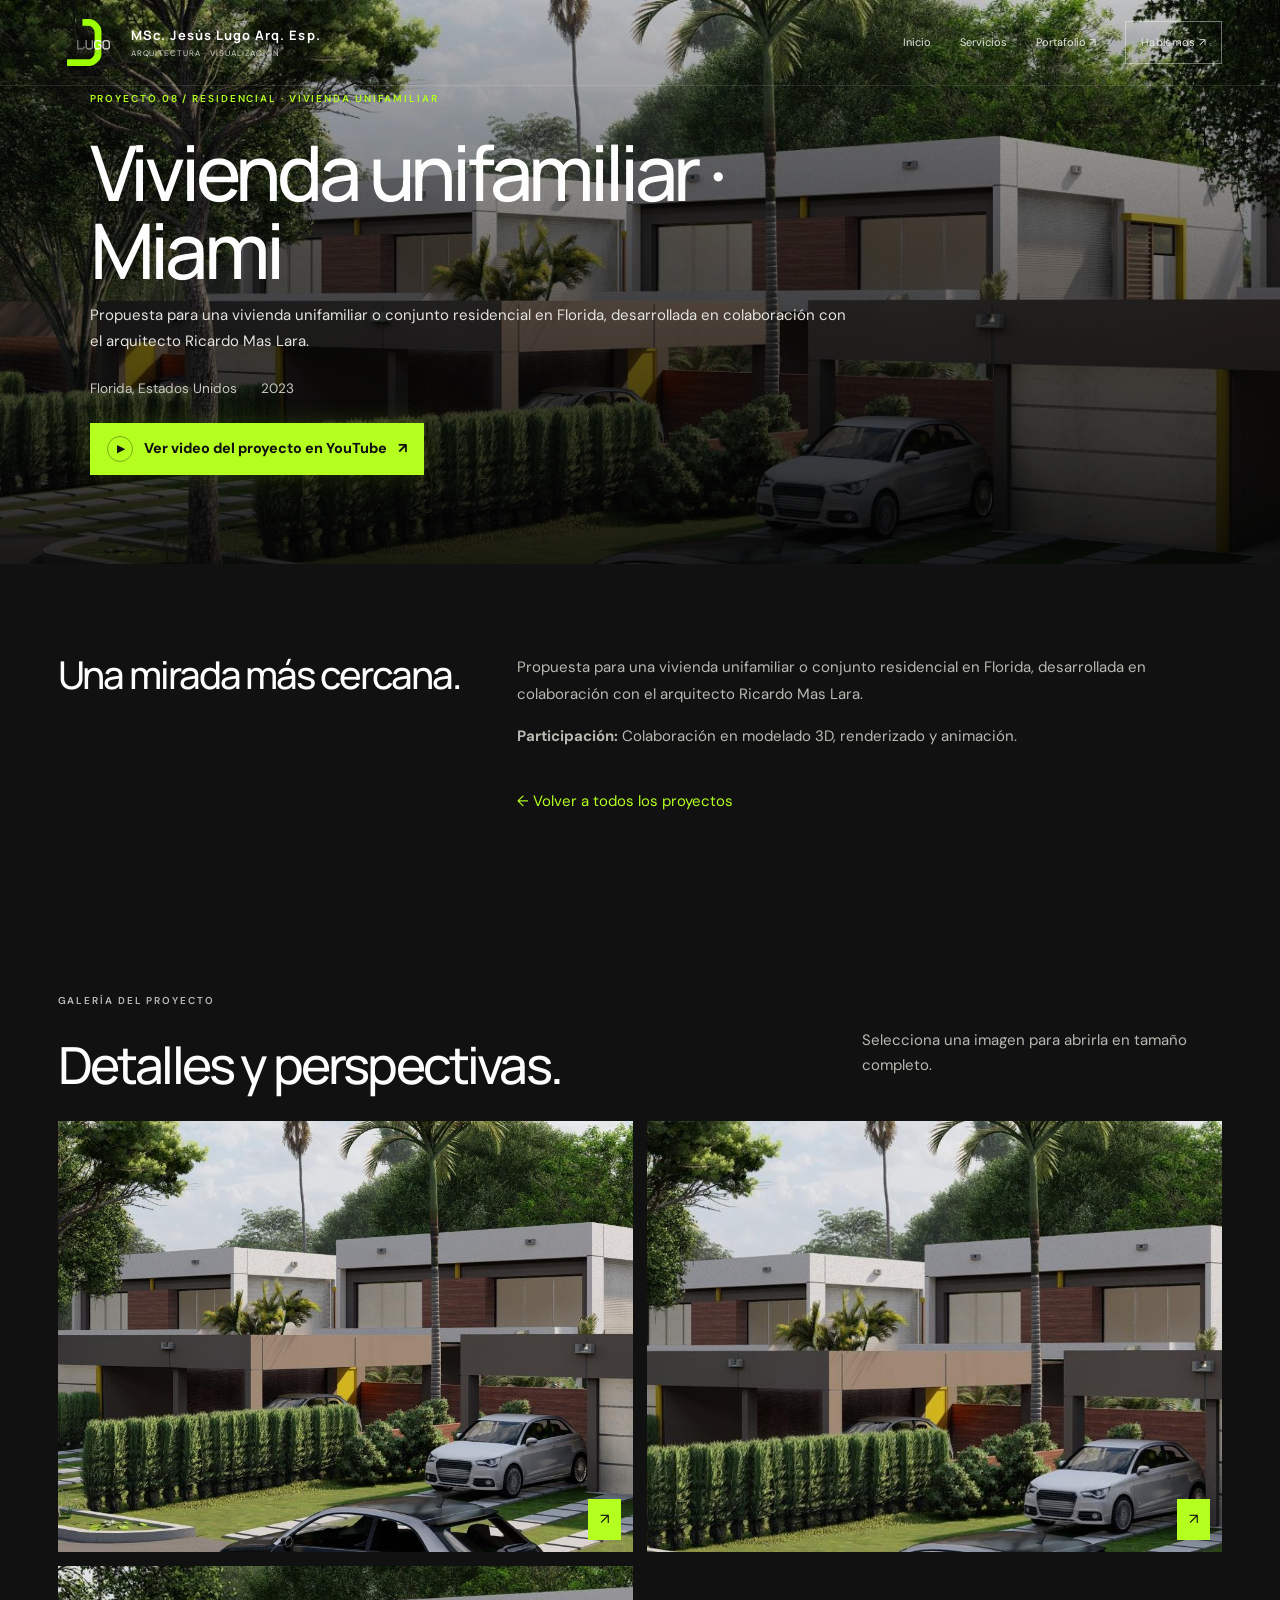
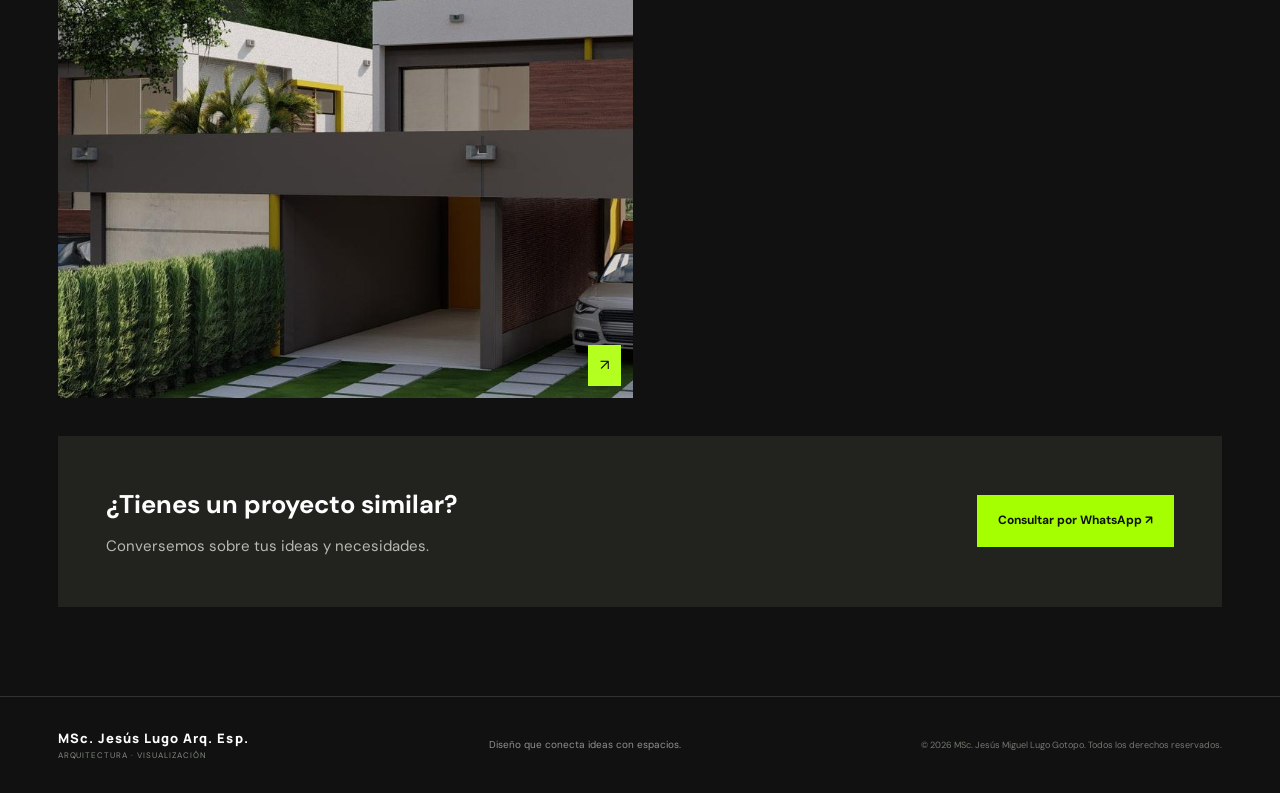
<file: proyectos/vivienda-miami.html>
<!doctype html>
<html lang="es"><head><meta charset="utf-8"><meta name="viewport" content="width=device-width, initial-scale=1"><meta name="theme-color" content="#111111"><meta name="description" content="Vivienda unifamiliar · Miami — proyecto de arquitectura de MSc. Jesús Lugo Arq. Esp.."><title>Vivienda unifamiliar · Miami | MSc. Jesús Lugo Arq. Esp. Arquitectura</title><link rel="preconnect" href="https://fonts.googleapis.com"><link rel="preconnect" href="https://fonts.gstatic.com" crossorigin><link href="https://fonts.googleapis.com/css2?family=DM+Sans:wght@400;500;600;700&family=Manrope:wght@400;500;600;700;800&display=swap" rel="stylesheet"><link rel="stylesheet" href="../styles.css"><style>
.project-detail-hero{min-height:56vh;position:relative;display:flex;align-items:flex-end;padding:clamp(30px,7vw,90px);background:#20211f;overflow:hidden}.project-detail-hero:before{content:"";position:absolute;inset:0;background:linear-gradient(0deg,rgba(0,0,0,.82),rgba(0,0,0,.12)),url('../assets/vivienda-miami.jpg') center/cover no-repeat;opacity:.92}.detail-content{position:relative;z-index:1;max-width:900px}.detail-content .eyebrow{color:#b4ff20}.detail-content h1{font-size:clamp(2.5rem,6vw,5.8rem);line-height:1.02;margin:14px 0}.detail-content p{color:#e3e3df;max-width:760px;line-height:1.7}.detail-meta{display:flex;gap:12px 24px;flex-wrap:wrap;color:#c7c7c1;font-size:.85rem;margin-top:24px}.detail-section{padding:clamp(45px,7vw,90px) 0}.detail-intro{display:grid;grid-template-columns:.75fr 1.25fr;gap:36px}.detail-intro h2{font-size:clamp(1.8rem,3vw,3rem);margin:0}.detail-intro p{color:#b9b9b2;line-height:1.8;margin-top:0}.gallery-heading{display:flex;justify-content:space-between;gap:24px;align-items:end;margin-bottom:28px}.gallery-heading h2{font-size:clamp(2rem,4vw,3.5rem);margin:0}.detail-gallery{display:grid;grid-template-columns:repeat(2,minmax(0,1fr));gap:14px}.gallery-image{display:block;position:relative;overflow:hidden;background:#242521;min-height:220px;aspect-ratio:4/3}.gallery-image img{width:100%;height:100%;object-fit:cover;display:block;transition:transform .4s}.gallery-image:hover img{transform:scale(1.035)}.gallery-image span{position:absolute;right:12px;bottom:12px;background:#b4ff20;color:#111;padding:8px 12px}.detail-cta{margin-top:38px;padding:clamp(24px,4vw,48px);background:#22231f;display:flex;justify-content:space-between;align-items:center;gap:24px}.detail-cta h3{margin:0 0 8px;font-size:1.6rem}.detail-cta p{margin:0;color:#b9b9b2}.back-link{display:inline-flex;margin-top:24px;color:#b4ff20;text-decoration:none}@media(max-width:700px){.detail-intro{grid-template-columns:1fr;gap:18px}.detail-gallery{grid-template-columns:1fr}.gallery-image{aspect-ratio:4/3}.gallery-heading,.detail-cta{align-items:flex-start;flex-direction:column}}
</style><style id="fix-separacion-logo-identidad">
/* Ajuste solicitado: separar visualmente el logo del nombre y evitar solapamientos */
.unified-contact .logo-outro-brand {
  display: flex !important;
  flex-direction: column !important;
  align-items: center !important;
  justify-content: flex-start !important;
  gap: 30px !important;
  text-align: center !important;
}
.unified-contact .logo-outro-emblem {
  width: clamp(180px, 19vw, 225px) !important;
  height: clamp(180px, 19vw, 225px) !important;
  flex: 0 0 auto !important;
  margin: 0 auto 6px !important;
  overflow: visible !important;
}
.unified-contact .logo-outro-mark {
  width: 100% !important;
  height: 100% !important;
  max-width: 100% !important;
  max-height: 100% !important;
  object-fit: contain !important;
}
.unified-contact .logo-outro-identity {
  position: relative !important;
  z-index: 3 !important;
  width: 100% !important;
  max-width: 650px !important;
  margin: 0 !important;
  padding-top: 2px !important;
  text-align: center !important;
}
@media (max-width: 620px) {
  .unified-contact .logo-outro-brand { gap: 26px !important; }
  .unified-contact .logo-outro-emblem {
    width: 175px !important;
    height: 175px !important;
    margin-bottom: 5px !important;
  }
}
</style>
</head><body><header class="site-header"><a class="brand" href="../index.html#inicio" aria-label="MSc. Jesús Lugo Arq. Esp., inicio"><span class="logo-wrap"><img src="../assets/logo-lugo.png" alt="Logo MSc. Jesús Lugo Arq. Esp."></span><span class="brand-copy"><strong>MSc. Jesús Lugo Arq. Esp.</strong><small>ARQUITECTURA · VISUALIZACIÓN</small></span></a><nav class="nav" aria-label="Navegación principal"><a href="../index.html#inicio">Inicio</a><a href="../index.html#servicios">Servicios</a><a href="https://heyzine.com/flip-book/7fd72b0650.html#page/1" target="_blank" rel="noopener noreferrer">Portafolio ↗</a><a class="nav-cta" href="https://wa.me/584149686647?text=Hola%20Jes%C3%BAs%2C%20quiero%20consultarte%20sobre%20un%20proyecto." target="_blank" rel="noopener">Hablemos ↗</a></nav></header><main><section class="project-detail-hero"><div class="detail-content"><p class="eyebrow">PROYECTO 08 / RESIDENCIAL · VIVIENDA UNIFAMILIAR</p><h1>Vivienda unifamiliar · Miami</h1><p>Propuesta para una vivienda unifamiliar o conjunto residencial en Florida, desarrollada en colaboración con el arquitecto Ricardo Mas Lara.</p><div class="detail-meta"><span>Florida, Estados Unidos</span><span>2023</span></div><a class="project-detail-video" href="https://youtu.be/qQ4hXVcjKUA" target="_blank" rel="noopener noreferrer"><span class="video-play" aria-hidden="true">▶</span><span>Ver video del proyecto en YouTube</span><span aria-hidden="true">↗</span></a></div></section><section class="detail-section wrap"><div class="detail-intro"><h2>Una mirada más cercana.</h2><div><p>Propuesta para una vivienda unifamiliar o conjunto residencial en Florida, desarrollada en colaboración con el arquitecto Ricardo Mas Lara.</p><p><strong>Participación:</strong> Colaboración en modelado 3D, renderizado y animación.</p><a class="back-link" href="../index.html#proyectos">← Volver a todos los proyectos</a></div></div></section><section class="detail-section wrap"><div class="gallery-heading"><div><div class="section-kicker">GALERÍA DEL PROYECTO</div><h2>Detalles y perspectivas.</h2></div><p style="color:#b9b9b2;max-width:360px">Selecciona una imagen para abrirla en tamaño completo.</p></div><div class="detail-gallery">      <a class="gallery-image" href="../assets/vivienda-miami-1.jpg" target="_blank" rel="noopener noreferrer" aria-label="Abrir imagen de Vivienda unifamiliar · Miami"><img src="../assets/vivienda-miami-1.jpg" alt="Vivienda unifamiliar · Miami, imagen 1" loading="lazy"><span>↗</span></a>
      <a class="gallery-image" href="../assets/vivienda-miami-2.jpg" target="_blank" rel="noopener noreferrer" aria-label="Abrir imagen de Vivienda unifamiliar · Miami"><img src="../assets/vivienda-miami-2.jpg" alt="Vivienda unifamiliar · Miami, imagen 2" loading="lazy"><span>↗</span></a>
      <a class="gallery-image" href="../assets/vivienda-miami-3.jpg" target="_blank" rel="noopener noreferrer" aria-label="Abrir imagen de Vivienda unifamiliar · Miami"><img src="../assets/vivienda-miami-3.jpg" alt="Vivienda unifamiliar · Miami, imagen 3" loading="lazy"><span>↗</span></a></div><div class="detail-cta"><div><h3>¿Tienes un proyecto similar?</h3><p>Conversemos sobre tus ideas y necesidades.</p></div><a class="button button-green" href="https://wa.me/584149686647?text=Hola%20Jes%C3%BAs%2C%20vi%20el%20proyecto%20vivienda-miami%20y%20quisiera%20consultarte%20sobre%20uno%20similar." target="_blank" rel="noopener">Consultar por WhatsApp ↗</a></div></section></main><footer class="footer"><div class="wrap footer-inner"><a class="footer-brand" href="../index.html#inicio">MSc. Jesús Lugo Arq. Esp.<span>ARQUITECTURA · VISUALIZACIÓN</span></a><p>Diseño que conecta ideas con espacios.</p><span class="copyright">© <span id="year"></span> MSc. Jesús Miguel Lugo Gotopo. Todos los derechos reservados.</span></div></footer><script>document.getElementById('year').textContent=new Date().getFullYear();</script>
<style>
/* Visor de imágenes con navegación por flechas */
.jl-lightbox { display:none; position:fixed; inset:0; z-index:99999; background:rgba(8,9,8,.94); align-items:center; justify-content:center; padding:4.5rem 4rem 3rem; box-sizing:border-box; }
.jl-lightbox.is-open { display:flex; }
.jl-lightbox-figure { margin:0; max-width:min(88vw,1400px); max-height:82vh; display:flex; flex-direction:column; align-items:center; gap:.75rem; }
.jl-lightbox-image { display:block; max-width:100%; max-height:76vh; width:auto; height:auto; object-fit:contain; box-shadow:0 12px 50px rgba(0,0,0,.3); }
.jl-lightbox-caption { color:#eee; font:500 .9rem/1.5 system-ui,sans-serif; text-align:center; }
.jl-lightbox-count { position:absolute; bottom:1rem; left:50%; transform:translateX(-50%); color:#ddd; font:500 .8rem system-ui,sans-serif; }
.jl-lightbox-close,.jl-lightbox-prev,.jl-lightbox-next { position:absolute; border:1px solid rgba(255,255,255,.32); background:rgba(25,25,25,.65); color:#fff; cursor:pointer; display:grid; place-items:center; border-radius:50%; width:48px; height:48px; font:300 2rem/1 system-ui,sans-serif; transition:background .2s, transform .2s; }
.jl-lightbox-close:hover,.jl-lightbox-prev:hover,.jl-lightbox-next:hover { background:rgba(165,255,0,.9); color:#111; }
.jl-lightbox-close { top:1.25rem; right:1.5rem; font-size:2rem; }
.jl-lightbox-prev { left:1.25rem; top:50%; transform:translateY(-50%); }
.jl-lightbox-next { right:1.25rem; top:50%; transform:translateY(-50%); }
.jl-lightbox button:disabled { opacity:.35; cursor:default; }
body.jl-lightbox-open { overflow:hidden; }
@media(max-width:640px) {
 .jl-lightbox { padding:4rem .75rem 3.5rem; }
 .jl-lightbox-figure { max-width:100%; max-height:80vh; }
 .jl-lightbox-image { max-width:100%; max-height:70vh; }
 .jl-lightbox-prev,.jl-lightbox-next { width:40px; height:40px; font-size:1.7rem; }
 .jl-lightbox-prev { left:.4rem; }
 .jl-lightbox-next { right:.4rem; }
 .jl-lightbox-close { top:.6rem; right:.7rem; }
}

/* Nombre profesional completo junto al logo */
.logo-outro-name { font-size: clamp(14px, 1.45vw, 20px); line-height: 1.4; letter-spacing: .055em; max-width: 330px; }
@media (max-width: 560px) { .logo-outro-name { font-size: 17px; } }

</style>
<script id="jesus-lugo-gallery-arrows">
(() => {
  const imgs = Array.from(document.querySelectorAll(
    '.project-gallery img, .gallery img, .gallery-grid img, .project-images img, .lightbox-trigger img'
  )).filter(img => img.src);
  if (!imgs.length) return;

  // Make each gallery image open in the same navigable lightbox.
  const modal = document.createElement('div');
  modal.className = 'jl-lightbox';
  modal.setAttribute('role', 'dialog');
  modal.setAttribute('aria-modal', 'true');
  modal.setAttribute('aria-label', 'Galería de imágenes');
  modal.innerHTML = `
    <button class="jl-lightbox-close" type="button" aria-label="Cerrar imagen">×</button>
    <button class="jl-lightbox-prev" type="button" aria-label="Imagen anterior">‹</button>
    <figure class="jl-lightbox-figure">
      <img class="jl-lightbox-image" alt="">
      <figcaption class="jl-lightbox-caption"></figcaption>
    </figure>
    <button class="jl-lightbox-next" type="button" aria-label="Imagen siguiente">›</button>
    <div class="jl-lightbox-count" aria-live="polite"></div>`;
  document.body.appendChild(modal);

  let current = 0;
  const imageEl = modal.querySelector('.jl-lightbox-image');
  const captionEl = modal.querySelector('.jl-lightbox-caption');
  const countEl = modal.querySelector('.jl-lightbox-count');

  function show(index) {
    current = (index + imgs.length) % imgs.length;
    const source = imgs[current];
    imageEl.src = source.currentSrc || source.src;
    imageEl.alt = source.alt || `Imagen ${current + 1}`;
    captionEl.textContent = source.dataset.caption || source.alt || '';
    countEl.textContent = `${current + 1} / ${imgs.length}`;
    modal.querySelector('.jl-lightbox-prev').disabled = imgs.length < 2;
    modal.querySelector('.jl-lightbox-next').disabled = imgs.length < 2;
  }
  function open(index) {
    show(index);
    modal.classList.add('is-open');
    document.body.classList.add('jl-lightbox-open');
    modal.querySelector('.jl-lightbox-close').focus();
  }
  function close() {
    modal.classList.remove('is-open');
    document.body.classList.remove('jl-lightbox-open');
  }

  imgs.forEach((img, index) => {
    img.style.cursor = 'zoom-in';
    img.addEventListener('click', event => {
      event.preventDefault();
      open(index);
    });
  });
  modal.querySelector('.jl-lightbox-prev').addEventListener('click', () => show(current - 1));
  modal.querySelector('.jl-lightbox-next').addEventListener('click', () => show(current + 1));
  modal.querySelector('.jl-lightbox-close').addEventListener('click', close);
  modal.addEventListener('click', event => { if (event.target === modal) close(); });
  document.addEventListener('keydown', event => {
    if (!modal.classList.contains('is-open')) return;
    if (event.key === 'Escape') close();
    if (event.key === 'ArrowLeft') show(current - 1);
    if (event.key === 'ArrowRight') show(current + 1);
  });
})();
</script>

</body></html>
</file>
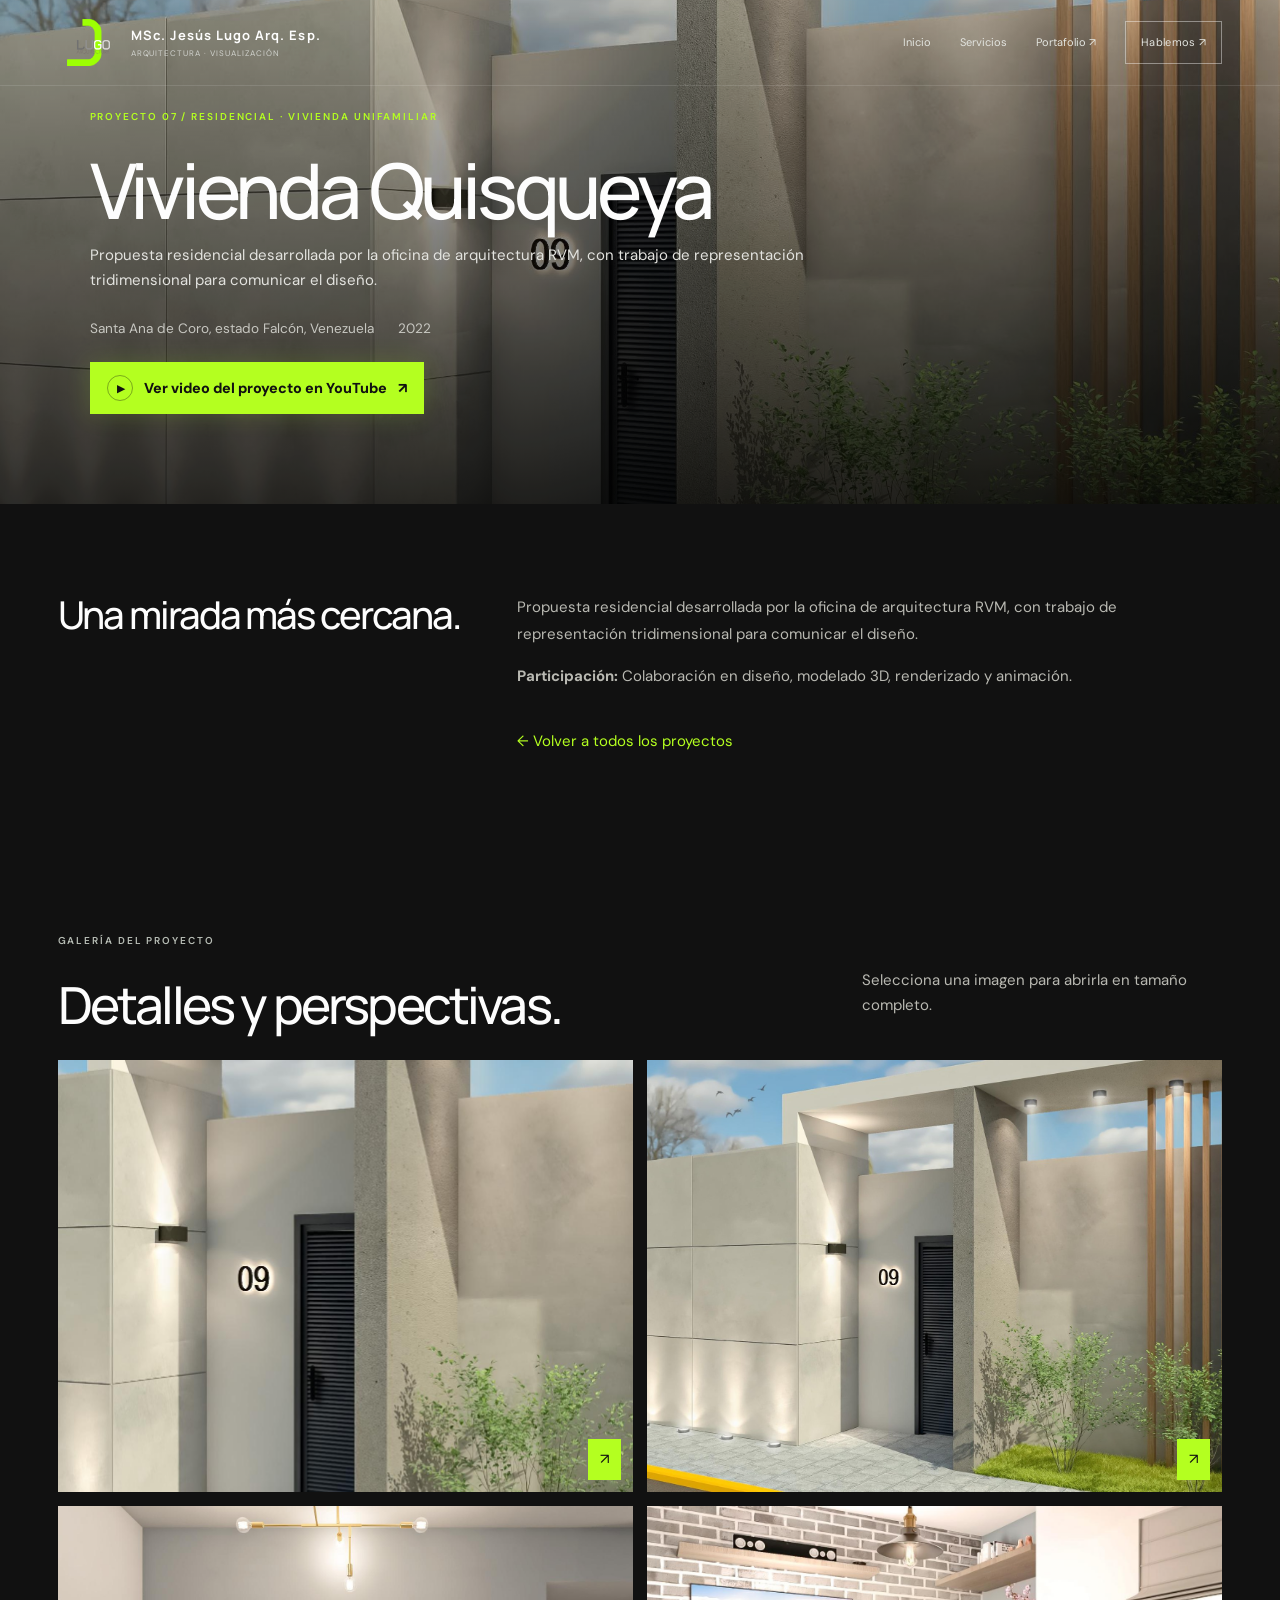
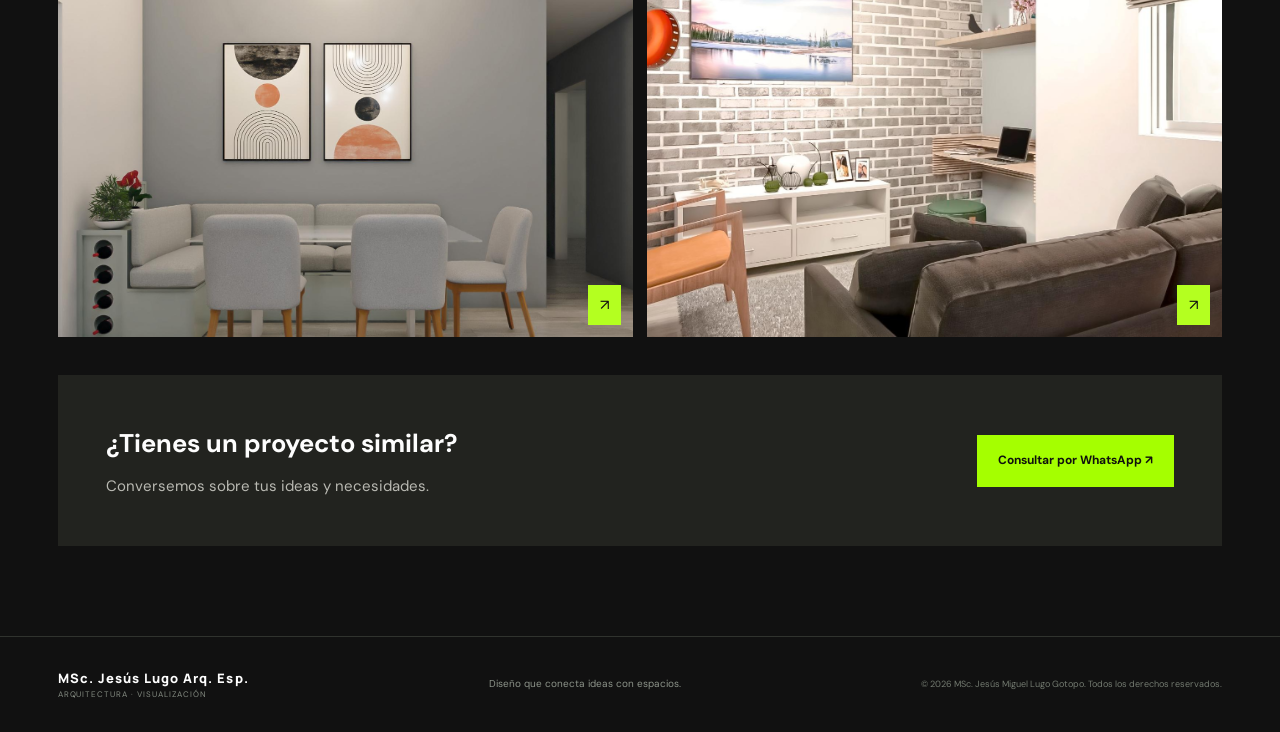
<file: proyectos/vivienda-quisqueya.html>
<!doctype html>
<html lang="es"><head><meta charset="utf-8"><meta name="viewport" content="width=device-width, initial-scale=1"><meta name="theme-color" content="#111111"><meta name="description" content="Vivienda Quisqueya — proyecto de arquitectura de MSc. Jesús Lugo Arq. Esp.."><title>Vivienda Quisqueya | MSc. Jesús Lugo Arq. Esp. Arquitectura</title><link rel="preconnect" href="https://fonts.googleapis.com"><link rel="preconnect" href="https://fonts.gstatic.com" crossorigin><link href="https://fonts.googleapis.com/css2?family=DM+Sans:wght@400;500;600;700&family=Manrope:wght@400;500;600;700;800&display=swap" rel="stylesheet"><link rel="stylesheet" href="../styles.css"><style>
.project-detail-hero{min-height:56vh;position:relative;display:flex;align-items:flex-end;padding:clamp(30px,7vw,90px);background:#20211f;overflow:hidden}.project-detail-hero:before{content:"";position:absolute;inset:0;background:linear-gradient(0deg,rgba(0,0,0,.82),rgba(0,0,0,.12)),url('../assets/vivienda-quisqueya.jpg') center/cover no-repeat;opacity:.92}.detail-content{position:relative;z-index:1;max-width:900px}.detail-content .eyebrow{color:#b4ff20}.detail-content h1{font-size:clamp(2.5rem,6vw,5.8rem);line-height:1.02;margin:14px 0}.detail-content p{color:#e3e3df;max-width:760px;line-height:1.7}.detail-meta{display:flex;gap:12px 24px;flex-wrap:wrap;color:#c7c7c1;font-size:.85rem;margin-top:24px}.detail-section{padding:clamp(45px,7vw,90px) 0}.detail-intro{display:grid;grid-template-columns:.75fr 1.25fr;gap:36px}.detail-intro h2{font-size:clamp(1.8rem,3vw,3rem);margin:0}.detail-intro p{color:#b9b9b2;line-height:1.8;margin-top:0}.gallery-heading{display:flex;justify-content:space-between;gap:24px;align-items:end;margin-bottom:28px}.gallery-heading h2{font-size:clamp(2rem,4vw,3.5rem);margin:0}.detail-gallery{display:grid;grid-template-columns:repeat(2,minmax(0,1fr));gap:14px}.gallery-image{display:block;position:relative;overflow:hidden;background:#242521;min-height:220px;aspect-ratio:4/3}.gallery-image img{width:100%;height:100%;object-fit:cover;display:block;transition:transform .4s}.gallery-image:hover img{transform:scale(1.035)}.gallery-image span{position:absolute;right:12px;bottom:12px;background:#b4ff20;color:#111;padding:8px 12px}.detail-cta{margin-top:38px;padding:clamp(24px,4vw,48px);background:#22231f;display:flex;justify-content:space-between;align-items:center;gap:24px}.detail-cta h3{margin:0 0 8px;font-size:1.6rem}.detail-cta p{margin:0;color:#b9b9b2}.back-link{display:inline-flex;margin-top:24px;color:#b4ff20;text-decoration:none}@media(max-width:700px){.detail-intro{grid-template-columns:1fr;gap:18px}.detail-gallery{grid-template-columns:1fr}.gallery-image{aspect-ratio:4/3}.gallery-heading,.detail-cta{align-items:flex-start;flex-direction:column}}
</style><style id="fix-separacion-logo-identidad">
/* Ajuste solicitado: separar visualmente el logo del nombre y evitar solapamientos */
.unified-contact .logo-outro-brand {
  display: flex !important;
  flex-direction: column !important;
  align-items: center !important;
  justify-content: flex-start !important;
  gap: 30px !important;
  text-align: center !important;
}
.unified-contact .logo-outro-emblem {
  width: clamp(180px, 19vw, 225px) !important;
  height: clamp(180px, 19vw, 225px) !important;
  flex: 0 0 auto !important;
  margin: 0 auto 6px !important;
  overflow: visible !important;
}
.unified-contact .logo-outro-mark {
  width: 100% !important;
  height: 100% !important;
  max-width: 100% !important;
  max-height: 100% !important;
  object-fit: contain !important;
}
.unified-contact .logo-outro-identity {
  position: relative !important;
  z-index: 3 !important;
  width: 100% !important;
  max-width: 650px !important;
  margin: 0 !important;
  padding-top: 2px !important;
  text-align: center !important;
}
@media (max-width: 620px) {
  .unified-contact .logo-outro-brand { gap: 26px !important; }
  .unified-contact .logo-outro-emblem {
    width: 175px !important;
    height: 175px !important;
    margin-bottom: 5px !important;
  }
}
</style>
</head><body><header class="site-header"><a class="brand" href="../index.html#inicio" aria-label="MSc. Jesús Lugo Arq. Esp., inicio"><span class="logo-wrap"><img src="../assets/logo-lugo.png" alt="Logo MSc. Jesús Lugo Arq. Esp."></span><span class="brand-copy"><strong>MSc. Jesús Lugo Arq. Esp.</strong><small>ARQUITECTURA · VISUALIZACIÓN</small></span></a><nav class="nav" aria-label="Navegación principal"><a href="../index.html#inicio">Inicio</a><a href="../index.html#servicios">Servicios</a><a href="https://heyzine.com/flip-book/7fd72b0650.html#page/1" target="_blank" rel="noopener noreferrer">Portafolio ↗</a><a class="nav-cta" href="https://wa.me/584149686647?text=Hola%20Jes%C3%BAs%2C%20quiero%20consultarte%20sobre%20un%20proyecto." target="_blank" rel="noopener">Hablemos ↗</a></nav></header><main><section class="project-detail-hero"><div class="detail-content"><p class="eyebrow">PROYECTO 07 / RESIDENCIAL · VIVIENDA UNIFAMILIAR</p><h1>Vivienda Quisqueya</h1><p>Propuesta residencial desarrollada por la oficina de arquitectura RVM, con trabajo de representación tridimensional para comunicar el diseño.</p><div class="detail-meta"><span>Santa Ana de Coro, estado Falcón, Venezuela</span><span>2022</span></div><a class="project-detail-video" href="https://youtu.be/X-IBUfZsMgU" target="_blank" rel="noopener noreferrer"><span class="video-play" aria-hidden="true">▶</span><span>Ver video del proyecto en YouTube</span><span aria-hidden="true">↗</span></a></div></section><section class="detail-section wrap"><div class="detail-intro"><h2>Una mirada más cercana.</h2><div><p>Propuesta residencial desarrollada por la oficina de arquitectura RVM, con trabajo de representación tridimensional para comunicar el diseño.</p><p><strong>Participación:</strong> Colaboración en diseño, modelado 3D, renderizado y animación.</p><a class="back-link" href="../index.html#proyectos">← Volver a todos los proyectos</a></div></div></section><section class="detail-section wrap"><div class="gallery-heading"><div><div class="section-kicker">GALERÍA DEL PROYECTO</div><h2>Detalles y perspectivas.</h2></div><p style="color:#b9b9b2;max-width:360px">Selecciona una imagen para abrirla en tamaño completo.</p></div><div class="detail-gallery">      <a class="gallery-image" href="../assets/vivienda-quisqueya-1.jpg" target="_blank" rel="noopener noreferrer" aria-label="Abrir imagen de Vivienda Quisqueya"><img src="../assets/vivienda-quisqueya-1.jpg" alt="Vivienda Quisqueya, imagen 1" loading="lazy"><span>↗</span></a>
      <a class="gallery-image" href="../assets/vivienda-quisqueya-2.jpg" target="_blank" rel="noopener noreferrer" aria-label="Abrir imagen de Vivienda Quisqueya"><img src="../assets/vivienda-quisqueya-2.jpg" alt="Vivienda Quisqueya, imagen 2" loading="lazy"><span>↗</span></a>
      <a class="gallery-image" href="../assets/vivienda-quisqueya-3.jpg" target="_blank" rel="noopener noreferrer" aria-label="Abrir imagen de Vivienda Quisqueya"><img src="../assets/vivienda-quisqueya-3.jpg" alt="Vivienda Quisqueya, imagen 3" loading="lazy"><span>↗</span></a>
      <a class="gallery-image" href="../assets/vivienda-quisqueya-4.jpg" target="_blank" rel="noopener noreferrer" aria-label="Abrir imagen de Vivienda Quisqueya"><img src="../assets/vivienda-quisqueya-4.jpg" alt="Vivienda Quisqueya, imagen 4" loading="lazy"><span>↗</span></a></div><div class="detail-cta"><div><h3>¿Tienes un proyecto similar?</h3><p>Conversemos sobre tus ideas y necesidades.</p></div><a class="button button-green" href="https://wa.me/584149686647?text=Hola%20Jes%C3%BAs%2C%20vi%20el%20proyecto%20vivienda-quisqueya%20y%20quisiera%20consultarte%20sobre%20uno%20similar." target="_blank" rel="noopener">Consultar por WhatsApp ↗</a></div></section></main><footer class="footer"><div class="wrap footer-inner"><a class="footer-brand" href="../index.html#inicio">MSc. Jesús Lugo Arq. Esp.<span>ARQUITECTURA · VISUALIZACIÓN</span></a><p>Diseño que conecta ideas con espacios.</p><span class="copyright">© <span id="year"></span> MSc. Jesús Miguel Lugo Gotopo. Todos los derechos reservados.</span></div></footer><script>document.getElementById('year').textContent=new Date().getFullYear();</script>
<style>
/* Visor de imágenes con navegación por flechas */
.jl-lightbox { display:none; position:fixed; inset:0; z-index:99999; background:rgba(8,9,8,.94); align-items:center; justify-content:center; padding:4.5rem 4rem 3rem; box-sizing:border-box; }
.jl-lightbox.is-open { display:flex; }
.jl-lightbox-figure { margin:0; max-width:min(88vw,1400px); max-height:82vh; display:flex; flex-direction:column; align-items:center; gap:.75rem; }
.jl-lightbox-image { display:block; max-width:100%; max-height:76vh; width:auto; height:auto; object-fit:contain; box-shadow:0 12px 50px rgba(0,0,0,.3); }
.jl-lightbox-caption { color:#eee; font:500 .9rem/1.5 system-ui,sans-serif; text-align:center; }
.jl-lightbox-count { position:absolute; bottom:1rem; left:50%; transform:translateX(-50%); color:#ddd; font:500 .8rem system-ui,sans-serif; }
.jl-lightbox-close,.jl-lightbox-prev,.jl-lightbox-next { position:absolute; border:1px solid rgba(255,255,255,.32); background:rgba(25,25,25,.65); color:#fff; cursor:pointer; display:grid; place-items:center; border-radius:50%; width:48px; height:48px; font:300 2rem/1 system-ui,sans-serif; transition:background .2s, transform .2s; }
.jl-lightbox-close:hover,.jl-lightbox-prev:hover,.jl-lightbox-next:hover { background:rgba(165,255,0,.9); color:#111; }
.jl-lightbox-close { top:1.25rem; right:1.5rem; font-size:2rem; }
.jl-lightbox-prev { left:1.25rem; top:50%; transform:translateY(-50%); }
.jl-lightbox-next { right:1.25rem; top:50%; transform:translateY(-50%); }
.jl-lightbox button:disabled { opacity:.35; cursor:default; }
body.jl-lightbox-open { overflow:hidden; }
@media(max-width:640px) {
 .jl-lightbox { padding:4rem .75rem 3.5rem; }
 .jl-lightbox-figure { max-width:100%; max-height:80vh; }
 .jl-lightbox-image { max-width:100%; max-height:70vh; }
 .jl-lightbox-prev,.jl-lightbox-next { width:40px; height:40px; font-size:1.7rem; }
 .jl-lightbox-prev { left:.4rem; }
 .jl-lightbox-next { right:.4rem; }
 .jl-lightbox-close { top:.6rem; right:.7rem; }
}

/* Nombre profesional completo junto al logo */
.logo-outro-name { font-size: clamp(14px, 1.45vw, 20px); line-height: 1.4; letter-spacing: .055em; max-width: 330px; }
@media (max-width: 560px) { .logo-outro-name { font-size: 17px; } }

</style>
<script id="jesus-lugo-gallery-arrows">
(() => {
  const imgs = Array.from(document.querySelectorAll(
    '.project-gallery img, .gallery img, .gallery-grid img, .project-images img, .lightbox-trigger img'
  )).filter(img => img.src);
  if (!imgs.length) return;

  // Make each gallery image open in the same navigable lightbox.
  const modal = document.createElement('div');
  modal.className = 'jl-lightbox';
  modal.setAttribute('role', 'dialog');
  modal.setAttribute('aria-modal', 'true');
  modal.setAttribute('aria-label', 'Galería de imágenes');
  modal.innerHTML = `
    <button class="jl-lightbox-close" type="button" aria-label="Cerrar imagen">×</button>
    <button class="jl-lightbox-prev" type="button" aria-label="Imagen anterior">‹</button>
    <figure class="jl-lightbox-figure">
      <img class="jl-lightbox-image" alt="">
      <figcaption class="jl-lightbox-caption"></figcaption>
    </figure>
    <button class="jl-lightbox-next" type="button" aria-label="Imagen siguiente">›</button>
    <div class="jl-lightbox-count" aria-live="polite"></div>`;
  document.body.appendChild(modal);

  let current = 0;
  const imageEl = modal.querySelector('.jl-lightbox-image');
  const captionEl = modal.querySelector('.jl-lightbox-caption');
  const countEl = modal.querySelector('.jl-lightbox-count');

  function show(index) {
    current = (index + imgs.length) % imgs.length;
    const source = imgs[current];
    imageEl.src = source.currentSrc || source.src;
    imageEl.alt = source.alt || `Imagen ${current + 1}`;
    captionEl.textContent = source.dataset.caption || source.alt || '';
    countEl.textContent = `${current + 1} / ${imgs.length}`;
    modal.querySelector('.jl-lightbox-prev').disabled = imgs.length < 2;
    modal.querySelector('.jl-lightbox-next').disabled = imgs.length < 2;
  }
  function open(index) {
    show(index);
    modal.classList.add('is-open');
    document.body.classList.add('jl-lightbox-open');
    modal.querySelector('.jl-lightbox-close').focus();
  }
  function close() {
    modal.classList.remove('is-open');
    document.body.classList.remove('jl-lightbox-open');
  }

  imgs.forEach((img, index) => {
    img.style.cursor = 'zoom-in';
    img.addEventListener('click', event => {
      event.preventDefault();
      open(index);
    });
  });
  modal.querySelector('.jl-lightbox-prev').addEventListener('click', () => show(current - 1));
  modal.querySelector('.jl-lightbox-next').addEventListener('click', () => show(current + 1));
  modal.querySelector('.jl-lightbox-close').addEventListener('click', close);
  modal.addEventListener('click', event => { if (event.target === modal) close(); });
  document.addEventListener('keydown', event => {
    if (!modal.classList.contains('is-open')) return;
    if (event.key === 'Escape') close();
    if (event.key === 'ArrowLeft') show(current - 1);
    if (event.key === 'ArrowRight') show(current + 1);
  });
})();
</script>

</body></html>
</file>
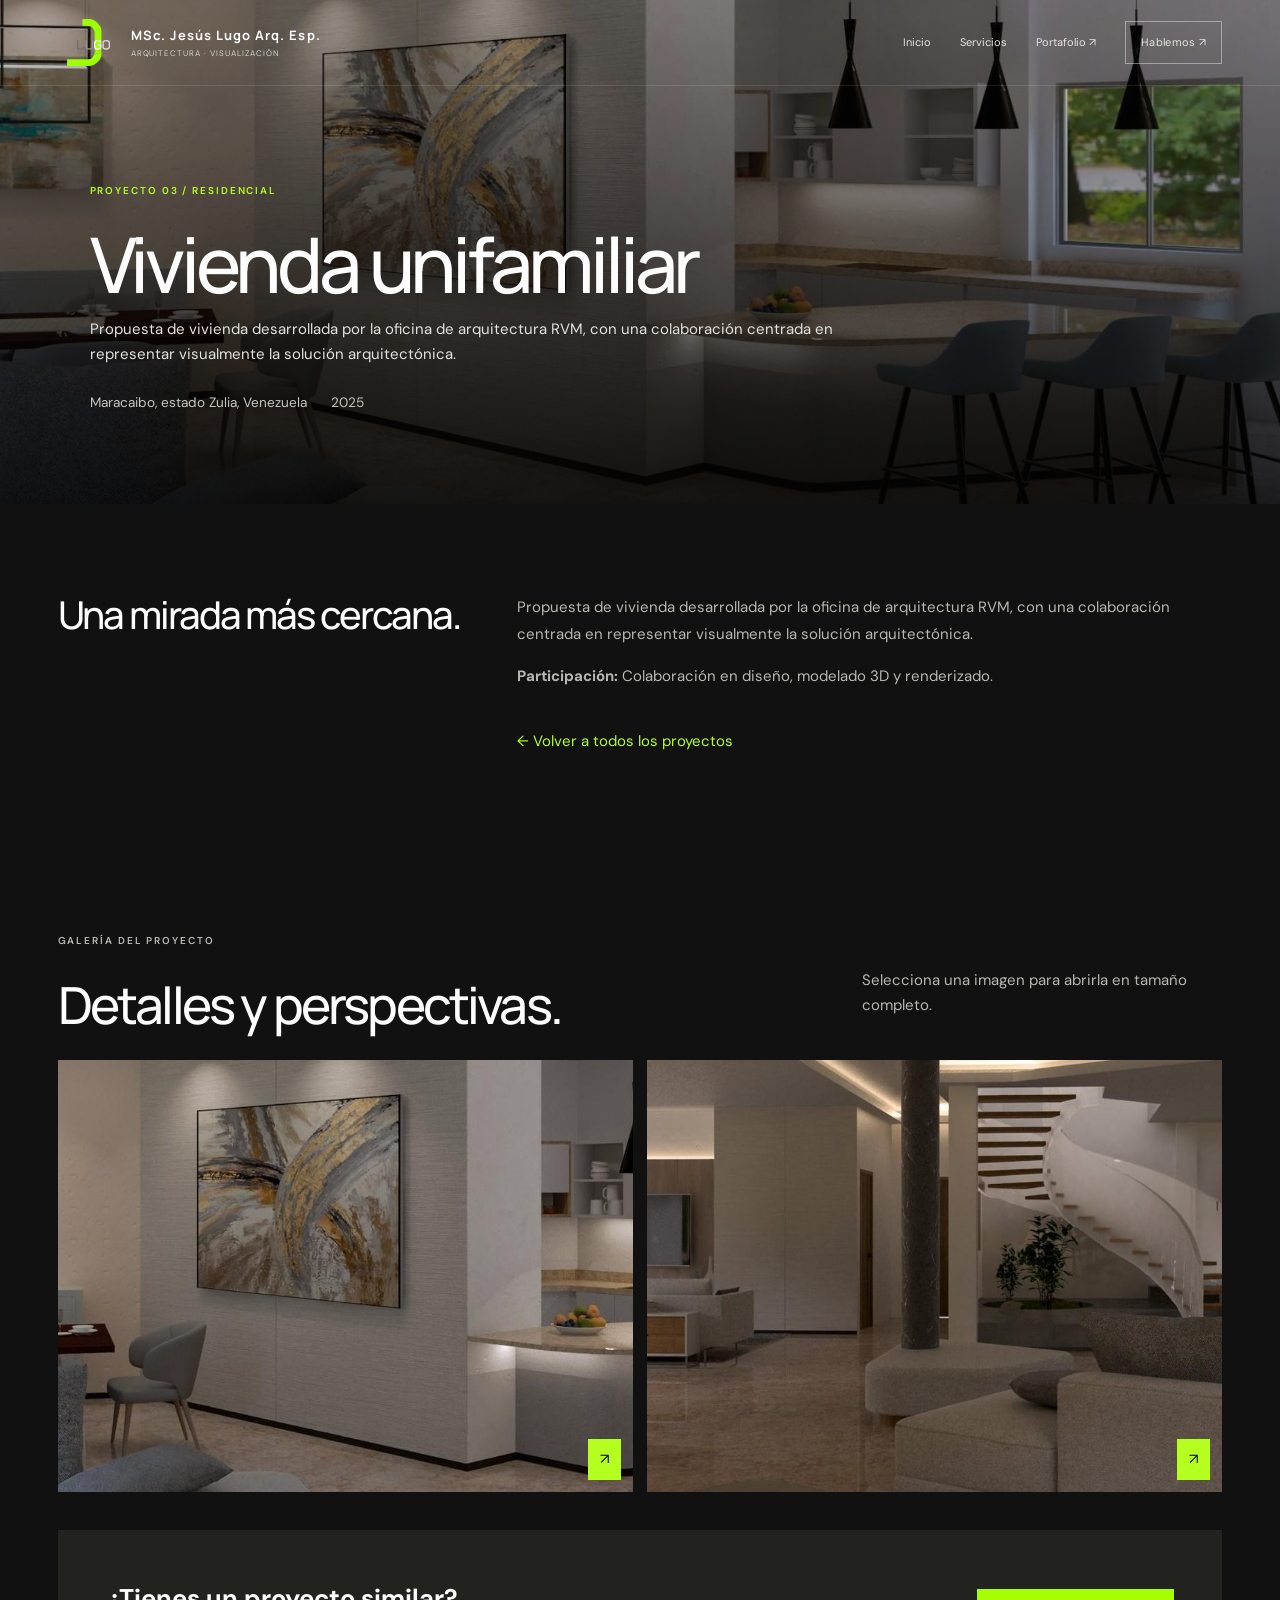
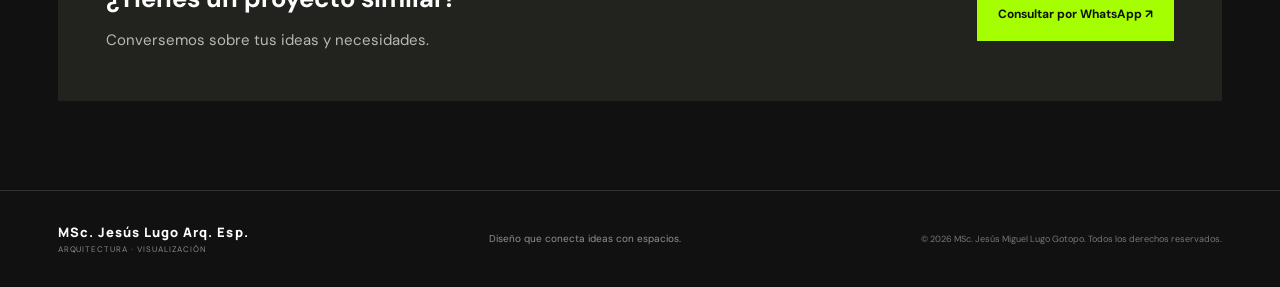
<file: proyectos/vivienda-unifamiliar.html>
<!doctype html>
<html lang="es"><head><meta charset="utf-8"><meta name="viewport" content="width=device-width, initial-scale=1"><meta name="theme-color" content="#111111"><meta name="description" content="Vivienda unifamiliar — proyecto de arquitectura de MSc. Jesús Lugo Arq. Esp.."><title>Vivienda unifamiliar | MSc. Jesús Lugo Arq. Esp. Arquitectura</title><link rel="preconnect" href="https://fonts.googleapis.com"><link rel="preconnect" href="https://fonts.gstatic.com" crossorigin><link href="https://fonts.googleapis.com/css2?family=DM+Sans:wght@400;500;600;700&family=Manrope:wght@400;500;600;700;800&display=swap" rel="stylesheet"><link rel="stylesheet" href="../styles.css"><style>
.project-detail-hero{min-height:56vh;position:relative;display:flex;align-items:flex-end;padding:clamp(30px,7vw,90px);background:#20211f;overflow:hidden}.project-detail-hero:before{content:"";position:absolute;inset:0;background:linear-gradient(0deg,rgba(0,0,0,.82),rgba(0,0,0,.12)),url('../assets/vivienda-interior.jpg') center/cover no-repeat;opacity:.92}.detail-content{position:relative;z-index:1;max-width:900px}.detail-content .eyebrow{color:#b4ff20}.detail-content h1{font-size:clamp(2.5rem,6vw,5.8rem);line-height:1.02;margin:14px 0}.detail-content p{color:#e3e3df;max-width:760px;line-height:1.7}.detail-meta{display:flex;gap:12px 24px;flex-wrap:wrap;color:#c7c7c1;font-size:.85rem;margin-top:24px}.detail-section{padding:clamp(45px,7vw,90px) 0}.detail-intro{display:grid;grid-template-columns:.75fr 1.25fr;gap:36px}.detail-intro h2{font-size:clamp(1.8rem,3vw,3rem);margin:0}.detail-intro p{color:#b9b9b2;line-height:1.8;margin-top:0}.gallery-heading{display:flex;justify-content:space-between;gap:24px;align-items:end;margin-bottom:28px}.gallery-heading h2{font-size:clamp(2rem,4vw,3.5rem);margin:0}.detail-gallery{display:grid;grid-template-columns:repeat(2,minmax(0,1fr));gap:14px}.gallery-image{display:block;position:relative;overflow:hidden;background:#242521;min-height:220px;aspect-ratio:4/3}.gallery-image img{width:100%;height:100%;object-fit:cover;display:block;transition:transform .4s}.gallery-image:hover img{transform:scale(1.035)}.gallery-image span{position:absolute;right:12px;bottom:12px;background:#b4ff20;color:#111;padding:8px 12px}.detail-cta{margin-top:38px;padding:clamp(24px,4vw,48px);background:#22231f;display:flex;justify-content:space-between;align-items:center;gap:24px}.detail-cta h3{margin:0 0 8px;font-size:1.6rem}.detail-cta p{margin:0;color:#b9b9b2}.back-link{display:inline-flex;margin-top:24px;color:#b4ff20;text-decoration:none}@media(max-width:700px){.detail-intro{grid-template-columns:1fr;gap:18px}.detail-gallery{grid-template-columns:1fr}.gallery-image{aspect-ratio:4/3}.gallery-heading,.detail-cta{align-items:flex-start;flex-direction:column}}
</style><style id="fix-separacion-logo-identidad">
/* Ajuste solicitado: separar visualmente el logo del nombre y evitar solapamientos */
.unified-contact .logo-outro-brand {
  display: flex !important;
  flex-direction: column !important;
  align-items: center !important;
  justify-content: flex-start !important;
  gap: 30px !important;
  text-align: center !important;
}
.unified-contact .logo-outro-emblem {
  width: clamp(180px, 19vw, 225px) !important;
  height: clamp(180px, 19vw, 225px) !important;
  flex: 0 0 auto !important;
  margin: 0 auto 6px !important;
  overflow: visible !important;
}
.unified-contact .logo-outro-mark {
  width: 100% !important;
  height: 100% !important;
  max-width: 100% !important;
  max-height: 100% !important;
  object-fit: contain !important;
}
.unified-contact .logo-outro-identity {
  position: relative !important;
  z-index: 3 !important;
  width: 100% !important;
  max-width: 650px !important;
  margin: 0 !important;
  padding-top: 2px !important;
  text-align: center !important;
}
@media (max-width: 620px) {
  .unified-contact .logo-outro-brand { gap: 26px !important; }
  .unified-contact .logo-outro-emblem {
    width: 175px !important;
    height: 175px !important;
    margin-bottom: 5px !important;
  }
}
</style>
</head><body><header class="site-header"><a class="brand" href="../index.html#inicio" aria-label="MSc. Jesús Lugo Arq. Esp., inicio"><span class="logo-wrap"><img src="../assets/logo-lugo.png" alt="Logo MSc. Jesús Lugo Arq. Esp."></span><span class="brand-copy"><strong>MSc. Jesús Lugo Arq. Esp.</strong><small>ARQUITECTURA · VISUALIZACIÓN</small></span></a><nav class="nav" aria-label="Navegación principal"><a href="../index.html#inicio">Inicio</a><a href="../index.html#servicios">Servicios</a><a href="https://heyzine.com/flip-book/7fd72b0650.html#page/1" target="_blank" rel="noopener noreferrer">Portafolio ↗</a><a class="nav-cta" href="https://wa.me/584149686647?text=Hola%20Jes%C3%BAs%2C%20quiero%20consultarte%20sobre%20un%20proyecto." target="_blank" rel="noopener">Hablemos ↗</a></nav></header><main><section class="project-detail-hero"><div class="detail-content"><p class="eyebrow">PROYECTO 03 / RESIDENCIAL</p><h1>Vivienda unifamiliar</h1><p>Propuesta de vivienda desarrollada por la oficina de arquitectura RVM, con una colaboración centrada en representar visualmente la solución arquitectónica.</p><div class="detail-meta"><span>Maracaibo, estado Zulia, Venezuela</span><span>2025</span></div></div></section><section class="detail-section wrap"><div class="detail-intro"><h2>Una mirada más cercana.</h2><div><p>Propuesta de vivienda desarrollada por la oficina de arquitectura RVM, con una colaboración centrada en representar visualmente la solución arquitectónica.</p><p><strong>Participación:</strong> Colaboración en diseño, modelado 3D y renderizado.</p><a class="back-link" href="../index.html#proyectos">← Volver a todos los proyectos</a></div></div></section><section class="detail-section wrap"><div class="gallery-heading"><div><div class="section-kicker">GALERÍA DEL PROYECTO</div><h2>Detalles y perspectivas.</h2></div><p style="color:#b9b9b2;max-width:360px">Selecciona una imagen para abrirla en tamaño completo.</p></div><div class="detail-gallery">      <a class="gallery-image" href="../assets/vivienda-unifamiliar-1.jpg" target="_blank" rel="noopener noreferrer" aria-label="Abrir imagen de Vivienda unifamiliar"><img src="../assets/vivienda-unifamiliar-1.jpg" alt="Vivienda unifamiliar, imagen 1" loading="lazy"><span>↗</span></a>
      <a class="gallery-image" href="../assets/vivienda-unifamiliar-2.jpg" target="_blank" rel="noopener noreferrer" aria-label="Abrir imagen de Vivienda unifamiliar"><img src="../assets/vivienda-unifamiliar-2.jpg" alt="Vivienda unifamiliar, imagen 2" loading="lazy"><span>↗</span></a></div><div class="detail-cta"><div><h3>¿Tienes un proyecto similar?</h3><p>Conversemos sobre tus ideas y necesidades.</p></div><a class="button button-green" href="https://wa.me/584149686647?text=Hola%20Jes%C3%BAs%2C%20vi%20el%20proyecto%20vivienda-unifamiliar%20y%20quisiera%20consultarte%20sobre%20uno%20similar." target="_blank" rel="noopener">Consultar por WhatsApp ↗</a></div></section></main><footer class="footer"><div class="wrap footer-inner"><a class="footer-brand" href="../index.html#inicio">MSc. Jesús Lugo Arq. Esp.<span>ARQUITECTURA · VISUALIZACIÓN</span></a><p>Diseño que conecta ideas con espacios.</p><span class="copyright">© <span id="year"></span> MSc. Jesús Miguel Lugo Gotopo. Todos los derechos reservados.</span></div></footer><script>document.getElementById('year').textContent=new Date().getFullYear();</script>
<style>
/* Visor de imágenes con navegación por flechas */
.jl-lightbox { display:none; position:fixed; inset:0; z-index:99999; background:rgba(8,9,8,.94); align-items:center; justify-content:center; padding:4.5rem 4rem 3rem; box-sizing:border-box; }
.jl-lightbox.is-open { display:flex; }
.jl-lightbox-figure { margin:0; max-width:min(88vw,1400px); max-height:82vh; display:flex; flex-direction:column; align-items:center; gap:.75rem; }
.jl-lightbox-image { display:block; max-width:100%; max-height:76vh; width:auto; height:auto; object-fit:contain; box-shadow:0 12px 50px rgba(0,0,0,.3); }
.jl-lightbox-caption { color:#eee; font:500 .9rem/1.5 system-ui,sans-serif; text-align:center; }
.jl-lightbox-count { position:absolute; bottom:1rem; left:50%; transform:translateX(-50%); color:#ddd; font:500 .8rem system-ui,sans-serif; }
.jl-lightbox-close,.jl-lightbox-prev,.jl-lightbox-next { position:absolute; border:1px solid rgba(255,255,255,.32); background:rgba(25,25,25,.65); color:#fff; cursor:pointer; display:grid; place-items:center; border-radius:50%; width:48px; height:48px; font:300 2rem/1 system-ui,sans-serif; transition:background .2s, transform .2s; }
.jl-lightbox-close:hover,.jl-lightbox-prev:hover,.jl-lightbox-next:hover { background:rgba(165,255,0,.9); color:#111; }
.jl-lightbox-close { top:1.25rem; right:1.5rem; font-size:2rem; }
.jl-lightbox-prev { left:1.25rem; top:50%; transform:translateY(-50%); }
.jl-lightbox-next { right:1.25rem; top:50%; transform:translateY(-50%); }
.jl-lightbox button:disabled { opacity:.35; cursor:default; }
body.jl-lightbox-open { overflow:hidden; }
@media(max-width:640px) {
 .jl-lightbox { padding:4rem .75rem 3.5rem; }
 .jl-lightbox-figure { max-width:100%; max-height:80vh; }
 .jl-lightbox-image { max-width:100%; max-height:70vh; }
 .jl-lightbox-prev,.jl-lightbox-next { width:40px; height:40px; font-size:1.7rem; }
 .jl-lightbox-prev { left:.4rem; }
 .jl-lightbox-next { right:.4rem; }
 .jl-lightbox-close { top:.6rem; right:.7rem; }
}

/* Nombre profesional completo junto al logo */
.logo-outro-name { font-size: clamp(14px, 1.45vw, 20px); line-height: 1.4; letter-spacing: .055em; max-width: 330px; }
@media (max-width: 560px) { .logo-outro-name { font-size: 17px; } }

</style>
<script id="jesus-lugo-gallery-arrows">
(() => {
  const imgs = Array.from(document.querySelectorAll(
    '.project-gallery img, .gallery img, .gallery-grid img, .project-images img, .lightbox-trigger img'
  )).filter(img => img.src);
  if (!imgs.length) return;

  // Make each gallery image open in the same navigable lightbox.
  const modal = document.createElement('div');
  modal.className = 'jl-lightbox';
  modal.setAttribute('role', 'dialog');
  modal.setAttribute('aria-modal', 'true');
  modal.setAttribute('aria-label', 'Galería de imágenes');
  modal.innerHTML = `
    <button class="jl-lightbox-close" type="button" aria-label="Cerrar imagen">×</button>
    <button class="jl-lightbox-prev" type="button" aria-label="Imagen anterior">‹</button>
    <figure class="jl-lightbox-figure">
      <img class="jl-lightbox-image" alt="">
      <figcaption class="jl-lightbox-caption"></figcaption>
    </figure>
    <button class="jl-lightbox-next" type="button" aria-label="Imagen siguiente">›</button>
    <div class="jl-lightbox-count" aria-live="polite"></div>`;
  document.body.appendChild(modal);

  let current = 0;
  const imageEl = modal.querySelector('.jl-lightbox-image');
  const captionEl = modal.querySelector('.jl-lightbox-caption');
  const countEl = modal.querySelector('.jl-lightbox-count');

  function show(index) {
    current = (index + imgs.length) % imgs.length;
    const source = imgs[current];
    imageEl.src = source.currentSrc || source.src;
    imageEl.alt = source.alt || `Imagen ${current + 1}`;
    captionEl.textContent = source.dataset.caption || source.alt || '';
    countEl.textContent = `${current + 1} / ${imgs.length}`;
    modal.querySelector('.jl-lightbox-prev').disabled = imgs.length < 2;
    modal.querySelector('.jl-lightbox-next').disabled = imgs.length < 2;
  }
  function open(index) {
    show(index);
    modal.classList.add('is-open');
    document.body.classList.add('jl-lightbox-open');
    modal.querySelector('.jl-lightbox-close').focus();
  }
  function close() {
    modal.classList.remove('is-open');
    document.body.classList.remove('jl-lightbox-open');
  }

  imgs.forEach((img, index) => {
    img.style.cursor = 'zoom-in';
    img.addEventListener('click', event => {
      event.preventDefault();
      open(index);
    });
  });
  modal.querySelector('.jl-lightbox-prev').addEventListener('click', () => show(current - 1));
  modal.querySelector('.jl-lightbox-next').addEventListener('click', () => show(current + 1));
  modal.querySelector('.jl-lightbox-close').addEventListener('click', close);
  modal.addEventListener('click', event => { if (event.target === modal) close(); });
  document.addEventListener('keydown', event => {
    if (!modal.classList.contains('is-open')) return;
    if (event.key === 'Escape') close();
    if (event.key === 'ArrowLeft') show(current - 1);
    if (event.key === 'ArrowRight') show(current + 1);
  });
})();
</script>

</body></html>
</file>
<file: styles.css>
:root{--black:#111111;--panel:#191a18;--panel2:#20211f;--white:#fdfdfd;--muted:#a4a9a5;--line:#383b37;--green:#a5ff00;--olive:#6d7e5a;--soft:#e9ebe7;--font:'DM Sans',sans-serif;--display:'Manrope',sans-serif}*{box-sizing:border-box}html{scroll-behavior:smooth;scroll-padding-top:90px}body{margin:0;background:var(--black);color:var(--white);font-family:var(--font);font-size:15px;line-height:1.65;-webkit-font-smoothing:antialiased}a{color:inherit;text-decoration:none}button{font:inherit}.wrap{width:min(1200px,calc(100% - 9vw));margin-inline:auto}.site-header{height:86px;padding:0 4.5vw;display:flex;align-items:center;justify-content:space-between;position:absolute;z-index:10;top:0;left:0;right:0;border-bottom:1px solid #ffffff1c}.brand{display:flex;align-items:center;gap:12px}.logo-wrap{display:grid;place-items:center;background:transparent;width:61px;height:61px;border-radius:0;overflow:hidden}.logo-wrap img{width:100%;height:100%;object-fit:contain}.brand-copy{display:flex;flex-direction:column;line-height:1.25}.brand-copy strong{font-family:var(--display);font-size:13px;letter-spacing:.08em}.brand-copy small{font-size:8px;letter-spacing:.12em;color:#d0d2cd;margin-top:5px}.nav{display:flex;align-items:center;gap:29px}.nav>a{font-size:11px;color:#e3e5e0;transition:color .2s}.nav>a:hover{color:var(--green)}.nav .behance-link{display:inline-flex;align-items:center;gap:6px;white-space:nowrap}.nav .behance-mark{font-size:14px;font-weight:800;letter-spacing:-.08em;line-height:1;color:var(--green)}.nav .behance-link>span:last-child{margin-left:0}.nav .nav-cta{border:1px solid #ffffff69;padding:11px 15px;letter-spacing:.03em}.nav-cta span,.button span{margin-left:12px}.menu-toggle{display:none;background:transparent;border:0;color:#fff}.hero{min-height:740px;height:min(850px,100vh);position:relative;display:flex;align-items:center;overflow:hidden}.hero-image{position:absolute;inset:0;background-image:url('assets/hero-vivienda.jpg');background-position:center 46%;background-size:cover;transform:scale(1.025);animation:hero-in 1.1s ease-out both}.hero-shade{position:absolute;inset:0;background:linear-gradient(90deg,rgba(10,12,10,.88) 0%,rgba(10,12,10,.67) 43%,rgba(10,12,10,.15) 100%),linear-gradient(0deg,rgba(10,12,10,.65),transparent 38%)}.hero-content{position:relative;z-index:1;padding-top:72px}.eyebrow,.section-kicker{font-size:10px;letter-spacing:.19em;color:#b7bdb5;font-weight:600}.eyebrow{display:flex;align-items:center;gap:12px;margin-bottom:26px}.eyebrow-line{height:1px;width:32px;background:var(--green)}h1,h2,h3,p{margin-top:0}h1,h2{font-family:var(--display);letter-spacing:-.055em;line-height:1.08;font-weight:500}h1{font-size:clamp(44px,6.5vw,86px);max-width:820px;margin-bottom:25px}h1 em,h2 em{font-style:normal;color:var(--green)}h1 em{color:#d0d8c9}.hero-text{font-size:16px;line-height:1.8;max-width:520px;color:#d2d5d0}.hero-actions{display:flex;align-items:center;gap:30px;margin-top:32px}.button{display:inline-flex;align-items:center;justify-content:center;min-height:52px;padding:0 21px;font-size:12px;font-weight:700;transition:transform .2s,background .2s}.button:hover{transform:translateY(-2px)}.button-green{background:var(--green);color:#10110e}.button-green:hover{background:#b7ff38}.text-link{font-size:12px;border-bottom:1px solid #a6aaa3;padding:12px 0}.text-link span{margin-left:12px}.hero-note{position:absolute;top:570px;left:0;display:flex;align-items:center;gap:10px;font-size:10px;color:#c6c9c4;letter-spacing:.04em}.note-dot{width:7px;height:7px;background:var(--green);border-radius:50%;display:inline-block}.note-separator{color:#747970}.hero-index{position:absolute;right:4.5vw;bottom:50px;display:flex;align-items:center;gap:12px;color:#d9ddd5;font-size:10px}.index-line{height:1px;width:55px;background:#a2a69f}.intro-section{padding-top:110px;padding-bottom:100px}.section-kicker{margin-bottom:28px}.intro-grid{display:grid;grid-template-columns:1.05fr .95fr;gap:8vw;align-items:start}h2{font-size:clamp(35px,4.4vw,58px);margin-bottom:0}h2 span{color:#969d91}.intro-copy{padding-top:5px;max-width:520px}.intro-copy p{color:#aeb2ac;font-size:13px}.intro-copy .lead{font-size:17px;line-height:1.65;color:#f0f1ed;margin-bottom:20px}.underlined-link{display:inline-flex;gap:16px;align-items:center;font-size:12px;border-bottom:1px solid #7b8177;padding:0 0 9px;margin-top:10px}.underlined-link span{color:var(--green)}.stats-row{display:grid;grid-template-columns:repeat(4,1fr);margin-top:75px;border-top:1px solid var(--line);border-bottom:1px solid var(--line)}.stats-row div{padding:25px 22px 25px 0;border-right:1px solid var(--line);display:flex;flex-direction:column;gap:6px}.stats-row div:not(:first-child){padding-left:25px}.stats-row div:last-child{border-right:0}.stats-row strong{font-family:var(--display);font-size:16px;font-weight:600}.stats-row span{font-size:11px;color:#9ca29a}.services-section{background:#191a18;padding:105px 0 115px}.section-heading,.projects-head{display:flex;align-items:end;justify-content:space-between;gap:45px;margin-bottom:50px}.section-heading h2,.projects-head h2{margin-top:-6px}.section-heading>p,.projects-head>p{max-width:340px;color:#a9afa6;font-size:13px;margin:0 0 5px}.service-grid{display:grid;grid-template-columns:repeat(4,1fr);border-top:1px solid #41433f;border-left:1px solid #41433f}.service-card{min-height:310px;padding:23px 25px 26px;border-right:1px solid #41433f;border-bottom:1px solid #41433f;position:relative;transition:background .25s}.service-card:hover{background:#252722}.service-number{font-size:10px;color:#858b82;letter-spacing:.12em}.service-icon{font-size:36px;color:var(--green);margin-top:30px;margin-bottom:22px;line-height:1}.service-card h3{font-family:var(--display);font-size:17px;line-height:1.3;font-weight:600;margin-bottom:12px}.service-card p{font-size:12px;color:#a4aaa1;line-height:1.8;margin-bottom:30px}.service-card>a{position:absolute;bottom:24px;right:25px;color:var(--green);font-size:20px}.packages-section{padding-top:110px;padding-bottom:110px}.packages-heading{margin-bottom:40px}.package-grid{display:grid;grid-template-columns:repeat(3,1fr);gap:13px}.package-card{border:1px solid #3a3d37;padding:27px 27px 25px;position:relative;display:flex;flex-direction:column;min-height:390px;background:#151614}.package-featured{background:#22251f;border-color:#748267}.package-top{display:flex;justify-content:space-between;align-items:center;color:#9fa69a;font-size:9px;letter-spacing:.13em}.package-symbol{font-size:18px;color:var(--green)}.package-card h3{font-family:var(--display);font-size:29px;letter-spacing:-.04em;margin:32px 0 9px}.package-desc{font-size:12px;color:#a8ada5;min-height:42px}.package-card ul{list-style:none;margin:17px 0 28px;padding:0}.package-card li{font-size:11px;color:#d6d9d3;border-top:1px solid #3a3d37;padding:10px 0}.package-card li:before{content:'+';color:var(--green);margin-right:10px}.package-link{display:flex;justify-content:space-between;align-items:center;margin-top:auto;border-top:1px solid #484d43;padding-top:17px;font-size:11px;font-weight:700}.package-link span{color:var(--green);font-size:18px}.featured-label{position:absolute;top:-12px;right:20px;background:var(--green);color:#171912;font-size:8px;letter-spacing:.13em;padding:5px 9px;display:flex;align-items:center;gap:7px}.featured-label .note-dot{background:#171912;width:5px;height:5px}.package-footnote{font-size:10px;color:#838a80;margin-top:18px}.projects-section{background:#191a18;padding:110px 0 100px}.projects-head{margin-bottom:35px}.project-filters{display:flex;gap:22px;border-bottom:1px solid #3a3d37;margin-bottom:30px;overflow-x:auto}.filter{border:0;background:none;color:#92988f;font-size:11px;white-space:nowrap;padding:0 0 14px;cursor:pointer;border-bottom:2px solid transparent}.filter span{margin-left:7px;color:#6c7468}.filter.active{color:var(--green);border-bottom-color:var(--green)}.project-grid{display:grid;grid-template-columns:repeat(2,minmax(0,1fr));gap:45px 24px}.project-card{min-width:0}.project-card[hidden]{display:none}.project-image{display:block;position:relative;overflow:hidden;background:#292b27;aspect-ratio:1.45}.project-large .project-image{aspect-ratio:1.45}.project-image img{width:100%;height:100%;object-fit:cover;display:block;transition:transform .55s cubic-bezier(.2,.7,.2,1),filter .3s;filter:saturate(.86)}.project-image:hover img{transform:scale(1.04);filter:saturate(1)}.image-arrow{position:absolute;right:15px;bottom:15px;width:40px;height:40px;background:var(--green);color:#10110e;display:grid;place-items:center;font-size:20px;opacity:0;transform:translateY(8px);transition:all .25s}.project-image:hover .image-arrow{opacity:1;transform:translateY(0)}.project-meta{display:flex;justify-content:space-between;gap:10px;margin-top:17px;font-size:9px;letter-spacing:.12em;color:#9aa095}.project-card h3{font-family:var(--display);font-size:22px;font-weight:600;letter-spacing:-.035em;margin:8px 0 4px}.project-card>p{font-size:11px;color:#9da39a;margin:0}.portfolio-note{display:flex;justify-content:space-between;align-items:center;margin-top:70px;border-top:1px solid #3c3f39;padding-top:25px}.portfolio-note>span{font-family:var(--display);font-size:20px}.portfolio-note a{font-size:12px;color:var(--green);border-bottom:1px solid #627054;padding-bottom:8px}.portfolio-note a span{margin-left:15px}.process-section{padding-top:110px;padding-bottom:115px}.process-heading{display:flex;justify-content:space-between;align-items:end;gap:40px;margin-bottom:50px}.process-heading p{max-width:330px;color:#a4aaa1;font-size:13px;margin:0 0 4px}.process-grid{display:grid;grid-template-columns:repeat(4,1fr);border-top:1px solid var(--line)}.process-grid article{padding:24px 24px 0 0}.process-grid article+article{padding-left:24px;border-left:1px solid var(--line)}.process-grid article>span{color:var(--green);font-size:11px;letter-spacing:.1em}.process-grid h3{font-family:var(--display);font-size:18px;margin:25px 0 8px}.process-grid p{font-size:11px;color:#a4aaa1;line-height:1.8}.faq-section{background:#191a18;padding:105px 0}.faq-layout{display:grid;grid-template-columns:.85fr 1.15fr;gap:10vw}.faq-layout h2{font-size:clamp(34px,4vw,50px);margin-bottom:20px}.faq-layout>div:first-child>p{font-size:12px;color:#a4aaa1;max-width:320px}.faq-list details{border-bottom:1px solid #3b3e38}.faq-list details:first-child{border-top:1px solid #3b3e38}.faq-list summary{list-style:none;cursor:pointer;display:flex;justify-content:space-between;align-items:center;gap:18px;padding:21px 0;font-family:var(--display);font-size:14px;font-weight:500}.faq-list summary::-webkit-details-marker{display:none}.faq-list summary span{color:var(--green);font-size:20px;font-weight:400;transition:transform .2s}.faq-list details[open] summary span{transform:rotate(45deg)}.faq-list details p{font-size:12px;color:#a7ada4;line-height:1.8;padding:0 35px 18px 0;margin:0}.contact-section{padding-top:105px;padding-bottom:100px}.contact-card{position:relative;overflow:hidden;background:#22251f;padding:60px;display:grid;grid-template-columns:1.1fr .9fr;gap:60px;border:1px solid #3b4135}.contact-copy{position:relative;z-index:1}.contact-copy h2{font-size:clamp(38px,5vw,63px);margin-bottom:20px}.contact-copy p{font-size:13px;color:#b0b6ac;max-width:460px;margin-bottom:27px}.contact-details{position:relative;z-index:1;display:flex;flex-direction:column;justify-content:center;gap:0}.contact-details div{display:flex;flex-direction:column;padding:17px 0;border-bottom:1px solid #454a40}.contact-details div:first-child{border-top:1px solid #454a40}.contact-details span{font-size:10px;color:#9ea69a;letter-spacing:.08em;margin-bottom:5px}.contact-details a{font-size:13px}.contact-details a:hover{color:var(--green)}.contact-watermark{position:absolute;right:26%;bottom:-170px;font-family:var(--display);font-weight:800;font-size:390px;letter-spacing:-.12em;color:#ffffff04;line-height:1;pointer-events:none}.footer{border-top:1px solid #30332e;padding:32px 0}.footer-inner{display:flex;align-items:center;justify-content:space-between;gap:20px}.footer-brand{font-family:var(--display);font-size:13px;font-weight:800;letter-spacing:.08em;display:flex;flex-direction:column;line-height:1.5}.footer-brand span{font-family:var(--font);font-size:8px;color:#838a80;font-weight:400;letter-spacing:.12em}.footer p{font-size:10px;color:#8d948a;margin:0}.copyright{font-size:9px;color:#737a70}.whatsapp-float{position:fixed;z-index:20;bottom:22px;right:22px;width:54px;height:54px;border-radius:50%;display:grid;place-items:center;background:var(--green);box-shadow:0 6px 24px #0006;transition:transform .2s}.whatsapp-float:hover{transform:translateY(-3px)}.whatsapp-float svg{width:27px;height:27px;fill:#12140f}@keyframes hero-in{from{transform:scale(1.08);opacity:.6}to{transform:scale(1.025);opacity:1}}@media(max-width:950px){.nav{gap:16px}.nav>a{font-size:10px}.brand-copy small{font-size:7px}.service-grid{grid-template-columns:repeat(2,1fr)}.service-card{min-height:270px}.contact-card{padding:42px;gap:35px}.hero{min-height:680px}.hero-note{top:555px}}@media(max-width:720px){.wrap{width:calc(100% - 40px)}.site-header{height:74px;padding:0 20px}.logo-wrap{width:48px;height:48px}.brand-copy strong{font-size:11px}.brand-copy small{font-size:6.5px}.menu-toggle{display:flex;width:42px;height:42px;flex-direction:column;justify-content:center;align-items:center;gap:6px;cursor:pointer}.menu-toggle span{display:block;width:23px;height:1px;background:#fff;transition:transform .2s}.menu-toggle[aria-expanded=true] span:first-child{transform:translateY(3.5px) rotate(45deg)}.menu-toggle[aria-expanded=true] span:last-child{transform:translateY(-3.5px) rotate(-45deg)}.nav{display:none;position:absolute;top:73px;left:0;right:0;padding:20px;background:#151614;flex-direction:column;align-items:stretch;gap:0;border-bottom:1px solid #383b37}.nav.open{display:flex}.nav>a{font-size:13px;padding:13px 4px;border-bottom:1px solid #2d302b}.nav .nav-cta{margin-top:12px;text-align:center;border:1px solid #69735e;padding:13px}.hero{height:auto;min-height:720px;align-items:center}.hero-image{background-position:57% center}.hero-shade{background:linear-gradient(90deg,rgba(10,12,10,.83),rgba(10,12,10,.45)),linear-gradient(0deg,rgba(10,12,10,.72),transparent 70%)}.hero-content{padding-top:80px;padding-bottom:115px}.eyebrow{font-size:8px;letter-spacing:.13em;line-height:1.6}.eyebrow-line{width:20px;flex-shrink:0}h1{font-size:clamp(42px,11vw,65px);letter-spacing:-.06em}.hero-text{font-size:14px;max-width:400px}.hero-actions{align-items:flex-start;flex-direction:column;gap:13px;margin-top:25px}.button{min-height:49px}.text-link{padding:8px 0}.hero-note{top:auto;bottom:53px;left:0;right:0;font-size:8px;gap:7px;flex-wrap:wrap}.hero-index{bottom:23px;right:20px}.intro-section,.packages-section,.process-section{padding-top:75px;padding-bottom:75px}.section-kicker{font-size:9px;margin-bottom:22px}.intro-grid{grid-template-columns:1fr;gap:25px}h2{font-size:clamp(34px,9vw,48px)}.intro-copy .lead{font-size:15px}.intro-copy p{font-size:12px}.stats-row{grid-template-columns:repeat(2,1fr);margin-top:42px}.stats-row div{padding:18px 10px 18px 0}.stats-row div:not(:first-child){padding-left:14px}.stats-row div:nth-child(2){border-right:0}.stats-row div:nth-child(3){border-top:1px solid var(--line)}.stats-row div:nth-child(4){border-top:1px solid var(--line)}.stats-row strong{font-size:14px}.stats-row span{font-size:10px}.services-section,.projects-section,.faq-section{padding:75px 0}.section-heading,.projects-head,.process-heading{display:block;margin-bottom:35px}.section-heading>p,.projects-head>p,.process-heading p{margin-top:20px;font-size:12px}.service-grid{grid-template-columns:1fr 1fr}.service-card{padding:18px 15px 24px;min-height:290px}.service-icon{margin-top:23px;font-size:31px}.service-card h3{font-size:15px}.service-card p{font-size:11px}.service-card>a{right:15px;bottom:15px}.packages-heading{display:block}.package-grid{grid-template-columns:1fr;gap:20px}.package-card{min-height:355px;padding:24px}.package-card h3{margin-top:25px}.projects-head{display:block}.project-filters{gap:17px}.filter{font-size:10px}.project-grid{grid-template-columns:1fr;gap:32px}.project-image,.project-large .project-image{aspect-ratio:1.35}.project-card h3{font-size:20px}.portfolio-note{align-items:flex-start;flex-direction:column;gap:14px;margin-top:48px}.portfolio-note>span{font-size:18px}.process-heading{display:block}.process-grid{grid-template-columns:1fr 1fr}.process-grid article{padding:20px 14px 12px 0}.process-grid article+article{padding-left:14px}.process-grid article:nth-child(3){border-left:0;padding-left:0;border-top:1px solid var(--line)}.process-grid article:nth-child(4){border-top:1px solid var(--line)}.process-grid h3{font-size:16px;margin-top:16px}.process-grid p{font-size:10px}.faq-layout{grid-template-columns:1fr;gap:40px}.faq-layout h2{font-size:38px}.faq-list summary{font-size:12px;padding:18px 0}.faq-list details p{font-size:11px}.contact-section{padding-top:70px;padding-bottom:65px}.contact-card{padding:30px 23px;grid-template-columns:1fr;gap:35px}.contact-copy h2{font-size:43px}.contact-copy p{font-size:12px}.contact-details a{font-size:12px}.contact-watermark{font-size:260px;right:0;bottom:-80px}.footer-inner{flex-direction:column;align-items:flex-start;gap:15px}.footer p{display:none}.copyright{line-height:1.6}.whatsapp-float{width:49px;height:49px;right:15px;bottom:15px}}@media(prefers-reduced-motion:reduce){html{scroll-behavior:auto}*,*:before,*:after{animation-duration:.01ms!important;animation-iteration-count:1!important;transition-duration:.01ms!important}}


/* Ajuste: logo completo y ligeramente más pequeño en la barra superior */
header .brand img,
header .logo img,
header .nav-brand img,
header .site-logo,
.navbar .brand img,
.navbar .logo img {
  width: auto;
  height: 48px;
  max-width: 58px;
  max-height: 48px;
  object-fit: contain;
  object-position: center;
}

/* Nombre profesional completo junto al logo */
.logo-outro-name {
  font-size: clamp(14px, 1.45vw, 20px);
  line-height: 1.4;
  letter-spacing: .055em;
  max-width: 330px;
}
@media (max-width: 560px) {
  .logo-outro-name { font-size: 17px; }
}


/* Enlaces destacados a videos de proyectos */
.project-video-link{display:inline-flex;align-items:center;gap:10px;margin-top:14px;padding:10px 13px;border:1px solid rgba(180,255,32,.55);border-radius:3px;color:#b4ff20;text-decoration:none;font-size:.78rem;font-weight:700;letter-spacing:.015em;background:linear-gradient(110deg,rgba(180,255,32,.11),rgba(180,255,32,.025));transition:background .2s,border-color .2s,transform .2s;position:relative;z-index:2}
.project-video-link:hover,.project-video-link:focus-visible{background:rgba(180,255,32,.18);border-color:#b4ff20;transform:translateY(-1px);outline:none}
.project-video-icon{display:inline-grid;place-items:center;width:23px;height:23px;border-radius:50%;background:#b4ff20;color:#111;font-size:.62rem;padding-left:2px;flex:0 0 auto}
.project-video-arrow{font-size:1rem;margin-left:4px}
.project-detail-video{display:inline-flex;align-items:center;gap:11px;margin-top:22px;padding:13px 17px;background:#b4ff20;color:#111;text-decoration:none;font-weight:800;font-size:.9rem;box-shadow:0 0 24px rgba(180,255,32,.16);transition:transform .2s,box-shadow .2s}
.project-detail-video:hover,.project-detail-video:focus-visible{transform:translateY(-2px);box-shadow:0 0 32px rgba(180,255,32,.3);outline:2px solid #b4ff20;outline-offset:3px}
.project-detail-video .video-play{display:inline-grid;place-items:center;width:26px;height:26px;border:1px solid rgba(17,17,17,.35);border-radius:50%;font-size:.65rem;padding-left:2px}
@media(max-width:700px){.project-video-link{margin-top:12px}.project-detail-video{width:100%;justify-content:center}}
</file>
